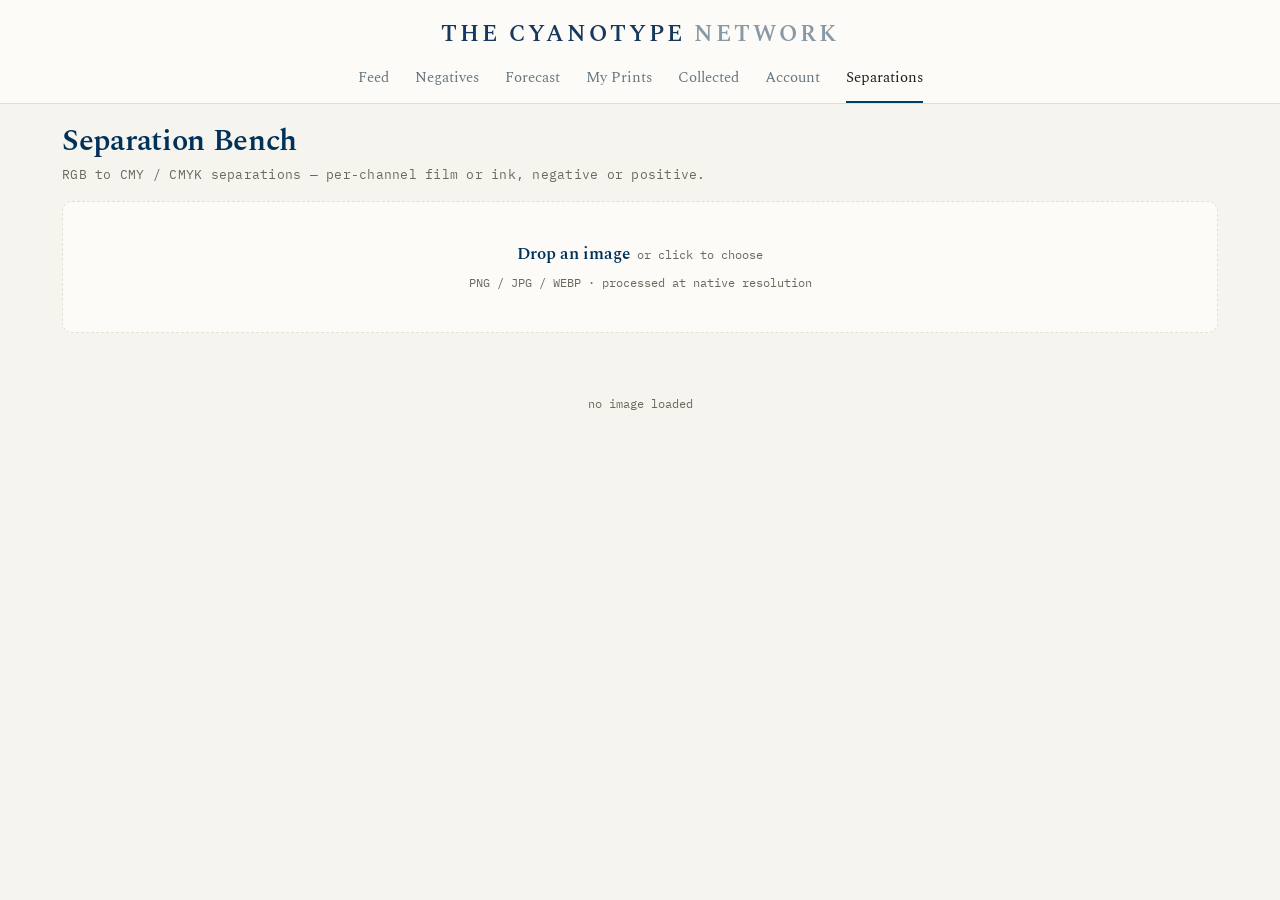
<file: CMYK.html>
<!DOCTYPE html>
<html lang="en">
<head>
<meta charset="UTF-8">
<meta name="viewport" content="width=device-width, initial-scale=1.0">
<title>Separations · The Cyanotype Network</title>
<link rel="preconnect" href="https://fonts.googleapis.com">
<link rel="preconnect" href="https://fonts.gstatic.com" crossorigin>
<link href="https://fonts.googleapis.com/css2?family=Spectral:ital,wght@0,400;0,500;0,600;1,400&family=IBM+Plex+Sans:wght@400;500;600&family=IBM+Plex+Mono:wght@400;500&display=swap" rel="stylesheet">
<style>
  :root{
    --paper:#f6f4ee;
    --card:#fcfbf7;
    --ink:#1c1c1c;
    --ink-soft:#4a4a44;
    --blue:#003e64;
    --blue-bright:#0a5c8f;
    --prussian:#003159;
    --line:#e4dfd1;
    --line-soft:#efeadd;
    --muted:#6b695e;
    --danger:#a34434;
    --help-bg:#deedb6;
    --help-ink:#40561f;
    --field:#8a8a8a;                 /* neutral viewing field for judging plates */
    --serif:"Spectral",Georgia,serif;
    --sans:"IBM Plex Sans",system-ui,sans-serif;
    --mono:"IBM Plex Mono",ui-monospace,monospace;
  }
  *{box-sizing:border-box}
  html,body{margin:0;min-height:100%}
  body{background:var(--paper);color:var(--ink);font-family:var(--sans);font-size:14px;line-height:1.5;-webkit-font-smoothing:antialiased}

  /* masthead (Network chrome) */
  .masthead{padding:18px 22px 0;border-bottom:1px solid var(--line);background:var(--card);text-align:center}
  .wordmark{font-family:var(--serif);font-size:23px;font-weight:600;letter-spacing:.13em;display:inline-block}
  .wordmark .a{color:#16385c}
  .wordmark .b{color:#8899a6}
  .nav{display:flex;gap:26px;justify-content:center;flex-wrap:wrap;margin-top:14px}
  .nav a{font-family:var(--serif);font-size:15px;color:#66757f;text-decoration:none;padding-bottom:12px;border-bottom:2px solid transparent}
  .nav a:hover{color:var(--blue)}
  .nav a[aria-current]{color:var(--ink);border-bottom-color:var(--blue)}

  .container{max-width:1200px;margin:0 auto;padding:22px 22px 60px}
  .page-head{margin-bottom:18px}
  .page-head h1{font-family:var(--serif);font-weight:600;font-size:30px;line-height:1.05;margin:0;color:var(--prussian);letter-spacing:-.01em}
  .page-sub{display:block;margin-top:7px;color:var(--muted);font-size:12.5px;font-family:var(--mono);letter-spacing:.02em}

  /* drop zone */
  #drop{border:1px dashed var(--line);border-radius:10px;background:var(--card);padding:34px;text-align:center;cursor:pointer;transition:border-color .15s,background .15s}
  #drop.hot{border-color:var(--blue-bright);background:#fff}
  #drop p{margin:6px 0;font-family:var(--mono);font-size:12px;color:var(--muted)}
  #drop strong{color:var(--prussian);font-family:var(--serif);font-size:17px;font-weight:600}

  /* controls */
  .controls{display:flex;gap:24px;flex-wrap:wrap;align-items:flex-end;background:var(--card);border:1px solid var(--line);border-radius:10px;padding:16px 18px;margin-top:16px}
  .ctl{display:flex;flex-direction:column;gap:7px}
  .ctl > label{font-family:var(--mono);font-size:10px;letter-spacing:.14em;text-transform:uppercase;color:var(--muted)}
  .seg{display:flex;border:1px solid var(--line);border-radius:6px;overflow:hidden}
  .seg button{background:var(--card);color:var(--muted);border:0;padding:8px 13px;font-family:var(--mono);font-size:12px;cursor:pointer;border-right:1px solid var(--line)}
  .seg button:last-child{border-right:0}
  .seg button[aria-pressed="true"]{background:var(--blue);color:#fff;font-weight:600}
  .seg button:focus-visible{outline:2px solid var(--blue-bright);outline-offset:2px}
  .check{display:flex;align-items:center;gap:8px;font-family:var(--mono);font-size:12px;cursor:pointer;color:var(--ink)}
  .check input{accent-color:var(--blue);width:15px;height:15px}
  .push{background:var(--blue);border:1px solid var(--blue);color:#fff;padding:9px 15px;font-family:var(--mono);font-size:12px;border-radius:6px;cursor:pointer}
  .push:hover{background:var(--blue-bright);border-color:var(--blue-bright)}
  .push:disabled{opacity:.4;cursor:not-allowed}
  .push:focus-visible{outline:2px solid var(--blue-bright);outline-offset:2px}

  /* plates */
  #plates{display:grid;grid-template-columns:repeat(auto-fit,minmax(230px,1fr));gap:16px;margin-top:22px}
  .plate{border:1px solid var(--line);border-radius:10px;background:var(--card);overflow:hidden;display:flex;flex-direction:column}
  .plate .bar{display:flex;justify-content:space-between;align-items:baseline;padding:10px 12px;border-bottom:1px solid var(--line-soft)}
  .plate .name{font-family:var(--mono);font-size:12px;letter-spacing:.08em;color:var(--ink)}
  .plate .cov{font-family:var(--mono);font-size:11px;color:var(--muted)}
  .plate .stage{background:var(--field);padding:14px;display:flex;justify-content:center;align-items:center;min-height:120px}
  .plate canvas{max-width:100%;height:auto;display:block;box-shadow:0 0 0 1px rgba(0,0,0,.25)}
  .plate .foot{padding:9px 12px;border-top:1px solid var(--line-soft)}
  .plate .foot button{width:100%;background:transparent;border:1px solid var(--line);color:var(--ink);padding:7px;font-family:var(--mono);font-size:11px;border-radius:6px;cursor:pointer}
  .plate .foot button:hover{border-color:var(--blue);color:var(--blue)}

  .empty{color:var(--muted);font-family:var(--mono);font-size:12px;padding:40px 0;text-align:center}
  .note{margin-top:26px;padding-top:16px;border-top:1px solid var(--line);font-family:var(--mono);font-size:11px;color:var(--muted);line-height:1.7}
  .note b{color:var(--ink)}
  .dot{display:inline-block;width:9px;height:9px;border-radius:50%;margin-right:6px;vertical-align:baseline}

  @media (prefers-reduced-motion:reduce){*{transition:none!important}}
</style>
</head>
<body>
<div class="masthead">
  <div class="wordmark"><span class="a">THE CYANOTYPE</span> <span class="b">NETWORK</span></div>
  <nav class="nav">
    <a href="index.html#/feed">Feed</a>
    <a href="index.html#/negatives">Negatives</a>
    <a href="index.html#/forecast">Forecast</a>
    <a href="index.html#/mine">My Prints</a>
    <a href="index.html#/collected">Collected</a>
    <a href="index.html#/account">Account</a>
    <a href="#" aria-current="page">Separations</a>
  </nav>
</div>
<script>if(window.self!==window.top){var _m=document.querySelector('.masthead');if(_m)_m.style.display='none';document.body.style.background='transparent';document.documentElement.classList.add('embedded');}</script>

<div class="container">
  <div class="page-head">
    <h1>Separation Bench</h1>
    <span class="page-sub">RGB to CMY / CMYK separations — per-channel film or ink, negative or positive.</span>
  </div>

  <div id="drop" tabindex="0" role="button" aria-label="Load an image">
    <p><strong>Drop an image</strong> or click to choose</p>
    <p>PNG / JPG / WEBP · processed at native resolution</p>
  </div>
  <input type="file" id="file" accept="image/*" hidden>

  <div class="controls" id="controls" style="display:none">
    <div class="ctl">
      <label>Plates</label>
      <div class="seg" id="segK" role="group">
        <button data-v="cmy"  aria-pressed="true">CMY · 3 dye</button>
        <button data-v="cmyk" aria-pressed="false">CMYK · 4</button>
      </div>
    </div>
    <div class="ctl">
      <label>Output</label>
      <div class="seg" id="segPol" role="group">
        <button data-v="neg" aria-pressed="true">Negative</button>
        <button data-v="pos" aria-pressed="false">Positive</button>
      </div>
    </div>
    <div class="ctl">
      <label>Render</label>
      <div class="seg" id="segView" role="group">
        <button data-v="film" aria-pressed="true">Film (gray)</button>
        <button data-v="ink"  aria-pressed="false">Ink color</button>
      </div>
    </div>
    <div class="ctl">
      <label>Alignment</label>
      <label class="check"><input type="checkbox" id="reg"> Registration marks</label>
    </div>
    <div class="ctl">
      <label>&nbsp;</label>
      <button class="push" id="dlAll">Download all plates</button>
    </div>
  </div>

  <div id="plates"><div class="empty">no image loaded</div></div>

  <div class="note" id="note" style="display:none">
    <b>Negative</b> — clear where the ink prints; expose through it on transparency.
    <b>Positive</b> — opaque where the ink prints; for screen photo-emulsion.
  </div>
</div>

<script>
(function(){
  "use strict";
  var drop=document.getElementById('drop'),
      file=document.getElementById('file'),
      controls=document.getElementById('controls'),
      platesEl=document.getElementById('plates'),
      note=document.getElementById('note');

  var state={ img:null, w:0, h:0,
              cov:null,          // {c,m,y,k} Uint8ClampedArray coverage 0..255
              useK:false, pol:'neg', view:'film', reg:false };

  var CH=[
    {key:'c', name:'Cyan',    rgb:[0,174,239]},
    {key:'m', name:'Magenta', rgb:[236,0,140]},
    {key:'y', name:'Yellow',  rgb:[255,222,23]},
    {key:'k', name:'Black',   rgb:[26,26,26]}
  ];

  /* ---- input ---- */
  drop.addEventListener('click',function(){file.click();});
  drop.addEventListener('keydown',function(e){if(e.key==='Enter'||e.key===' '){e.preventDefault();file.click();}});
  drop.addEventListener('dragover',function(e){e.preventDefault();drop.classList.add('hot');});
  drop.addEventListener('dragleave',function(){drop.classList.remove('hot');});
  drop.addEventListener('drop',function(e){e.preventDefault();drop.classList.remove('hot');if(e.dataTransfer.files[0])load(e.dataTransfer.files[0]);});
  file.addEventListener('change',function(){if(file.files[0])load(file.files[0]);});

  function load(f){
    if(!/^image\//.test(f.type)){platesEl.innerHTML='<div class="empty">that file isn\'t an image</div>';return;}
    var url=URL.createObjectURL(f);
    var im=new Image();
    im.onload=function(){URL.revokeObjectURL(url);state.img=im;state.w=im.naturalWidth;state.h=im.naturalHeight;separate();controls.style.display='flex';note.style.display='block';drop.querySelector('strong').textContent=f.name;};
    im.onerror=function(){URL.revokeObjectURL(url);platesEl.innerHTML='<div class="empty">couldn\'t decode that image</div>';};
    im.src=url;
  }

  /* ---- one-pass RGB -> coverage arrays ---- */
  function separate(){
    var w=state.w,h=state.h,n=w*h;
    var c=document.createElement('canvas');c.width=w;c.height=h;
    var cx=c.getContext('2d',{willReadFrequently:true});
    cx.drawImage(state.img,0,0);
    var d=cx.getImageData(0,0,w,h).data;
    var C=new Uint8ClampedArray(n),M=new Uint8ClampedArray(n),Y=new Uint8ClampedArray(n),K=new Uint8ClampedArray(n);
    var useK=state.useK;
    for(var i=0,p=0;i<n;i++,p+=4){
      var r=d[p]/255,g=d[p+1]/255,b=d[p+2]/255;
      var cc,mm,yy,kk;
      if(!useK){ cc=1-r; mm=1-g; yy=1-b; kk=0; }
      else{
        kk=1-Math.max(r,g,b);
        if(kk>=0.99999){cc=0;mm=0;yy=0;}
        else{var inv=1-kk;cc=(1-r-kk)/inv;mm=(1-g-kk)/inv;yy=(1-b-kk)/inv;}
      }
      C[i]=cc*255;M[i]=mm*255;Y[i]=yy*255;K[i]=kk*255;
    }
    state.cov={c:C,m:M,y:Y,k:K};
    render();
  }

  /* ---- render each plate ---- */
  function render(){
    if(!state.cov)return;
    var w=state.w,h=state.h,n=w*h;
    var active=state.useK?CH:CH.slice(0,3);
    platesEl.innerHTML='';
    active.forEach(function(ch){
      var cov=state.cov[ch.key];
      var sum=0;
      var neg=state.pol==='neg', ink=state.view==='ink';
      // margin only when marks are on, so targets sit OUTSIDE the artwork
      var m=state.reg?Math.max(28,Math.round(Math.min(w,h)*0.06)):0;
      var cw=w+2*m, chh=h+2*m;
      var cvs=document.createElement('canvas');cvs.width=cw;cvs.height=chh;
      var g=cvs.getContext('2d');
      // fill the whole plate with the zero-ink base tone for this mode
      g.fillStyle = ink ? '#fff' : (neg ? '#000' : '#fff');
      g.fillRect(0,0,cw,chh);
      var out=g.createImageData(w,h),o=out.data;
      for(var i=0,p=0;i<n;i++,p+=4){
        var v=cov[i];sum+=v;               // v = ink coverage 0..255
        if(ink){
          // ink laid on white paper; more coverage -> more toward ink hue
          var t=v/255;
          o[p]  =255-(255-ch.rgb[0])*t;
          o[p+1]=255-(255-ch.rgb[1])*t;
          o[p+2]=255-(255-ch.rgb[2])*t;
        }else{
          // film: negative -> clear(white) where ink is; positive -> opaque(black) where ink is
          var g8=neg?v:255-v;
          o[p]=o[p+1]=o[p+2]=g8;
        }
        o[p+3]=255;
      }
      g.putImageData(out,m,m);            // center the artwork inside the margin
      if(state.reg)drawReg(g,w,h,m,neg,ink);

      var pct=(sum/255/n*100).toFixed(1);
      var panel=document.createElement('div');panel.className='plate';
      panel.innerHTML=
        '<div class="bar"><span class="name"><span class="dot" style="background:rgb('+ch.rgb.join(',')+')"></span>'+ch.name+'</span>'+
        '<span class="cov">'+pct+'% cov</span></div>'+
        '<div class="stage"></div>'+
        '<div class="foot"><button>Download '+ch.name+' &darr;</button></div>';
      panel.querySelector('.stage').appendChild(cvs);
      panel.querySelector('.foot button').addEventListener('click',function(){save(cvs,ch.name);});
      platesEl.appendChild(panel);
    });
  }

  function drawReg(g,w,h,m,neg,ink){
    // targets centered in the margin bands, outside the artwork,
    // at identical positions on every plate so the layers register
    g.strokeStyle = ink ? '#111' : (neg ? '#fff' : '#000');
    var r=Math.max(6,m*0.4);
    g.lineWidth=Math.max(1,Math.round(Math.min(w,h)*0.003));
    var cx=m+w/2, cy=m+h/2;
    [[cx,m/2],[cx,m+h+m/2],[m/2,cy],[m+w+m/2,cy]].forEach(function(pt){
      g.beginPath();
      g.moveTo(pt[0]-r,pt[1]);g.lineTo(pt[0]+r,pt[1]);
      g.moveTo(pt[0],pt[1]-r);g.lineTo(pt[0],pt[1]+r);
      g.stroke();
      g.beginPath();g.arc(pt[0],pt[1],r*0.55,0,Math.PI*2);g.stroke();
    });
  }

  function save(cvs,label){
    var a=document.createElement('a');
    a.download='sep_'+label.toLowerCase()+'_'+state.pol+'.png';
    a.href=cvs.toDataURL('image/png');
    document.body.appendChild(a);a.click();a.remove();
  }

  /* ---- controls ---- */
  function seg(id,cb){
    var el=document.getElementById(id);
    el.addEventListener('click',function(e){
      var b=e.target.closest('button');if(!b)return;
      [].forEach.call(el.querySelectorAll('button'),function(x){x.setAttribute('aria-pressed',x===b);});
      cb(b.getAttribute('data-v'));
    });
  }
  seg('segK',function(v){state.useK=(v==='cmyk');separate();});      // changing K needs a re-split
  seg('segPol',function(v){state.pol=v;render();});
  seg('segView',function(v){state.view=v;render();});
  document.getElementById('reg').addEventListener('change',function(e){state.reg=e.target.checked;render();});
  document.getElementById('dlAll').addEventListener('click',function(){
    var cvs=platesEl.querySelectorAll('canvas');var names=(state.useK?CH:CH.slice(0,3));
    [].forEach.call(cvs,function(c,i){setTimeout(function(){save(c,names[i].name);},i*350);});
  });
})();
</script>
</body>
</html>
</file>
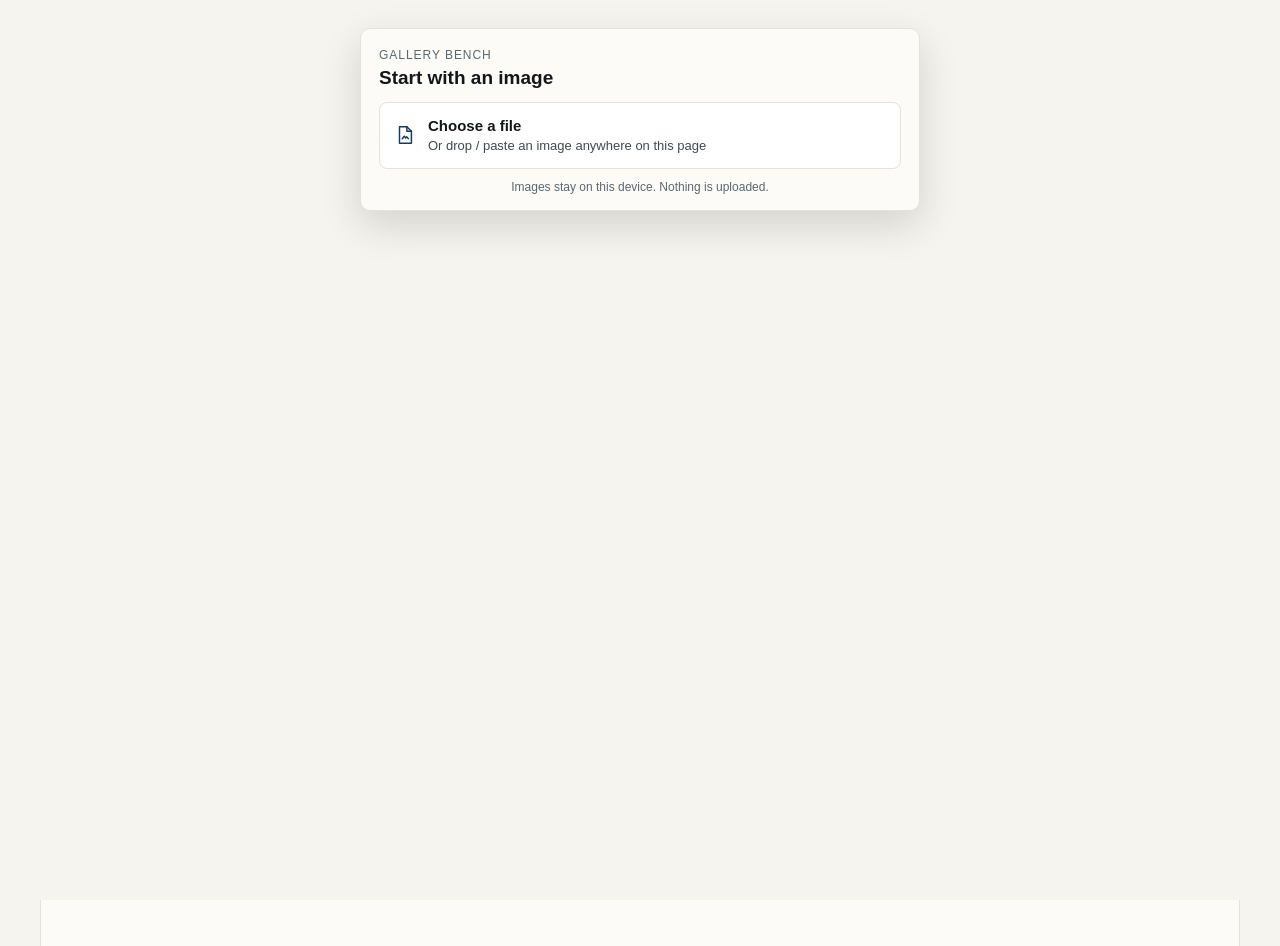
<file: gallerybench.html>
<!DOCTYPE html>
<html lang="en">
<head>
<meta charset="UTF-8">
<meta name="viewport" content="width=device-width, initial-scale=1.0">
<title>Gallery Bench · The Cyanotype Network</title>
<meta name="description" content="Square up and neutralize a photograph of a print. Everything stays on your device.">
<link rel="stylesheet" href="maker.css?v=14">
<script src="js/maker.js?v=15"></script>
<style>
/* ---- tokens: taken from the Network's style.css :root ---- */
:root{
  --ink:#14171a; --gray:#3f4a52; --faint:#5b6770;
  --divider:#e6e2d8; --paper:#fcfbf7; --chip:#f6f4ee;
  --prussian:#16385c; --prussian-deep:#0e2a47; --prussian-wash:#eef3f8;
  --help:#8a5a1e; --help-bg:#faf3e6;
  --live:#1f7a4d; --danger:#8a1e1e;
}
*{margin:0;padding:0;box-sizing:border-box;}
body{
  font-family:-apple-system,BlinkMacSystemFont,"Segoe UI",Roboto,Helvetica,Arial,sans-serif;
  background:var(--chip); color:var(--ink); font-size:16px; line-height:1.45;
}
.masthead{
  font-family:Georgia,'Times New Roman',serif; letter-spacing:.06em; font-size:17px;
  color:var(--prussian); padding:12px 14px 8px; background:var(--paper);
  border-bottom:1px solid var(--divider);
}
.wrap{ max-width:600px; margin:0 auto; background:var(--paper);
  border-left:1px solid var(--divider); border-right:1px solid var(--divider); min-height:100vh; }

.page-head{ padding:14px; border-bottom:1px solid var(--divider); }
.page-head h1{ font-size:18px; }
.page-sub{ font-size:14px; color:var(--gray); margin-top:2px; }

section{ padding:14px; border-bottom:1px solid var(--divider); }
.step{ font-size:13px; color:var(--gray); font-variant:small-caps; letter-spacing:.04em; margin-bottom:10px; }
.step b{ color:var(--prussian); font-weight:700; }

/* ---- load ---- */
.drop{
  border:1px dashed var(--divider); border-radius:6px; background:var(--chip);
  padding:28px 16px; text-align:center; color:var(--gray); font-size:15px; cursor:pointer;
}
.drop:hover,.drop.over{ border-color:var(--prussian); background:var(--prussian-wash); color:var(--ink); }
.drop b{ color:var(--prussian); }
input[type=file]{ display:none; }

/* ---- filmstrip ---- */
.strip{ display:flex; gap:8px; overflow-x:auto; padding-bottom:4px; }
.strip figure{ position:relative; flex:0 0 auto; }
.strip img{
  width:60px; height:60px; object-fit:contain; display:block; border-radius:4px;
  border:2px solid var(--divider); background:var(--prussian-wash); cursor:pointer;
}
.strip figure.active img{ border-color:var(--prussian); }
.strip figure.done::after{
  content:"✓"; position:absolute; right:2px; bottom:2px; font-size:11px; font-weight:700;
  color:#fff; background:var(--live); border-radius:3px; padding:0 3px;
}
.strip button{
  position:absolute; top:-4px; right:-4px; width:20px; height:20px; border-radius:50%;
  border:1px solid var(--divider); background:var(--paper); color:var(--gray);
  font:inherit; font-size:12px; line-height:1; cursor:pointer;
}

/* ---- stage ---- */
.stage{
  position:relative; background:var(--prussian-deep); border-radius:6px; padding:24px;
  touch-action:none; user-select:none;
}
.stage canvas{ display:block; width:100%; height:auto; }
.stage svg{ position:absolute; inset:0; width:100%; height:100%; pointer-events:none; }
.handle{
  position:absolute; width:44px; height:44px; margin:-22px 0 0 -22px; cursor:grab;
  display:flex; align-items:center; justify-content:center;
}
.handle::after{
  content:""; width:14px; height:14px; border-radius:50%;
  border:2px solid #fff; background:rgba(22,56,92,.55); box-shadow:0 0 0 1px rgba(0,0,0,.4);
}
.handle.live::after{ background:#fff; border-color:var(--prussian); }
.loupe{
  position:absolute; width:112px; height:112px; border-radius:50%; overflow:hidden;
  border:2px solid var(--paper); box-shadow:0 2px 10px rgba(0,0,0,.4);
  pointer-events:none; display:none; z-index:5; background:var(--prussian-deep);
}
.loupe.on{ display:block; }
.loupe canvas{ width:112px; height:112px; }
.hint{ font-size:13px; color:var(--gray); margin-top:8px; }

/* ---- result ---- */
.result{ background:var(--chip); border:1px solid var(--divider); border-radius:6px; padding:10px; }
.result canvas{ display:block; max-width:100%; height:auto; margin:0 auto; background:var(--paper); }
.result.picking canvas{ cursor:crosshair; }

/* ---- controls ---- */
label.field{ display:block; font-size:13px; color:var(--gray); margin:10px 0 4px;
  font-variant:small-caps; letter-spacing:.04em; }
select,input[type=number]{
  font:inherit; font-size:15px; width:100%; padding:9px 10px; min-height:44px;
  border:1px solid var(--divider); border-radius:6px; background:var(--paper); color:var(--ink);
}
.two{ display:flex; gap:10px; }
.two>div{ flex:1; }
.btn{
  font:inherit; font-size:15px; font-weight:600; width:100%; min-height:44px; padding:11px;
  border-radius:6px; border:1px solid var(--prussian); background:var(--prussian); color:#fff; cursor:pointer;
}
.btn:disabled{ opacity:.45; cursor:default; }
.btn.ghost{ background:transparent; color:var(--prussian); }
.btn.ghost:disabled{ color:var(--gray); border-color:var(--divider); }
.btnrow{ display:flex; gap:10px; margin-top:10px; }
:focus-visible{ outline:2px solid var(--prussian); outline-offset:2px; }

/* ---- readouts ---- */
.swatch{ display:inline-block; width:22px; height:22px; border-radius:3px;
  border:1px solid var(--divider); vertical-align:-6px; margin-right:8px; }
.measure{ font-size:14px; }
.measure div{ padding:7px 0; border-bottom:1px solid var(--divider); display:flex;
  justify-content:space-between; align-items:center; gap:10px; }
.measure div:last-child{ border-bottom:0; }
.measure span.k{ color:var(--gray); font-variant:small-caps; letter-spacing:.04em; }
.measure span.v{ font-family:ui-monospace,SFMono-Regular,Menlo,Consolas,monospace; font-size:13px; }
.note{ font-size:13px; color:var(--gray); margin-top:8px; }
.check{ display:flex; align-items:center; gap:8px; font-size:14px; color:var(--ink);
  margin-top:10px; cursor:pointer; min-height:44px; }
.check input{ width:20px; height:20px; accent-color:var(--prussian); flex:0 0 auto; }
.pieces{ border:1px solid var(--divider); border-radius:6px; }
.piece .mv{ display:flex; gap:4px; flex:0 0 auto; }
.piece .mv button{ width:34px; height:38px; border:1px solid var(--divider); border-radius:5px;
  background:var(--paper); color:var(--prussian); font:inherit; font-size:15px; line-height:1; cursor:pointer; }
.piece .mv button:disabled{ color:var(--faint); cursor:default; }
.piece{ display:flex; gap:10px; align-items:center; padding:8px 10px; border-bottom:1px solid var(--divider); }
.piece:last-child{ border-bottom:0; }
.piece img{ width:38px; height:38px; object-fit:contain; background:var(--prussian-wash);
  border-radius:3px; flex:0 0 auto; }
.piece .nm{ flex:1 1 auto; min-width:0; font-size:13px; color:var(--gray);
  overflow:hidden; text-overflow:ellipsis; white-space:nowrap; }
.piece select{ flex:0 0 auto; width:auto; max-width:46%; font-size:13px; min-height:38px; padding:6px 8px; }
.warn{ font-size:13px; color:var(--help); background:var(--help-bg);
  border:1px solid #eadfc8; border-radius:4px; padding:9px 10px; margin-top:10px; }
.bar{ height:4px; background:var(--divider); border-radius:2px; overflow:hidden; margin-top:10px; display:none; }
.bar.on{ display:block; }
.bar i{ display:block; height:100%; width:0; background:var(--prussian); transition:width .12s linear; }
.hide{ display:none !important; }
@media (prefers-reduced-motion:reduce){ *{ transition:none !important; } }
/* ---- desktop: widen the column to match the rest of the Network ---- */
@media (min-width: 900px){
  .wrap{ max-width:1200px; }
}

/* ---- shared maker space ---- */
#chipHost{ position:static; margin-bottom:10px; }
html.mk-on #strip{ flex:0 0 auto; margin:0; padding:2px 0; overflow:visible; }
html.mk-on #strip img{ width:36px; height:36px; border-width:2px; }
html.mk-on #strip button{ display:none; }
html.mk-on #stage, html.mk-on #result, html.mk-on #wallRes{ display:none; align-items:center; justify-content:center; padding:12px !important; }
html.mk-on[data-gb-view="square"] #stage,
html.mk-on[data-gb-view="result"] #result,
html.mk-on[data-gb-view="wall"] #wallRes{ display:flex; }
html.mk-on #stage canvas, html.mk-on #result canvas, html.mk-on #wallRes canvas{
  width:auto; height:auto; max-width:100%; max-height:calc(var(--mk-stage-h,400px) - 24px); margin:0; }
html.mk-on #stage{ background:#2b2f33 !important; }
.mk-panel .pieces{ border:1px solid var(--mk-divider) !important; border-radius:8px; }
</style>
</head>
<body>

<div class="masthead">GALLERY BENCH</div>
<script>
/* Hide the masthead when embedded in the app shell, matching negatives.html. */
if (window.self !== window.top) {
  var _m = document.querySelector('.masthead');
  if (_m) _m.style.display = 'none';
  document.body.style.background = 'transparent';
}
</script>

<div class="wrap">

  <div class="page-head">
    <h1>Gallery Bench</h1>
    <div class="page-sub">Square up a photo of a print and neutralize its paper. Nothing leaves your device.</div>
  </div>

  <!-- 1 · PHOTOS -->
  <section id="secLoad">
    <div class="step"><b>1</b> · Photos</div>
    <div class="mk-chip-host" id="chipHost"></div>
    <div class="strip hide" id="strip"></div>
  </section>

  <!-- 2 · SQUARE -->
  <section id="secSquare" class="hide">
    <div class="step"><b>2</b> · Square</div>
    <div class="stage" id="stage">
      <canvas id="cv"></canvas>
      <svg id="ov" preserveAspectRatio="none"><polygon id="poly"
        fill="rgba(238,243,248,.14)" stroke="#fff" stroke-width="1.5" vector-effect="non-scaling-stroke"></polygon></svg>
      <div class="loupe" id="loupe"><canvas id="lcv" width="112" height="112"></canvas></div>
    </div>
    <div class="hint">Drag each marker onto a corner of the paper. The loupe shows what sits under your finger.</div>
    <label class="check"><input type="checkbox" id="snap90"> Constrain to a rectangle — keeps all four corners at 90°</label>
    <div class="btnrow">
      <button class="btn ghost" id="btnReset">Reset to full frame</button>
    </div>

    <label class="field" for="aspect">Paper size</label>
    <select id="aspect">
      <option value="auto">Estimate from the corners</option>
      <option value="8x8">8 × 8 in</option>
      <option value="8x10">8 × 10 in</option>
      <option value="9x12">9 × 12 in</option>
      <option value="11x14">11 × 14 in</option>
      <option value="8.27x11.69">A4</option>
      <option value="11.69x16.54">A3</option>
      <option value="10x8">10 × 8 in (landscape)</option>
      <option value="14x11">14 × 11 in (landscape)</option>
      <option value="11.69x8.27">A4 (landscape)</option>
    </select>
    <div class="note">Estimating from the corners bakes the camera's foreshortening into the result. Naming the sheet also lets the wall hang these at their true relative sizes.</div>
  </section>

  <!-- 3 · NEUTRALIZE -->
  <section id="secColor" class="hide">
    <div class="step"><b>3</b> · Neutralize</div>
    <div class="result" id="result"><canvas id="rcv"></canvas></div>
    <div class="btnrow">
      <button class="btn ghost" id="btnPick">Pick paper white</button>
      <button class="btn ghost" id="btnClearWB" disabled>Clear</button>
    </div>
    <div class="note" id="wbNote">Tap an unexposed margin — bare paper, no image. Everything is measured from that patch.</div>
    <div class="warn">
      Nothing here adjusts contrast, saturation, or sharpness. On a cyanotype the blue is the
      subject, and automatic correction reads it as a cast to remove.
    </div>
  </section>

  <!-- 4 · MEASURE -->
  <section id="secMeasure" class="hide">
    <div class="step"><b>4</b> · Measured</div>
    <div class="measure" id="measure"></div>
    <div class="btnrow"><button class="btn ghost" id="btnCopy">Copy for a field report</button></div>
  </section>

  <!-- 5 · EXPORT -->
  <section id="secExport" class="hide">
    <div class="step"><b>5</b> · Export</div>
    <div class="two">
      <div>
        <label class="field" for="longEdge">Long edge</label>
        <input type="number" id="longEdge" value="4000" min="600" max="8000" step="100">
      </div>
      <div>
        <label class="field" for="quality">JPEG quality</label>
        <input type="number" id="quality" value="95" min="60" max="100" step="1">
      </div>
    </div>
    <div class="btnrow"><button class="btn" id="btnExport">Export corrected files</button></div>
    <div class="bar" id="bar"><i id="barFill"></i></div>
    <div class="note" id="exportNote"></div>
    <div class="btnrow hide" id="manifestRow">
      <button class="btn ghost" id="btnManifest">Download manifest</button>
    </div>
  </section>

  <!-- 6 · HANG -->
  <section id="secHang" class="hide">
    <div class="step"><b>6</b> · Hang</div>
    <div class="result" id="wallRes"><canvas id="wcv"></canvas></div>

    <div class="two">
      <div>
        <label class="field" for="wallShape">Wall shape</label>
        <select id="wallShape">
          <option value="1.5">3 : 2</option>
          <option value="1.3333" selected>4 : 3</option>
          <option value="1">Square</option>
          <option value="1.7778">16 : 9</option>
        </select>
      </div>
      <div>
        <label class="field" for="arrange">Arrangement</label>
        <select id="arrange">
          <option value="balanced" selected>Balanced rows</option>
          <option value="ordered">Rows, in my order</option>
          <option value="circular">Circular</option>
          <option value="salon">Salon — shuffled</option>
        </select>
      </div>
    </div>

    <div class="two">
      <div>
        <label class="field" for="rows">Rows</label>
        <select id="rows">
          <option value="0" selected>Auto</option>
          <option value="1">One line</option>
          <option value="2">Two</option>
          <option value="3">Three</option>
          <option value="4">Four</option>
          <option value="5">Five</option>
        </select>
      </div>
      <div>
        <label class="field" for="scaleMode">Scale</label>
        <select id="scaleMode">
          <option value="true" selected>True relative size</option>
          <option value="even">Even visual weight</option>
        </select>
      </div>
    </div>

    <div class="two">
      <div>
        <label class="field" for="wallColor">Wall colour</label>
        <select id="wallColor">
          <option value="gallery" selected>Gallery warm</option>
          <option value="white">Gallery white</option>
          <option value="bone">Bone</option>
          <option value="grey">Pale grey</option>
          <option value="sage">Sage</option>
          <option value="clay">Clay</option>
          <option value="charcoal">Charcoal</option>
          <option value="prussian">Prussian</option>
        </select>
      </div>
      <div>
        <label class="field" for="wallTexture">Wall surface</label>
        <select id="wallTexture">
          <option value="none">Smooth</option>
          <option value="plaster" selected>Plaster</option>
          <option value="concrete">Concrete</option>
          <option value="linen">Linen</option>
          <option value="canvas">Canvas weave</option>
        </select>
      </div>
    </div>

    <div class="two">
      <div>
        <label class="field" for="matWidth">Mat</label>
        <select id="matWidth">
          <option value="none">No mat</option>
          <option value="s">Narrow — 1.5 in</option>
          <option value="m" selected>Standard — 2 in</option>
          <option value="l">Wide — 3 in</option>
        </select>
      </div>
    </div>

    <div class="two">
      <div>
        <label class="field" for="matColor">Mat board</label>
        <select id="matColor">
          <option value="white" selected>Bright white</option>
          <option value="cream">Off-white</option>
          <option value="grey">Warm grey</option>
        </select>
      </div>
      <div>
        <label class="field" for="frameColor">Frame finish</label>
        <select id="frameColor">
          <option value="black" selected>Black</option>
          <option value="ebony">Ebony</option>
          <option value="walnut">Walnut</option>
          <option value="oak">Natural oak</option>
          <option value="maple">Maple</option>
          <option value="driftwood">Driftwood</option>
          <option value="white">White</option>
          <option value="gold">Gilt</option>
          <option value="silver">Brushed silver</option>
        </select>
      </div>
    </div>

    <div class="two">
      <div>
        <label class="field" for="frameWidth">Frame</label>
        <select id="frameWidth">
          <option value="none">No frame</option>
          <option value="thin">Thin — 0.25 in</option>
          <option value="std" selected>Standard — 0.5 in</option>
          <option value="wide">Wide — 0.9 in</option>
        </select>
      </div>
      <div>
        <label class="field" for="frameTexture">Frame surface</label>
        <select id="frameTexture">
          <option value="flat">Flat</option>
          <option value="wood" selected>Wood grain</option>
          <option value="brushed">Brushed metal</option>
          <option value="gilded">Gilded</option>
        </select>
      </div>
    </div>

    <label class="field" for="spacing">Space between works — <span id="spacingVal">4</span> in</label>
    <input type="range" id="spacing" min="1" max="12" step="0.5" value="4" style="width:100%">

    <div class="btnrow hide" id="shuffleRow">
      <button class="btn ghost" id="btnShuffle">Reshuffle the salon</button>
    </div>

    <label class="field">Individual pieces</label>
    <div class="pieces" id="pieces"></div>

    <div class="note" id="hangNote"></div>
    <div class="btnrow">
      <button class="btn" id="btnWall">Export gallery wall</button>
    </div>
    <div class="bar" id="wbar"><i id="wbarFill"></i></div>
  </section>

</div>

<!-- ============ export worker ============ -->
<script id="workerSrc" type="text/js-worker">
function solve8(A, b){
  var n = 8, i, j, k;
  for (i = 0; i < n; i++){
    var piv = i;
    for (j = i + 1; j < n; j++) if (Math.abs(A[j][i]) > Math.abs(A[piv][i])) piv = j;
    var t = A[i]; A[i] = A[piv]; A[piv] = t;
    var tb = b[i]; b[i] = b[piv]; b[piv] = tb;
    var d = A[i][i];
    if (Math.abs(d) < 1e-12) throw new Error("Those corners do not form a usable quadrilateral.");
    for (j = i; j < n; j++) A[i][j] /= d;
    b[i] /= d;
    for (k = 0; k < n; k++){
      if (k === i) continue;
      var f = A[k][i];
      if (!f) continue;
      for (j = i; j < n; j++) A[k][j] -= f * A[i][j];
      b[k] -= f * b[i];
    }
  }
  return b;
}

/* Homography mapping DESTINATION pixels back to SOURCE pixels, so no inversion is needed.
   dst corners are the output rectangle; src corners are the four picked points.
   Order throughout is top-left, top-right, bottom-right, bottom-left. */
function destToSrc(src, W, H){
  var dst = [[0,0],[W,0],[W,H],[0,H]];
  var A = [], b = [];
  for (var i = 0; i < 4; i++){
    var u = dst[i][0], v = dst[i][1], x = src[i][0], y = src[i][1];
    A.push([u, v, 1, 0, 0, 0, -u * x, -v * x]); b.push(x);
    A.push([0, 0, 0, u, v, 1, -u * y, -v * y]); b.push(y);
  }
  return solve8(A, b);
}

self.onmessage = async function(e){
  var job = e.data;
  try {
    var bmp = await createImageBitmap(job.file, { imageOrientation: "from-image" });

    // Bound the decode. A 48MP phone photo is ~190MB as RGBA and will kill a mobile tab.
    var scale = Math.min(1, job.maxDecode / Math.max(bmp.width, bmp.height));
    if (scale < 1){
      var small = await createImageBitmap(bmp, {
        resizeWidth: Math.round(bmp.width * scale),
        resizeHeight: Math.round(bmp.height * scale),
        resizeQuality: "high"
      });
      bmp.close();
      bmp = small;
    }

    var sw = bmp.width, sh = bmp.height;
    var sc = new OffscreenCanvas(sw, sh);
    var sctx = sc.getContext("2d", { willReadFrequently: true });
    sctx.drawImage(bmp, 0, 0);
    bmp.close();
    var src = sctx.getImageData(0, 0, sw, sh).data;

    var W = job.W, H = job.H;
    var pts = job.quad.map(function(p){ return [p[0] * sw, p[1] * sh]; });
    var h = destToSrc(pts, W, H);
    var a = h[0], bb = h[1], c = h[2], d = h[3], ee = h[4], f = h[5], g = h[6], hh = h[7];

    // Channel lookup tables for the paper-white correction.
    var lut = null;
    if (job.wb){
      lut = [new Uint8Array(256), new Uint8Array(256), new Uint8Array(256)];
      for (var ch = 0; ch < 3; ch++)
        for (var v = 0; v < 256; v++)
          lut[ch][v] = Math.max(0, Math.min(255, Math.round(v * job.wb[ch])));
    }

    var out = new OffscreenCanvas(W, H);
    var octx = out.getContext("2d");
    var BAND = 128;

    for (var y0 = 0; y0 < H; y0 += BAND){
      var bh = Math.min(BAND, H - y0);
      var band = octx.createImageData(W, bh);
      var o = band.data;

      for (var yy = 0; yy < bh; yy++){
        var vy = y0 + yy + 0.5;
        for (var xx = 0; xx < W; xx++){
          var ux = xx + 0.5;
          var den = g * ux + hh * vy + 1;
          var fx = (a * ux + bb * vy + c) / den;
          var fy = (d * ux + ee * vy + f) / den;
          var di = (yy * W + xx) * 4;

          if (fx < 0 || fy < 0 || fx > sw - 1 || fy > sh - 1){
            o[di] = 255; o[di+1] = 255; o[di+2] = 255; o[di+3] = 255;
            continue;
          }

          var x0 = fx | 0, y1 = fy | 0;
          var tx = fx - x0, ty = fy - y1;
          var x1 = x0 + 1 < sw ? x0 + 1 : x0;
          var y2 = y1 + 1 < sh ? y1 + 1 : y1;
          var i00 = (y1 * sw + x0) * 4, i10 = (y1 * sw + x1) * 4;
          var i01 = (y2 * sw + x0) * 4, i11 = (y2 * sw + x1) * 4;
          var w00 = (1-tx)*(1-ty), w10 = tx*(1-ty), w01 = (1-tx)*ty, w11 = tx*ty;

          for (var k = 0; k < 3; k++){
            var val = src[i00+k]*w00 + src[i10+k]*w10 + src[i01+k]*w01 + src[i11+k]*w11;
            var iv = val < 0 ? 0 : val > 255 ? 255 : val | 0;
            o[di+k] = lut ? lut[k][iv] : iv;
          }
          o[di+3] = 255;
        }
      }

      octx.putImageData(band, 0, y0);
      self.postMessage({ progress: (y0 + bh) / H });
      await new Promise(function(r){ setTimeout(r, 0); });
    }

    var blob = await out.convertToBlob({ type: "image/jpeg", quality: job.quality });
    self.postMessage({ done: true, blob: blob, outW: W, outH: H, decodedW: sw, decodedH: sh });
  } catch (err) {
    self.postMessage({ error: String(err && err.message ? err.message : err) });
  }
};
</script>

<script>
"use strict";

var PREVIEW_MAX = 1400;   // interactive working size
var MAX_DECODE  = 4600;   // ceiling for the full-res pass in the worker
var LOUPE_ZOOM  = 4;

var items = [], active = -1, worker = null, manifest = null;
var picking = false, dragging = null;

var $ = function(id){ return document.getElementById(id); };
var cv = $("cv"), ctx = cv.getContext("2d");
var rcv = $("rcv"), rctx = rcv.getContext("2d", { willReadFrequently: true });
var lcv = $("lcv"), lctx = lcv.getContext("2d");

/* ---------------- loading ---------------- */

// Photos come in through the shared start sheet (your prints, camera, file, recent).
// ids: the tray id each file is kept under on this device, so the session can come back.
async function add(fileList, ids){
  var files = Array.prototype.slice.call(fileList);
  for (var i = 0; i < files.length; i++){
    var f = files[i];
    if (!/^image\//.test(f.type) && !/\.(heic|heif)$/i.test(f.name || "")) continue;
    try {
      var full = await createImageBitmap(f, { imageOrientation: "from-image" });
      var s = Math.min(1, PREVIEW_MAX / Math.max(full.width, full.height));
      var prev = s < 1
        ? await createImageBitmap(full, {
            resizeWidth: Math.round(full.width * s),
            resizeHeight: Math.round(full.height * s),
            resizeQuality: "high" })
        : full;
      if (prev !== full) full.close();

      items.push({
        file: f,
        name: f.name,
        bmp: prev,
        srcW: prev.width, srcH: prev.height,
        quad: [[0,0],[1,0],[1,1],[0,1]],   // full frame, normalized 0–1
        paper: "auto", mount: "default", wb: null, paperRGB: null, exported: false,
        trayId: ids && ids[i] || null
      });
    } catch (err) {
      note("Could not read " + f.name + ". Try exporting it as JPEG first.");
    }
  }
  if (items.length && active < 0) active = 0;
  drawStrip();
  showStages();
  select(active);
  drawPieces();
  chip();
  saveSession();
  if (window.Maker) Maker.refit();
}
function asFile(blob, name){
  try { return new File([blob], name || "photo.jpg", { type: blob.type || "image/jpeg" }); }
  catch (e) { blob.name = name; return blob; }
}
function chip(){
  if (!window.Maker) return;
  var n = items.length, it = items[active];
  Maker.setChip(n === 1 ? (it ? it.name : "1 photo") : n + " photos", it && it.thumb, "Add");
}

/* ---------------- keeping the session on this device ---------------- */
var HANG = ["wallShape","arrange","rows","scaleMode","wallColor","wallTexture","matWidth","matColor","frameWidth","frameColor","frameTexture","spacing","longEdge","quality"];
var saveT = 0, restoring = false;
function saveSession(){
  if (!window.Maker || restoring) return;
  clearTimeout(saveT);
  saveT = setTimeout(function(){
    var hang = {}; HANG.forEach(function(id){ hang[id] = $(id).value; });
    hang.snap90 = $("snap90").checked;
    Maker.Tray.meta("gb:session", {
      active: active,
      items: items.filter(function(it){ return it.trayId; }).map(function(it){
        return { id: it.trayId, name: it.name, quad: it.quad, paper: it.paper, mount: it.mount, wb: it.wb, paperRGB: it.paperRGB };
      }),
      hang: hang
    });
  }, 500);
}
async function restoreSession(){
  var ses = await Maker.Tray.meta("gb:session");
  if (!ses || !ses.items || !ses.items.length) return false;
  restoring = true;
  var files = [], ids = [], saved = [];
  for (var i = 0; i < ses.items.length; i++){
    var rec = await Maker.Tray.get(ses.items[i].id);
    if (!rec) continue;
    files.push(asFile(rec.blob, ses.items[i].name || rec.name)); ids.push(rec.id); saved.push(ses.items[i]);
  }
  if (ses.hang){
    HANG.forEach(function(id){ if (ses.hang[id] != null) $(id).value = ses.hang[id]; });
    $("snap90").checked = !!ses.hang.snap90;
    $("spacingVal").textContent = $("spacing").value;
  }
  await add(files, ids);
  items.forEach(function(it, k){
    var s = saved[k]; if (!s) return;
    it.quad = s.quad || it.quad; it.paper = s.paper || "auto"; it.mount = s.mount || "default";
    it.wb = s.wb || null; it.paperRGB = s.paperRGB || null;
  });
  restoring = false;
  if (items.length){ select(Math.min(ses.active || 0, items.length - 1)); drawPieces(); chip(); }
  return items.length > 0;
}

function drawStrip(){
  var strip = $("strip");
  strip.classList.toggle("hide", !items.length);
  strip.innerHTML = "";
  items.forEach(function(it, i){
    var fig = document.createElement("figure");
    fig.className = (i === active ? "active " : "") + (it.exported ? "done" : "");
    var c = document.createElement("canvas");
    c.width = c.height = 120;
    var g = c.getContext("2d");
    g.fillStyle = "#eef3f8"; g.fillRect(0, 0, 120, 120);
    var sc = Math.min(120 / it.srcW, 120 / it.srcH);
    var w = it.srcW * sc, h = it.srcH * sc;
    g.drawImage(it.bmp, (120 - w) / 2, (120 - h) / 2, w, h);
    it.thumb = c.toDataURL("image/jpeg", 0.7);
    var img = document.createElement("img");
    img.src = it.thumb;
    img.alt = it.name;
    img.onclick = function(){ select(i); };
    var rm = document.createElement("button");
    rm.textContent = "×";
    rm.title = "Remove " + it.name;
    rm.onclick = function(ev){ ev.stopPropagation(); remove(i); };
    fig.appendChild(img); fig.appendChild(rm);
    strip.appendChild(fig);
  });
}

function remove(i){
  items[i].bmp.close();
  items.splice(i, 1);
  if (active >= items.length) active = items.length - 1;
  drawStrip(); showStages();
  if (active >= 0) select(active); else clearStage();
  drawPieces();
  chip(); saveSession();
  if (!items.length && window.Maker) Maker.openStart(false);
}

function showStages(){
  var on = items.length > 0;
  ["secSquare","secColor","secMeasure","secExport","secHang"].forEach(function(id){
    $(id).classList.toggle("hide", !on);
  });
}

function clearStage(){
  ctx.clearRect(0, 0, cv.width, cv.height);
  rctx.clearRect(0, 0, rcv.width, rcv.height);
  $("measure").innerHTML = "";
}

function select(i){
  if (i < 0 || i >= items.length) return;
  active = i;
  drawStrip();
  var it = items[i];
  cv.width = it.srcW; cv.height = it.srcH;
  ctx.drawImage(it.bmp, 0, 0);
  $("ov").setAttribute("viewBox", "0 0 " + it.srcW + " " + it.srcH);
  buildHandles();
  syncWBButtons();
  $("aspect").value = it.paper;
  rectify();
  chip();
}

/* ---------------- corner handles ---------------- */

function buildHandles(){
  Array.prototype.slice.call(document.querySelectorAll(".handle")).forEach(function(h){ h.remove(); });
  var it = items[active];
  it.quad.forEach(function(_, idx){
    var h = document.createElement("div");
    h.className = "handle";
    h.dataset.i = idx;
    h.setAttribute("role", "slider");
    h.setAttribute("aria-label", ["Top left","Top right","Bottom right","Bottom left"][idx] + " corner");
    h.tabIndex = 0;
    h.addEventListener("pointerdown", onDown);
    h.addEventListener("keydown", onKey);
    $("stage").appendChild(h);
  });
  placeHandles();
}

function placeHandles(){
  var it = items[active];
  var r = cv.getBoundingClientRect(), sr = $("stage").getBoundingClientRect();
  var ox = r.left - sr.left, oy = r.top - sr.top;
  document.querySelectorAll(".handle").forEach(function(h){
    var p = it.quad[+h.dataset.i];
    h.style.left = (ox + p[0] * r.width) + "px";
    h.style.top  = (oy + p[1] * r.height) + "px";
  });
  // keep the outline exactly over the photo, whatever the stage padding
  var ov = $("ov");
  ov.style.left = ox + "px"; ov.style.top = oy + "px"; ov.style.width = r.width + "px"; ov.style.height = r.height + "px";
  ov.style.right = "auto"; ov.style.bottom = "auto";
  $("poly").setAttribute("points", it.quad.map(function(p){
    return (p[0] * it.srcW) + "," + (p[1] * it.srcH);
  }).join(" "));
}

function onDown(e){
  dragging = this;
  this.classList.add("live");
  this.setPointerCapture(e.pointerId);
  this.addEventListener("pointermove", onMove);
  this.addEventListener("pointerup", onUp);
  this.addEventListener("pointercancel", onUp);
  onMove(e);
}

function onMove(e){
  if (!dragging) return;
  e.preventDefault();
  var it = items[active];
  var r = cv.getBoundingClientRect();
  var nx = Math.max(0, Math.min(1, (e.clientX - r.left) / r.width));
  var ny = Math.max(0, Math.min(1, (e.clientY - r.top)  / r.height));
  setCorner(it, +dragging.dataset.i, nx, ny);
  placeHandles();
  showLoupe(nx, ny, e.clientY - r.top < r.height * 0.35);
  scheduleRectify();
}

function onUp(e){
  if (!dragging) return;
  dragging.classList.remove("live");
  dragging.removeEventListener("pointermove", onMove);
  dragging.removeEventListener("pointerup", onUp);
  dragging.removeEventListener("pointercancel", onUp);
  dragging = null;
  $("loupe").classList.remove("on");
  rectify();
  drawWall();
}

/* Corners are TL 0, TR 1, BR 2, BL 3. With the constraint on, moving one corner
   drags its two neighbours so the quad stays an axis-aligned rectangle. */
var SHARE_Y = [1, 0, 3, 2], SHARE_X = [3, 2, 1, 0];

function setCorner(it, idx, nx, ny){
  it.quad[idx] = [nx, ny];
  if (!$("snap90").checked) return;
  var q = it.quad, hy = SHARE_Y[idx], vx = SHARE_X[idx];
  q[hy] = [q[hy][0], ny];
  q[vx] = [nx, q[vx][1]];
}

$("snap90").onchange = function(){
  if (!this.checked || active < 0) return;
  // Square up whatever is already there, using its bounding box.
  var q = items[active].quad;
  var xs = q.map(function(p){ return p[0]; }), ys = q.map(function(p){ return p[1]; });
  var x0 = Math.min.apply(null, xs), x1 = Math.max.apply(null, xs);
  var y0 = Math.min.apply(null, ys), y1 = Math.max.apply(null, ys);
  items[active].quad = [[x0,y0],[x1,y0],[x1,y1],[x0,y1]];
  placeHandles(); rectify(); drawWall();
};

function onKey(e){
  var step = e.shiftKey ? 0.01 : 0.002;
  var d = { ArrowLeft:[-step,0], ArrowRight:[step,0], ArrowUp:[0,-step], ArrowDown:[0,step] }[e.key];
  if (!d) return;
  e.preventDefault();
  var it = items[active], p = it.quad[+this.dataset.i];
  setCorner(it, +this.dataset.i,
    Math.max(0, Math.min(1, p[0] + d[0])),
    Math.max(0, Math.min(1, p[1] + d[1])));
  placeHandles();
  rectify();
}

function showLoupe(nx, ny, below){
  var it = items[active];
  var sx = nx * it.srcW, sy = ny * it.srcH, half = 112 / (2 * LOUPE_ZOOM);
  lctx.imageSmoothingEnabled = false;
  lctx.clearRect(0, 0, 112, 112);
  lctx.drawImage(it.bmp, sx - half, sy - half, half * 2, half * 2, 0, 0, 112, 112);
  lctx.strokeStyle = "rgba(255,255,255,.9)";
  lctx.lineWidth = 1;
  lctx.beginPath();
  lctx.moveTo(56, 44); lctx.lineTo(56, 68);
  lctx.moveTo(44, 56); lctx.lineTo(68, 56);
  lctx.stroke();

  var r = cv.getBoundingClientRect(), sr = $("stage").getBoundingClientRect();
  var ox = r.left - sr.left, oy = r.top - sr.top;
  var lp = $("loupe");
  lp.style.left = Math.max(4, Math.min(sr.width - 116, ox + nx * r.width - 56)) + "px";
  lp.style.top  = (below ? oy + ny * r.height + 40 : oy + ny * r.height - 168) + "px";
  lp.classList.add("on");
}

$("btnReset").onclick = function(){
  items[active].quad = [[0,0],[1,0],[1,1],[0,1]];
  placeHandles(); rectify();
};
$("aspect").onchange = function(){
  if (active >= 0) items[active].paper = this.value;
  rectify();
  drawWall();
};
window.addEventListener("resize", function(){ if (active >= 0) placeHandles(); });

/* ---------------- rectified preview ---------------- */

var pending = false;
function scheduleRectify(){
  if (pending) return;
  pending = true;
  requestAnimationFrame(function(){ pending = false; rectify(); });
}

function solve8(A, b){
  var n = 8, i, j, k;
  for (i = 0; i < n; i++){
    var piv = i;
    for (j = i + 1; j < n; j++) if (Math.abs(A[j][i]) > Math.abs(A[piv][i])) piv = j;
    var t = A[i]; A[i] = A[piv]; A[piv] = t;
    var tb = b[i]; b[i] = b[piv]; b[piv] = tb;
    var d = A[i][i];
    if (Math.abs(d) < 1e-12) return null;
    for (j = i; j < n; j++) A[i][j] /= d;
    b[i] /= d;
    for (k = 0; k < n; k++){
      if (k === i) continue;
      var f = A[k][i];
      if (!f) continue;
      for (j = i; j < n; j++) A[k][j] -= f * A[i][j];
      b[k] -= f * b[i];
    }
  }
  return b;
}

function destToSrc(src, W, H){
  var dst = [[0,0],[W,0],[W,H],[0,H]], A = [], b = [];
  for (var i = 0; i < 4; i++){
    var u = dst[i][0], v = dst[i][1], x = src[i][0], y = src[i][1];
    A.push([u, v, 1, 0, 0, 0, -u * x, -v * x]); b.push(x);
    A.push([0, 0, 0, u, v, 1, -u * y, -v * y]); b.push(y);
  }
  return solve8(A, b);
}

/* Real sheet dimensions in inches, or null when estimating from the corners. */
function paperSize(it){
  if (!it.paper || it.paper === "auto") return null;
  var m = it.paper.split("x");
  return { w: parseFloat(m[0]), h: parseFloat(m[1]) };
}

function outputAspect(it){
  var p = paperSize(it);
  if (p) return p.w / p.h;
  var p = it.quad.map(function(q){ return [q[0] * it.srcW, q[1] * it.srcH]; });
  var dist = function(a, b){ return Math.hypot(a[0]-b[0], a[1]-b[1]); };
  var w = (dist(p[0],p[1]) + dist(p[3],p[2])) / 2;
  var h = (dist(p[0],p[3]) + dist(p[1],p[2])) / 2;
  return h > 0 ? w / h : 1;
}

function outputSize(it, longEdge){
  var ar = outputAspect(it);
  return ar >= 1
    ? { W: longEdge, H: Math.max(1, Math.round(longEdge / ar)) }
    : { W: Math.max(1, Math.round(longEdge * ar)), H: longEdge };
}

/* Rectify one work into a fresh canvas at W x H. Shared by the preview,
   the wall preview, and nothing else — the export path runs in the worker. */
function renderRect(it, W, H){
  var sc = document.createElement("canvas");
  sc.width = it.srcW; sc.height = it.srcH;
  sc.getContext("2d").drawImage(it.bmp, 0, 0);
  var src = sc.getContext("2d").getImageData(0, 0, it.srcW, it.srcH).data;

  var pts = it.quad.map(function(p){ return [p[0] * it.srcW, p[1] * it.srcH]; });
  var h = destToSrc(pts, W, H);
  if (!h) return null;

  var lut = null;
  if (it.wb){
    lut = [new Uint8Array(256), new Uint8Array(256), new Uint8Array(256)];
    for (var ch = 0; ch < 3; ch++)
      for (var v = 0; v < 256; v++)
        lut[ch][v] = Math.max(0, Math.min(255, Math.round(v * it.wb[ch])));
  }

  var img = new ImageData(W, H), o = img.data;
  var sw = it.srcW, sh = it.srcH;
  var a=h[0], b2=h[1], c=h[2], d=h[3], e=h[4], f=h[5], g=h[6], hh=h[7];

  for (var y = 0; y < H; y++){
    var vy = y + 0.5;
    for (var x = 0; x < W; x++){
      var ux = x + 0.5;
      var den = g*ux + hh*vy + 1;
      var fx = (a*ux + b2*vy + c) / den, fy = (d*ux + e*vy + f) / den;
      var di = (y*W + x) * 4;
      if (fx < 0 || fy < 0 || fx > sw-1 || fy > sh-1){
        o[di]=255; o[di+1]=255; o[di+2]=255; o[di+3]=255; continue;
      }
      var x0 = fx|0, y0 = fy|0, tx = fx-x0, ty = fy-y0;
      var x1 = x0+1 < sw ? x0+1 : x0, y1 = y0+1 < sh ? y0+1 : y0;
      var i00=(y0*sw+x0)*4, i10=(y0*sw+x1)*4, i01=(y1*sw+x0)*4, i11=(y1*sw+x1)*4;
      var w00=(1-tx)*(1-ty), w10=tx*(1-ty), w01=(1-tx)*ty, w11=tx*ty;
      for (var k = 0; k < 3; k++){
        var val = src[i00+k]*w00 + src[i10+k]*w10 + src[i01+k]*w01 + src[i11+k]*w11;
        var iv = val < 0 ? 0 : val > 255 ? 255 : val|0;
        o[di+k] = lut ? lut[k][iv] : iv;
      }
      o[di+3] = 255;
    }
  }
  var out = document.createElement("canvas");
  out.width = W; out.height = H;
  out.getContext("2d").putImageData(img, 0, 0);
  return { canvas: out, imageData: img };
}

function rectify(){
  if (active < 0) return;
  var it = items[active];
  var dim = outputSize(it, 520);
  rcv.width = dim.W; rcv.height = dim.H;
  var r = renderRect(it, dim.W, dim.H);
  if (!r) return;
  rctx.drawImage(r.canvas, 0, 0);
  measure(r.imageData);
  if (!dragging) drawWall();
  saveSession();
}

/* ---------------- paper white ---------------- */

$("btnPick").onclick = function(){
  picking = !picking;
  $("result").classList.toggle("picking", picking);
  this.textContent = picking ? "Cancel" : "Pick paper white";
  $("wbNote").textContent = picking
    ? "Tap the bare paper margin in the preview above."
    : "Tap an unexposed margin — bare paper, no image. Everything is measured from that patch.";
};

rcv.addEventListener("click", function(e){
  if (!picking) return;
  var r = rcv.getBoundingClientRect();
  var x = Math.round((e.clientX - r.left) / r.width * rcv.width);
  var y = Math.round((e.clientY - r.top) / r.height * rcv.height);
  var half = 4, sum = [0,0,0], n = 0;
  var d = rctx.getImageData(
    Math.max(0, x-half), Math.max(0, y-half),
    Math.min(9, rcv.width - Math.max(0, x-half)),
    Math.min(9, rcv.height - Math.max(0, y-half))).data;
  for (var i = 0; i < d.length; i += 4){ sum[0]+=d[i]; sum[1]+=d[i+1]; sum[2]+=d[i+2]; n++; }
  var mean = [sum[0]/n, sum[1]/n, sum[2]/n];
  var target = (mean[0] + mean[1] + mean[2]) / 3;

  var it = items[active];
  var base = it.wb || [1,1,1];
  it.wb = mean.map(function(m, i){
    var mult = m > 0 ? base[i] * (target / m) : base[i];
    return Math.max(0.85, Math.min(1.15, mult));   // same cap as the CLI
  });
  it.paperRGB = mean.map(Math.round);

  picking = false;
  $("result").classList.remove("picking");
  $("btnPick").textContent = "Pick paper white";
  syncWBButtons();
  rectify();
  $("wbNote").textContent = "Corrected from a patch reading " +
    it.paperRGB.join(", ") + ". Pick again to refine, or clear to undo.";
});

$("btnClearWB").onclick = function(){
  var it = items[active];
  it.wb = null; it.paperRGB = null;
  syncWBButtons(); rectify();
  $("wbNote").textContent = "Tap an unexposed margin — bare paper, no image. Everything is measured from that patch.";
};

function syncWBButtons(){
  var it = items[active];
  $("btnClearWB").disabled = !(it && it.wb);
}

/* ---------------- measurement ---------------- */

var lastMeasure = null;

function measure(img){
  var d = img.data, n = d.length / 4;
  var lum = new Float32Array(n), i, p;
  for (i = 0; i < n; i++){
    p = i * 4;
    lum[i] = 0.2126*d[p] + 0.7152*d[p+1] + 0.0722*d[p+2];
  }
  var idx = Array.from(lum.keys());
  idx.sort(function(a, b){ return lum[a] - lum[b]; });

  var take = Math.max(1, Math.round(n * 0.005));
  var dk = [0,0,0], lt = [0,0,0];
  for (i = 0; i < take; i++){
    p = idx[i] * 4;              dk[0]+=d[p]; dk[1]+=d[p+1]; dk[2]+=d[p+2];
    p = idx[n-1-i] * 4;          lt[0]+=d[p]; lt[1]+=d[p+1]; lt[2]+=d[p+2];
  }
  dk = dk.map(function(v){ return Math.round(v / take); });
  lt = lt.map(function(v){ return Math.round(v / take); });

  var hue = Math.round(rgbHue(dk[0], dk[1], dk[2]));
  var it = items[active];
  lastMeasure = {
    file: it.name,
    paper_white: it.paperRGB || lt,
    max_density: dk,
    hue_deg: hue,
    output: outputSize(it, parseInt($("longEdge").value, 10) || 4000)
  };

  $("measure").innerHTML =
    row("paper white", swatch(lt) + lt.join(", ")) +
    row("max density", swatch(dk) + dk.join(", ")) +
    row("hue angle", hue + "°") +
    row("output", lastMeasure.output.W + " × " + lastMeasure.output.H + " px");
}

function row(k, v){ return '<div><span class="k">' + k + '</span><span class="v">' + v + "</span></div>"; }
function swatch(c){ return '<span class="swatch" style="background:rgb(' + c.join(",") + ')"></span>'; }

function rgbHue(r, g, b){
  r/=255; g/=255; b/=255;
  var mx = Math.max(r,g,b), mn = Math.min(r,g,b), c = mx - mn;
  if (!c) return 0;
  var h = mx === r ? ((g-b)/c) % 6 : mx === g ? (b-r)/c + 2 : (r-g)/c + 4;
  h *= 60;
  return h < 0 ? h + 360 : h;
}

$("btnCopy").onclick = async function(){
  if (!lastMeasure) return;
  var t = "Paper white " + lastMeasure.paper_white.join(",") +
          " · Max density " + lastMeasure.max_density.join(",") +
          " · Hue " + lastMeasure.hue_deg + "°";
  try { await navigator.clipboard.writeText(t); this.textContent = "Copied"; }
  catch (e) { this.textContent = "Copy failed — select it manually"; }
  var b = this;
  setTimeout(function(){ b.textContent = "Copy for a field report"; }, 1800);
};

/* ---------------- export ---------------- */

$("btnExport").onclick = async function(){
  var btn = this;
  btn.disabled = true;
  $("bar").classList.add("on");
  manifest = { tool: "gallerybench", command: "correct",
    preservation_note: "Only explicit deterministic operations were applied; original files were not modified.",
    items: [] };

  var longEdge = Math.max(600, Math.min(8000, parseInt($("longEdge").value, 10) || 4000));
  var q = Math.max(60, Math.min(100, parseInt($("quality").value, 10) || 95)) / 100;

  for (var i = 0; i < items.length; i++){
    var it = items[i];
    note("Working on " + it.name + " — " + (i + 1) + " of " + items.length + ".");
    var dim = outputSize(it, longEdge);
    try {
      var res = await runWorker({
        file: it.file, quad: it.quad, W: dim.W, H: dim.H,
        wb: it.wb, quality: q, maxDecode: MAX_DECODE
      });
      var blob = await withDPI(res.blob, 300);
      download(blob, baseName(it.name) + "_corrected.jpg");
      it.exported = true;
      manifest.items.push({
        source_file: it.name,
        source_size: [res.decodedW, res.decodedH],
        output_file: baseName(it.name) + "_corrected.jpg",
        output_format: "JPEG",
        output_size: [res.outW, res.outH],
        operations: buildOps(it),
        source_preserved: true
      });
    } catch (err) {
      note("Stopped on " + it.name + ": " + err.message);
      break;
    }
  }

  $("bar").classList.remove("on");
  $("barFill").style.width = "0%";
  btn.disabled = false;
  drawStrip();
  if (manifest.items.length){
    $("manifestRow").classList.remove("hide");
    note("Exported " + manifest.items.length + " of " + items.length + ".");
    Maker.track("Gallery Bench", "Export corrected files", "JPG",
      manifest.items.length + (manifest.items.length === 1 ? " file" : " files") + " · " + longEdge + " px long edge");
  }
};

function buildOps(it){
  var ops = [{ operation: "normalize_exif_orientation" },
             { operation: "perspective_rectify",
               quad_order: "top-left, top-right, bottom-right, bottom-left",
               quad_normalized: it.quad }];
  if (it.wb) ops.push({ operation: "paper_white_balance",
    multipliers: it.wb.map(function(v){ return Math.round(v * 1e5) / 1e5; }),
    sampled_rgb: it.paperRGB });
  return ops;
}

function runWorker(job){
  return new Promise(function(resolve, reject){
    if (worker) worker.terminate();
    var src = document.getElementById("workerSrc").textContent;
    worker = new Worker(URL.createObjectURL(new Blob([src], { type: "text/javascript" })));
    worker.onmessage = function(e){
      if (e.data.progress != null) $("barFill").style.width = Math.round(e.data.progress * 100) + "%";
      else if (e.data.error) reject(new Error(e.data.error));
      else if (e.data.done) resolve(e.data);
    };
    worker.onerror = function(){ reject(new Error("The export worker failed. Try a smaller long edge.")); };
    worker.postMessage(job);
  });
}

/* Canvas encoders write no DPI. Patch the JFIF APP0 density fields so the file
   reports 300 dpi to anything that reads it. */
function withDPI(blob, dpi){
  return blob.arrayBuffer().then(function(buf){
    var v = new DataView(buf);
    if (v.getUint16(0) !== 0xFFD8) return blob;
    if (v.getUint16(2) === 0xFFE0){
      v.setUint8(13, 1);        // units = dots per inch
      v.setUint16(14, dpi);     // X density
      v.setUint16(16, dpi);     // Y density
      return new Blob([buf], { type: "image/jpeg" });
    }
    return blob;
  }).catch(function(){ return blob; });
}

function baseName(n){ return n.replace(/\.[^.]+$/, ""); }

function download(blob, name){
  if (!(blob instanceof Blob)) throw new Error("Nothing to save for " + name + ".");
  var a = document.createElement("a");
  a.href = URL.createObjectURL(blob);
  a.download = name;
  document.body.appendChild(a);
  a.click();
  setTimeout(function(){ URL.revokeObjectURL(a.href); a.remove(); }, 4000);
}

$("btnManifest").onclick = function(){
  if (!manifest) return;
  download(new Blob([JSON.stringify(manifest, null, 2)], { type: "application/json" }),
           "correction_manifest.json");
  Maker.track("Gallery Bench", "Download manifest", "JSON", manifest.items.length + (manifest.items.length === 1 ? " item" : " items"));
};


/* ============================================================
   HANG · layout and wall rendering
   Works are hung on a common centre line at their true relative
   size, with even edge-to-edge gaps — not packed into equal cells.
   ============================================================ */

var MARGIN_FRAC = 0.075, FALLBACK_LONG_IN = 10;

var MAT_W     = { none: 0, s: 1.5, m: 2, l: 3 };
var FRAME_W   = { none: 0, thin: 0.25, std: 0.5, wide: 0.9 };
var MAT_COL   = { white: "#fbfaf6", cream: "#f4f1e8", grey: "#e6e2d8" };

var FRAME_COL = {
  black: "#2b2b28", ebony: "#17171a", walnut: "#4a3526", oak: "#b08d5c",
  maple: "#d9bf92", driftwood: "#918b81", white: "#f7f6f2",
  gold: "#b18f3f", silver: "#a9a9a5"
};

var WALL_COL = {
  gallery: "#f1eee6", white: "#f8f7f4", bone: "#e9e3d5", grey: "#dedbd5",
  sage: "#dde2d6", clay: "#e6d8ce", charcoal: "#3a3a37", prussian: "#16385c"
};

var salonSeed = 1;

/* deterministic PRNG so a given seed always yields the same salon */
function rng(seed){
  var a = seed >>> 0;
  return function(){
    a |= 0; a = a + 0x6D2B79F5 | 0;
    var t = Math.imul(a ^ a >>> 15, 1 | a);
    t = t + Math.imul(t ^ t >>> 7, 61 | t) ^ t;
    return ((t ^ t >>> 14) >>> 0) / 4294967296;
  };
}

function hexLum(hex){
  var n = parseInt(hex.slice(1), 16);
  return (0.2126 * (n >> 16 & 255) + 0.7152 * (n >> 8 & 255) + 0.0722 * (n & 255)) / 255;
}

/* ---------------- mounts ---------------- */

function wallMount(){
  return {
    mat:      MAT_W[$("matWidth").value],
    frame:    FRAME_W[$("frameWidth").value],
    matCol:   MAT_COL[$("matColor").value],
    frameCol: FRAME_COL[$("frameColor").value],
    frameTex: $("frameTexture").value
  };
}

function mountFor(it, base){
  switch (it.mount){
    case "none":  return { mat: 0, frame: 0, matCol: base.matCol, frameCol: base.frameCol, frameTex: base.frameTex };
    case "mat":   return { mat: base.mat || 2, frame: 0, matCol: base.matCol, frameCol: base.frameCol, frameTex: base.frameTex };
    case "frame": return { mat: base.mat, frame: base.frame || 0.5, matCol: base.matCol, frameCol: base.frameCol, frameTex: base.frameTex };
    default:      return base;
  }
}

function mountsFor(base){ return items.map(function(it){ return mountFor(it, base); }); }

/* ---------------- sizing ---------------- */

function workSize(it){
  var p = paperSize(it);
  if (p) return { w: p.w, h: p.h, known: true };
  var ar = outputAspect(it);
  return ar >= 1
    ? { w: FALLBACK_LONG_IN, h: FALLBACK_LONG_IN / ar, known: false }
    : { w: FALLBACK_LONG_IN * ar, h: FALLBACK_LONG_IN, known: false };
}

function footprints(sizes, mounts){
  return sizes.map(function(s, i){
    var pad = 2 * (mounts[i].mat + mounts[i].frame);
    return { w: s.w + pad, h: s.h + pad };
  });
}

function finalizeRows(groups, fp, gap){
  return groups.map(function(g){
    return {
      items: g,
      width: g.reduce(function(t, i){ return t + fp[i].w; }, 0) + gap * (g.length - 1),
      height: Math.max.apply(null, g.map(function(i){ return fp[i].h; }))
    };
  });
}

/* Balanced: widest work to the emptiest row, heaviest pulled to each row's centre. */
function packBalanced(fp, r, gap){
  if (r > fp.length) return null;
  var buckets = [];
  for (var i = 0; i < r; i++) buckets.push({ items: [], w: 0 });
  fp.map(function(_, i){ return i; })
    .sort(function(a, b){ return fp[b].w - fp[a].w; })
    .forEach(function(i){
      var t = buckets[0];
      for (var k = 1; k < buckets.length; k++) if (buckets[k].w < t.w) t = buckets[k];
      t.items.push(i); t.w += fp[i].w;
    });
  for (var j = 0; j < buckets.length; j++) if (!buckets[j].items.length) return null;

  var groups = buckets.map(function(b){
    b.items.sort(function(a, c){ return fp[c].w * fp[c].h - fp[a].w * fp[a].h; });
    var out = [], left = true;
    b.items.forEach(function(i){ if (left) out.push(i); else out.unshift(i); left = !left; });
    return out;
  });
  return finalizeRows(groups, fp, gap);
}

/* Ordered: keep the given sequence, split into r rows of near-equal width. */
function packOrdered(fp, r, gap, order){
  var n = order.length;
  if (r > n) return null;
  var total = order.reduce(function(t, i){ return t + fp[i].w; }, 0);
  var target = total / r;
  var groups = [], cur = [], w = 0;
  order.forEach(function(idx, k){
    var rowsLeft = r - groups.length;
    var itemsLeft = n - k;
    var mustClose = itemsLeft === rowsLeft - 1 + cur.length && false;
    var canClose = cur.length > 0 && itemsLeft > rowsLeft - 1;
    if (rowsLeft > 1 && canClose && w + fp[idx].w / 2 > target){
      groups.push(cur); cur = []; w = 0;
    }
    cur.push(idx); w += fp[idx].w;
    // force a break if the remaining works exactly fill the remaining rows
    if (groups.length < r - 1 && (n - k - 1) === (r - groups.length - 1)){
      groups.push(cur); cur = []; w = 0;
    }
  });
  if (cur.length) groups.push(cur);
  if (groups.length !== r || groups.some(function(g){ return !g.length; })) return null;
  return finalizeRows(groups, fp, gap);
}

function planRows(fp, wallW, wallH, gap, wantRows, mode, order){
  var candidates = wantRows ? [wantRows] : [1, 2, 3, 4, 5];
  var best = null;
  candidates.forEach(function(r){
    if (r > fp.length) return;
    var rows = mode === "balanced" ? packBalanced(fp, r, gap) : packOrdered(fp, r, gap, order);
    if (!rows) return;
    var blockW = Math.max.apply(null, rows.map(function(x){ return x.width; }));
    var blockH = rows.reduce(function(t, x){ return t + x.height; }, 0) + gap * (rows.length - 1);
    var scale = Math.min(
      (wallW * (1 - 2 * MARGIN_FRAC)) / blockW,
      (wallH * (1 - 2 * MARGIN_FRAC)) / blockH);
    if (!best || scale > best.scale) best = { rows: rows, scale: scale, blockW: blockW, blockH: blockH };
  });
  return best;
}

function place(i, sizes, mounts, cx, cy, fpw, fph, s, out){
  var pad = (mounts[i].mat + mounts[i].frame) * s;
  out.push({
    i: i,
    mountX: cx - fpw / 2, mountY: cy - fph / 2, mountW: fpw, mountH: fph,
    artX: cx - fpw / 2 + pad, artY: cy - fph / 2 + pad,
    artW: Math.max(1, Math.round(sizes[i].w * s)),
    artH: Math.max(1, Math.round(sizes[i].h * s))
  });
}

function rowPlacements(sizes, mounts, wallW, wallH, gapIn, wantRows, mode, order){
  var fp = footprints(sizes, mounts);
  var plan = planRows(fp, wallW, wallH, gapIn, wantRows, mode, order);
  if (!plan) return null;
  var s = plan.scale, y = (wallH - plan.blockH * s) / 2, out = [];

  plan.rows.forEach(function(row){
    var rowH = row.height * s;
    var cy = y + rowH / 2;                      // the common centre line for this row
    var x = (wallW - row.width * s) / 2;
    row.items.forEach(function(i){
      var fw = fp[i].w * s, fh = fp[i].h * s;
      place(i, sizes, mounts, x + fw / 2, cy, fw, fh, s, out);
      x += fw + gapIn * s;
    });
    y += rowH + gapIn * s;
  });
  return { list: out, rows: plan.rows.length, scale: s };
}

/* Circular: centres on a ring, works kept upright.

   The radius is solved rather than estimated. Sizing it from width alone
   collides portrait works vertically, so this binary-searches the smallest
   radius at which no two axis-aligned footprints overlap, gap included. */
function circularRadius(fp, order, gapIn){
  var n = order.length;
  var ang = order.map(function(_, k){ return -Math.PI / 2 + k * 2 * Math.PI / n; });

  function clear(R){
    for (var a = 0; a < n; a++){
      for (var b = a + 1; b < n; b++){
        var ia = order[a], ib = order[b];
        var dx = Math.abs(R * Math.cos(ang[a]) - R * Math.cos(ang[b]));
        var dy = Math.abs(R * Math.sin(ang[a]) - R * Math.sin(ang[b]));
        var needX = (fp[ia].w + fp[ib].w) / 2 + gapIn;
        var needY = (fp[ia].h + fp[ib].h) / 2 + gapIn;
        if (dx < needX && dy < needY) return false;   // boxes intersect
      }
    }
    return true;
  }

  var hi = 1;
  while (!clear(hi) && hi < 1e6) hi *= 2;
  var lo = hi / 2;
  for (var k = 0; k < 48; k++){
    var mid = (lo + hi) / 2;
    if (clear(mid)) hi = mid; else lo = mid;
  }
  return hi;
}

function circularPlacements(sizes, mounts, wallW, wallH, gapIn, order){
  var fp = footprints(sizes, mounts), n = order.length;

  if (n === 1){
    var i0 = order[0];
    var s1 = Math.min(wallW * (1 - 2 * MARGIN_FRAC) / fp[i0].w,
                      wallH * (1 - 2 * MARGIN_FRAC) / fp[i0].h);
    var o1 = [];
    place(i0, sizes, mounts, wallW / 2, wallH / 2, fp[i0].w * s1, fp[i0].h * s1, s1, o1);
    return { list: o1, rows: 1, scale: s1 };
  }

  var R = circularRadius(fp, order, gapIn);
  var ang = order.map(function(_, k){ return -Math.PI / 2 + k * 2 * Math.PI / n; });

  // exact bounds of the ring, in inches
  var minX = Infinity, maxX = -Infinity, minY = Infinity, maxY = -Infinity;
  order.forEach(function(i, k){
    var cx = R * Math.cos(ang[k]), cy = R * Math.sin(ang[k]);
    minX = Math.min(minX, cx - fp[i].w / 2); maxX = Math.max(maxX, cx + fp[i].w / 2);
    minY = Math.min(minY, cy - fp[i].h / 2); maxY = Math.max(maxY, cy + fp[i].h / 2);
  });
  var blockW = maxX - minX, blockH = maxY - minY;
  var s = Math.min(wallW * (1 - 2 * MARGIN_FRAC) / blockW,
                   wallH * (1 - 2 * MARGIN_FRAC) / blockH);

  // centre the ring's true bounding box on the wall
  var ox = wallW / 2 - ((minX + maxX) / 2) * s;
  var oy = wallH / 2 - ((minY + maxY) / 2) * s;

  var out = [];
  order.forEach(function(i, k){
    place(i, sizes, mounts,
          ox + R * Math.cos(ang[k]) * s,
          oy + R * Math.sin(ang[k]) * s,
          fp[i].w * s, fp[i].h * s, s, out);
  });
  return { list: out, rows: 1, scale: s };
}

function placements(sizes, wallW, wallH, gapIn, wantRows, mounts, mode, order){
  if (mode === "circular") return circularPlacements(sizes, mounts, wallW, wallH, gapIn, order);
  return rowPlacements(sizes, mounts, wallW, wallH, gapIn, wantRows,
                       mode === "balanced" ? "balanced" : "ordered", order);
}

/* ---------------- wall surface ---------------- */

function paintSurface(ctx, W, H, colKey, tex, seed){
  var base = WALL_COL[colKey] || WALL_COL.gallery;
  var dark = hexLum(base) < 0.45;
  ctx.fillStyle = base;
  ctx.fillRect(0, 0, W, H);

  if (tex === "plaster" || tex === "concrete"){
    var div = tex === "concrete" ? 5 : 9;
    var nw = Math.max(2, Math.round(W / div)), nh = Math.max(2, Math.round(H / div));
    var oc = document.createElement("canvas");
    oc.width = nw; oc.height = nh;
    var octx = oc.getContext("2d");
    var img = octx.createImageData(nw, nh), d = img.data, r = rng(seed);
    var spread = tex === "concrete" ? 46 : 22;
    for (var i = 0; i < nw * nh; i++){
      var v = 128 + (r() - 0.5) * spread;
      d[i*4] = d[i*4+1] = d[i*4+2] = v; d[i*4+3] = 255;
    }
    octx.putImageData(img, 0, 0);
    ctx.save();
    ctx.globalAlpha = tex === "concrete" ? 0.22 : 0.13;
    ctx.globalCompositeOperation = "overlay";
    ctx.imageSmoothingEnabled = true;
    ctx.drawImage(oc, 0, 0, W, H);
    ctx.restore();
  }

  if (tex === "linen" || tex === "canvas"){
    var step = Math.max(2, Math.round(W / (tex === "canvas" ? 420 : 700)));
    ctx.save();
    ctx.globalAlpha = tex === "canvas" ? 0.10 : 0.07;
    ctx.strokeStyle = dark ? "#ffffff" : "#000000";
    ctx.lineWidth = 1;
    ctx.beginPath();
    for (var x = 0; x < W; x += step){ ctx.moveTo(x + 0.5, 0); ctx.lineTo(x + 0.5, H); }
    for (var y = 0; y < H; y += step){ ctx.moveTo(0, y + 0.5); ctx.lineTo(W, y + 0.5); }
    ctx.stroke();
    ctx.restore();
  }

  // room light: top-lit, falling off downward
  var g = ctx.createLinearGradient(0, 0, 0, H);
  g.addColorStop(0,    dark ? "rgba(255,255,255,0.10)" : "rgba(255,255,255,0.055)");
  g.addColorStop(0.55, "rgba(255,255,255,0)");
  g.addColorStop(1,    dark ? "rgba(0,0,0,0.10)" : "rgba(0,0,0,0.055)");
  ctx.fillStyle = g;
  ctx.fillRect(0, 0, W, H);
  return dark;
}

/* ---------------- frame surface ---------------- */

function paintFrameTex(ctx, p, fw, m, seed){
  if (m.frameTex === "flat" || !fw) return;
  var r = rng(seed);
  var members = [
    { x: p.mountX, y: p.mountY, w: p.mountW, h: fw, dir: "h" },                       // top
    { x: p.mountX, y: p.mountY + p.mountH - fw, w: p.mountW, h: fw, dir: "h" },       // bottom
    { x: p.mountX, y: p.mountY, w: fw, h: p.mountH, dir: "v" },                       // left
    { x: p.mountX + p.mountW - fw, y: p.mountY, w: fw, h: p.mountH, dir: "v" }        // right
  ];

  members.forEach(function(mm){
    ctx.save();
    ctx.beginPath();
    ctx.rect(mm.x, mm.y, mm.w, mm.h);
    ctx.clip();

    if (m.frameTex === "gilded"){
      var gg = mm.dir === "h"
        ? ctx.createLinearGradient(mm.x, mm.y, mm.x, mm.y + mm.h)
        : ctx.createLinearGradient(mm.x, mm.y, mm.x + mm.w, mm.y);
      gg.addColorStop(0,   "rgba(255,240,200,0.55)");
      gg.addColorStop(0.4, "rgba(255,255,255,0.10)");
      gg.addColorStop(0.7, "rgba(90,60,10,0.30)");
      gg.addColorStop(1,   "rgba(255,235,190,0.35)");
      ctx.fillStyle = gg;
      ctx.fillRect(mm.x, mm.y, mm.w, mm.h);
    } else {
      var lines = Math.max(3, Math.round((mm.dir === "h" ? mm.h : mm.w) / (m.frameTex === "brushed" ? 1.6 : 3)));
      ctx.lineWidth = 1;
      for (var k = 0; k < lines; k++){
        var t = (k + 0.5) / lines;
        var a = m.frameTex === "brushed" ? 0.05 + r() * 0.07 : 0.05 + r() * 0.13;
        ctx.strokeStyle = (r() > 0.5 ? "rgba(255,255,255," : "rgba(0,0,0,") + a.toFixed(3) + ")";
        ctx.beginPath();
        if (mm.dir === "h"){
          var yy = mm.y + t * mm.h;
          ctx.moveTo(mm.x, yy); ctx.lineTo(mm.x + mm.w, yy);
        } else {
          var xx = mm.x + t * mm.w;
          ctx.moveTo(xx, mm.y); ctx.lineTo(xx, mm.y + mm.h);
        }
        ctx.stroke();
      }
      if (m.frameTex === "brushed"){
        var sg = ctx.createLinearGradient(mm.x, mm.y, mm.x + mm.w, mm.y + mm.h);
        sg.addColorStop(0, "rgba(255,255,255,0.16)");
        sg.addColorStop(0.5, "rgba(255,255,255,0)");
        sg.addColorStop(1, "rgba(0,0,0,0.14)");
        ctx.fillStyle = sg;
        ctx.fillRect(mm.x, mm.y, mm.w, mm.h);
      }
    }
    ctx.restore();
  });
}

/* ---------------- the wall ---------------- */

function paintWall(ctx, W, H, pl, mounts, opts, getArt){
  ctx.clearRect(0, 0, W, H);
  var dark = paintSurface(ctx, W, H, opts.wallCol, opts.wallTex, opts.seed);

  pl.list.forEach(function(p){
    var cx = p.mountX + p.mountW / 2, cy = p.mountY;
    var rad = Math.max(p.mountW, p.mountH) * 1.15;
    var rg = ctx.createRadialGradient(cx, cy, 0, cx, cy, rad);
    rg.addColorStop(0, "rgba(255,255,255," + (dark ? 0.16 : 0.11) + ")");
    rg.addColorStop(1, "rgba(255,255,255,0)");
    ctx.fillStyle = rg;
    ctx.fillRect(cx - rad, cy - rad, rad * 2, rad * 2);
  });

  pl.list.forEach(function(p, n){
    var m = mounts[p.i], fw = m.frame * pl.scale;

    ctx.save();
    ctx.shadowColor = dark ? "rgba(0,0,0,0.5)" : "rgba(28,26,20,0.22)";
    var lift = m.frame ? 1 : m.mat ? 0.7 : 0.45;   // a bare sheet hangs closer to the wall
    ctx.shadowBlur = Math.max(4, p.mountW * 0.035 * lift);
    ctx.shadowOffsetY = Math.max(2, p.mountW * 0.012 * lift);

    if (m.frame){
      ctx.fillStyle = m.frameCol;
      ctx.fillRect(p.mountX, p.mountY, p.mountW, p.mountH);
      ctx.shadowColor = "transparent";
      paintFrameTex(ctx, p, fw, m, opts.seed + n * 977);
      ctx.fillStyle = m.matCol;
      ctx.fillRect(p.mountX + fw, p.mountY + fw, p.mountW - 2 * fw, p.mountH - 2 * fw);
    } else if (m.mat){
      ctx.fillStyle = m.matCol;
      ctx.fillRect(p.mountX, p.mountY, p.mountW, p.mountH);
    } else {
      ctx.fillStyle = "#fbfaf6";
      ctx.fillRect(p.artX, p.artY, p.artW, p.artH);
    }
    ctx.restore();

    var art = getArt(p.i, p.artW, p.artH);
    if (art) ctx.drawImage(art, p.artX, p.artY, p.artW, p.artH);
  });
}

/* ---------------- inputs ---------------- */

function orderFor(mode){
  var order = items.map(function(_, i){ return i; });
  if (mode !== "salon") return order;
  var r = rng(salonSeed);
  for (var i = order.length - 1; i > 0; i--){          // Fisher–Yates, seeded
    var j = Math.floor(r() * (i + 1));
    var t = order[i]; order[i] = order[j]; order[j] = t;
  }
  return order;
}

function wallInputs(){
  var base = wallMount();
  var mode = $("arrange").value;
  return {
    ar: parseFloat($("wallShape").value),
    rows: parseInt($("rows").value, 10) || 0,
    gap: parseFloat($("spacing").value),
    base: base,
    mounts: mountsFor(base),
    trueScale: $("scaleMode").value === "true",
    mode: mode,
    order: orderFor(mode),
    wallCol: $("wallColor").value,
    wallTex: $("wallTexture").value,
    seed: salonSeed
  };
}

function sizesFor(opts){
  var sizes = items.map(workSize);
  if (!opts.trueScale){
    sizes = sizes.map(function(s){
      var k = Math.sqrt(100 / (s.w * s.h));
      return { w: s.w * k, h: s.h * k, known: s.known };
    });
  }
  return sizes;
}

/* ---------------- per-piece list ---------------- */

function moveItem(i, d){
  var j = i + d;
  if (j < 0 || j >= items.length) return;
  var t = items[i]; items[i] = items[j]; items[j] = t;
  if (active === i) active = j; else if (active === j) active = i;
  // Reordering is a statement about sequence; balanced packing would discard it.
  if ($("arrange").value === "balanced") $("arrange").value = "ordered";
  drawStrip(); drawPieces(); drawWall();
}

function drawPieces(){
  var box = $("pieces");
  box.innerHTML = "";
  items.forEach(function(it, i){
    var row = document.createElement("div");
    row.className = "piece";

    var img = document.createElement("img");
    img.src = it.thumb || ""; img.alt = "";
    row.appendChild(img);

    var nm = document.createElement("span");
    nm.className = "nm";
    nm.textContent = it.name; nm.title = it.name;
    row.appendChild(nm);

    var mv = document.createElement("div");
    mv.className = "mv";
    [["\u2191", -1, "earlier"], ["\u2193", 1, "later"]].forEach(function(b){
      var btn = document.createElement("button");
      btn.textContent = b[0];
      btn.setAttribute("aria-label", "Move " + it.name + " " + b[2]);
      btn.disabled = (b[1] < 0 && i === 0) || (b[1] > 0 && i === items.length - 1);
      btn.onclick = function(){ moveItem(i, b[1]); };
      mv.appendChild(btn);
    });
    row.appendChild(mv);

    var sel = document.createElement("select");
    [["default","Match wall"],["frame","Mat + frame"],["mat","Mat only"],["none","Unframed"]]
      .forEach(function(o){
        var op = document.createElement("option");
        op.value = o[0]; op.textContent = o[1];
        if (it.mount === o[0]) op.selected = true;
        sel.appendChild(op);
      });
    sel.setAttribute("aria-label", "Mount for " + it.name);
    sel.onchange = function(){ it.mount = this.value; drawWall(); };
    row.appendChild(sel);

    box.appendChild(row);
  });
}

/* ---------------- render ---------------- */

function drawWall(){
  if (!items.length) return;
  var o = wallInputs();
  $("shuffleRow").classList.toggle("hide", o.mode !== "salon");
  var W = 560, H = Math.round(W / o.ar);
  var wcv = $("wcv");
  wcv.width = W; wcv.height = H;
  var sizes = sizesFor(o);
  var pl = placements(sizes, W, H, o.gap, o.rows, o.mounts, o.mode, o.order);
  if (!pl){ $("hangNote").textContent = "That many rows needs more works."; return; }

  paintWall(wcv.getContext("2d"), W, H, pl, o.mounts, o, function(i, w, h){
    var r = renderRect(items[i], Math.max(2, w), Math.max(2, h));
    return r ? r.canvas : null;
  });

  var unknown = sizes.filter(function(s){ return !s.known; }).length;
  var bare = o.mounts.filter(function(m){ return !m.mat && !m.frame; }).length;
  var shape = o.mode === "circular"
    ? "arranged in a circle"
    : pl.rows + (pl.rows === 1 ? " row" : " rows") + " on a common centre line";
  var bits = [items.length + (items.length === 1 ? " work" : " works"), shape];
  if (bare && bare < items.length) bits.push(bare + " unframed");
  var t = bits.join(" · ") + ".";
  if (o.mode === "balanced") t += " Balanced packing ignores the arrows — switch to “Rows, in my order” to place works yourself.";
  if (o.trueScale && unknown)
    t += " " + unknown + " sheet" + (unknown === 1 ? " has" : "s have") +
         " no size set, placed at " + FALLBACK_LONG_IN + " in on the long edge.";
  $("hangNote").textContent = t;
  saveSession();
}

["wallShape","arrange","rows","scaleMode","wallColor","wallTexture",
 "matWidth","matColor","frameWidth","frameColor","frameTexture"].forEach(function(id){
  $(id).onchange = drawWall;
});
$("spacing").oninput = function(){
  $("spacingVal").textContent = this.value;
  drawWall();
};
$("btnShuffle").onclick = function(){ salonSeed = (salonSeed * 1103515245 + 12345) >>> 0 || 1; drawWall(); };

/* ---------------- export ---------------- */

$("btnWall").onclick = async function(){
  var btn = this;
  btn.disabled = true;
  $("wbar").classList.add("on");

  var o = wallInputs();
  var W = 4000, H = Math.round(W / o.ar);
  var sizes = sizesFor(o);
  var pl = placements(sizes, W, H, o.gap, o.rows, o.mounts, o.mode, o.order);
  if (!pl){ btn.disabled = false; $("wbar").classList.remove("on"); return; }

  var q = Math.max(60, Math.min(100, parseInt($("quality").value, 10) || 95)) / 100;
  var art = {};

  try {
    for (var n = 0; n < pl.list.length; n++){
      var p = pl.list[n];
      $("hangNote").textContent = "Rendering " + items[p.i].name + " — " + (n + 1) + " of " + pl.list.length + ".";
      var res = await runWorker({
        file: items[p.i].file, quad: items[p.i].quad,
        W: p.artW, H: p.artH, wb: items[p.i].wb,
        quality: 0.95, maxDecode: MAX_DECODE
      });
      art[p.i] = await createImageBitmap(res.blob);
      $("wbarFill").style.width = Math.round((n + 1) / pl.list.length * 100) + "%";
    }

    var wall = document.createElement("canvas");
    wall.width = W; wall.height = H;
    paintWall(wall.getContext("2d"), W, H, pl, o.mounts, o, function(i){ return art[i] || null; });

    var blob = await new Promise(function(r){ wall.toBlob(r, "image/jpeg", q); });
    download(await withDPI(blob, 300), "gallery_wall.jpg");
    $("hangNote").textContent = "Exported gallery_wall.jpg at " + W + " × " + H + " px.";
    Maker.track("Gallery Bench", "Export gallery wall", "JPG", W + " × " + H + " · " + pl.list.length + (pl.list.length === 1 ? " work" : " works"));
  } catch (err) {
    $("hangNote").textContent = "Stopped: " + err.message;
  } finally {
    Object.keys(art).forEach(function(k){ art[k].close && art[k].close(); });
    $("wbar").classList.remove("on");
    $("wbarFill").style.width = "0%";
    btn.disabled = false;
  }
};

function note(t){ $("exportNote").textContent = t; }

/* ---------------- shared maker space ---------------- */
["longEdge","quality"].forEach(function(id){ $(id).addEventListener("change", saveSession); });
var GBVIEW = ["square","result","result","result","wall"];
document.documentElement.setAttribute("data-gb-view", "square");
Maker.editor({
  stage: [$("stage"), $("result"), $("wallRes")],
  toolbar: [$("strip")], chip: $("chipHost"),
  panels: [
    { title: "Square",     nodes: [$("secSquare")] },
    { title: "Neutralize", nodes: [$("secColor")] },
    { title: "Measured",   nodes: [$("secMeasure")] },
    { title: "Export",     nodes: [$("secExport")] },
    { title: "Hang",       nodes: [$("secHang")] }
  ],
  actions: [$("btnExport")],
  hide: [document.querySelector(".page-head"), $("secLoad")],
  onTab: function(i){
    document.documentElement.setAttribute("data-gb-view", GBVIEW[i] || "square");
    requestAnimationFrame(function(){ if (active >= 0) placeHandles(); });
  },
  onLayout: function(){ requestAnimationFrame(function(){ if (active >= 0) placeHandles(); }); }
});
Maker.init({
  tool: "gallerybench", label: "Gallery Bench", multiple: true, chipHost: $("chipHost"),
  hasImage: function(){ return items.length > 0; },
  onImage: function(blob, info){
    if (items.some(function(it){ return it.trayId === info.id; })) return;
    return add([asFile(blob, info.name)], [info.id]);
  },
  onFiles: async function(fs){
    var ids = [];
    for (var i = 0; i < fs.length; i++){
      try { var rec = await Maker.keep(fs[i], fs[i].name); ids.push(rec.id); } catch (e) { ids.push(null); }
    }
    await add(fs, ids);
  },
  restore: restoreSession
});
</script>
</body>
</html>
</file>
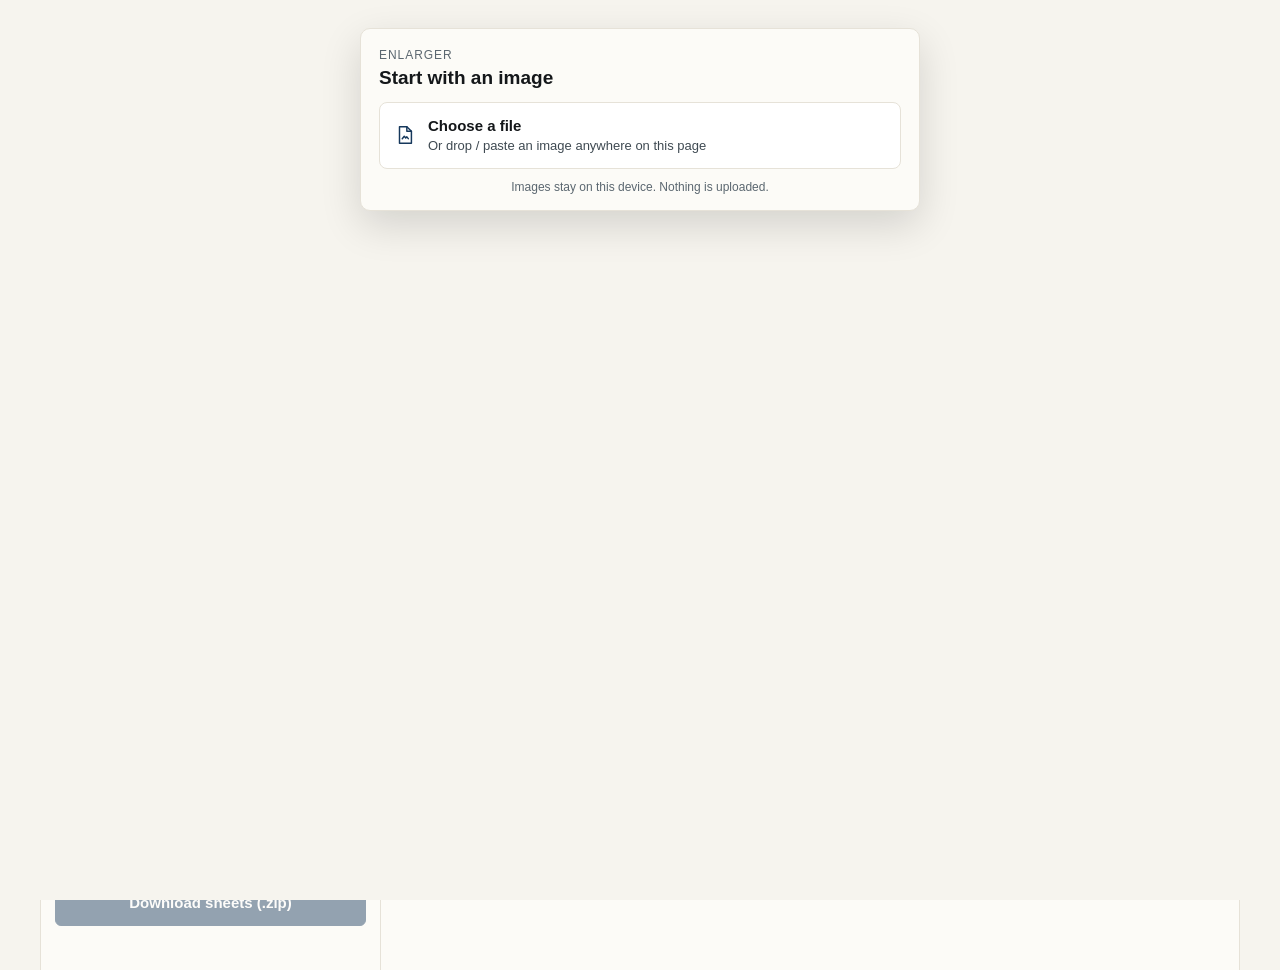
<file: negative-enlarger.html>
<!DOCTYPE html>
<html lang="en">
<head>
<meta charset="utf-8">
<meta name="viewport" content="width=device-width, initial-scale=1, viewport-fit=cover">
<title>Negative Enlarger · The Cyanotype Network</title>
<link rel="stylesheet" href="maker.css?v=14">
<script src="js/maker.js?v=15"></script>
<style>
/* ---- tokens: taken from the Network's style.css :root ---- */
:root{
  --ink:#14171a; --gray:#3f4a52; --faint:#5b6770;
  --divider:#e6e2d8; --paper:#fcfbf7; --chip:#f6f4ee;
  --prussian:#16385c; --prussian-deep:#0e2a47; --prussian-wash:#eef3f8;
  --help:#8a5a1e; --help-bg:#faf3e6;
  --live:#1f7a4d; --danger:#8a1e1e;
  --nonprint:#d6d6d2;
}
*{margin:0;padding:0;box-sizing:border-box;}
html{padding-top:env(safe-area-inset-top,0px);padding-bottom:env(safe-area-inset-bottom,0px);}
body{
  font-family:-apple-system,BlinkMacSystemFont,"Segoe UI",Roboto,Helvetica,Arial,sans-serif;
  background:var(--chip); color:var(--ink); font-size:16px; line-height:1.45;
  font-variant-numeric:tabular-nums;
}
.masthead{
  font-family:Georgia,'Times New Roman',serif; letter-spacing:.06em; font-size:17px;
  color:var(--prussian); padding:12px 14px 8px; background:var(--paper);
  border-bottom:1px solid var(--divider);
}
.app{ display:grid; grid-template-columns:340px 1fr; max-width:1200px; margin:0 auto;
  background:var(--paper); border-left:1px solid var(--divider); border-right:1px solid var(--divider); min-height:100vh; }
@media (max-width:820px){ .app{ grid-template-columns:1fr; } }
aside{ border-right:1px solid var(--divider); }
@media (max-width:820px){ aside{ border-right:0; border-bottom:1px solid var(--divider); } }
.page-head{ padding:14px; border-bottom:1px solid var(--divider); }
h1{ font-size:18px; }
.sub{ font-size:14px; color:var(--gray); margin-top:2px; }
fieldset{ border:0; border-bottom:1px solid var(--divider); padding:14px; }
legend{ float:left; width:100%; font-size:13px; color:var(--gray); font-variant:small-caps;
  letter-spacing:.04em; margin-bottom:10px; }
legend + *{ clear:both; }
label{ display:block; font-size:13px; color:var(--gray); margin:10px 0 4px;
  font-variant:small-caps; letter-spacing:.04em; }
select,input[type=number]{
  font:inherit; font-size:15px; width:100%; padding:9px 10px; min-height:44px;
  border:1px solid var(--divider); border-radius:6px; background:var(--paper); color:var(--ink);
}
input[type=range]{ width:100%; accent-color:var(--prussian); min-height:32px; }
.row{ display:flex; gap:10px; }
.row>div{ flex:1; }
.check{ display:flex; align-items:center; gap:8px; font-size:14px; color:var(--ink);
  margin-top:6px; cursor:pointer; min-height:44px; font-variant:normal; letter-spacing:0; }
.check input{ width:20px; height:20px; accent-color:var(--prussian); flex:0 0 auto; }
button{ font:inherit; cursor:pointer; }
.ghost{ font-size:15px; font-weight:600; min-height:44px; padding:9px 14px; border-radius:6px;
  border:1px solid var(--prussian); background:transparent; color:var(--prussian); }
.ghost:disabled{ color:var(--gray); border-color:var(--divider); cursor:default; }
.primary{ display:block; width:calc(100% - 28px); margin:14px; font-size:15px; font-weight:600;
  min-height:44px; padding:11px; border-radius:6px; border:1px solid var(--prussian);
  background:var(--prussian); color:#fff; }
.primary:disabled{ opacity:.45; cursor:default; }
:focus-visible{ outline:2px solid var(--prussian); outline-offset:2px; }
.readout{ font-size:14px; color:var(--gray); margin-top:8px; }
.readout b{ color:var(--ink); font-weight:600; }
.hint{ display:none; font-size:13px; color:var(--help); background:var(--help-bg);
  border:1px solid #eadfc8; border-radius:4px; padding:9px 10px; margin-top:10px; }
.hint.on{ display:block; }
.hint button{ margin-top:8px; }
details{ border-bottom:1px solid var(--divider); padding:0 14px 14px; }
details summary{ cursor:pointer; font-size:13px; color:var(--gray); font-variant:small-caps;
  letter-spacing:.04em; padding:14px 0 4px; min-height:44px; }
details p{ font-size:13px; color:var(--gray); margin-top:8px; }
.status{ font-size:13px; color:var(--gray); margin:0 14px 14px; min-height:1.2em; }
main{ padding:14px; min-width:0; }
.table{ min-height:320px; }
.drop{ border:1px dashed var(--divider); border-radius:6px; background:var(--chip);
  padding:28px 16px; min-height:280px; display:flex; flex-direction:column; align-items:center;
  justify-content:center; gap:6px; text-align:center; color:var(--gray); font-size:15px; cursor:pointer; }
.drop:hover,.drop.over{ border-color:var(--prussian); background:var(--prussian-wash); color:var(--ink); }
.drop strong{ color:var(--prussian); }
.stage h2{ font-size:13px; font-weight:400; color:var(--gray); font-variant:small-caps;
  letter-spacing:.04em; margin-bottom:6px; }
.stage .meta{ font-size:14px; color:var(--ink); margin-bottom:10px; }
#assembly{ display:block; max-width:100%; margin:0 auto 22px; background:#fff; }
.sheets{ display:grid; gap:12px; align-items:start; }
.sheet figure{ margin:0; }
.sheet canvas{ width:100%; height:auto; display:block; border:1px solid var(--divider); border-radius:3px; }
.sheet figcaption{ font-size:13px; color:var(--gray); margin-top:4px; }
.legend{ display:flex; flex-wrap:wrap; gap:14px; font-size:13px; color:var(--gray); margin-bottom:12px; }
.sw{ display:inline-block; width:14px; height:10px; vertical-align:-1px; margin-right:5px;
  border:1px solid var(--divider); border-radius:2px; }
.hidden{ display:none !important; }
@media (prefers-reduced-motion:reduce){ *{ transition:none !important; } }

/* ---- shared maker space ---- */
.table{ position:relative; }
#chipHost{ position:static; margin-bottom:12px; }
#viewSeg{ display:none; }
.vseg{ display:inline-flex; border:1px solid var(--divider); border-radius:6px; overflow:hidden; background:var(--paper); }
.vseg button{ border:0; background:none; padding:8px 14px; font-size:14px; color:var(--gray); }
.vseg button.on{ background:var(--prussian); color:#fff; font-weight:600; }
html.mk-on #viewSeg{ display:block; }
html.mk-on .table{ display:flex; flex-direction:column; min-height:0; }
html.mk-on #stage{ flex:1; min-height:0; overflow:auto; padding:12px; }
html.mk-on #stage h2, html.mk-on #asmMeta, html.mk-on #sheetsView .legend{ display:none; }
html.mk-on #assembly{ margin:0 auto; }
html.mk-on .table[data-view="asm"] #sheetsView{ display:none; }
html.mk-on .table[data-view="sheets"] #asmView{ display:none; }
html.mk-on #asmView{ height:100%; display:flex; align-items:center; justify-content:center; }
.mk-panel #pick{ display:none; }
</style>
</head>
<body>

<div class="masthead">NEGATIVE ENLARGER</div>
<script>
/* Hide the masthead when embedded in the app shell, matching the other tools. */
if (window.self !== window.top) {
  var _m = document.querySelector('.masthead');
  if (_m) _m.style.display = 'none';
  document.body.style.background = 'transparent';
}
</script>

<div class="app">
<aside>
  <div class="page-head">
    <h1>Negative Enlarger</h1>
    <p class="sub">Print a large negative on a home printer, one sheet at a time, then cut and join.</p>
  </div>

  <fieldset>
    <legend>Negative</legend>
        <button class="ghost" id="pick" type="button">Change image</button>
    <div class="readout" id="imgInfo">No image yet</div>
    <label class="check"><input type="checkbox" id="invert"> Invert tones</label>
    <label class="check"><input type="checkbox" id="mirror"> Mirror (flip left to right)</label>
    <label class="check"><input type="checkbox" id="surround" checked> Black surround (blocks light around the image)</label>
  </fieldset>

  <fieldset>
    <legend>Pages</legend>
    <label for="pages">Number of sheets</label>
    <select id="pages"></select>
    <div class="readout" id="layoutInfo"></div>
    <div class="hint" id="hint"></div>
  </fieldset>

  <fieldset>
    <legend>Image size</legend>
    <input type="range" id="size" min="1" max="10" step="0.05" aria-label="Image width">
    <div class="row">
      <div><label for="wIn">Width (in)</label><input id="wIn" type="number" step="0.25" min="1"></div>
      <div><label for="hIn">Height (in)</label><input id="hIn" type="number" step="0.25" min="1"></div>
    </div>
    <button class="ghost" id="fit" type="button" style="margin-top:10px">Fill the sheets</button>
  </fieldset>

  <details>
    <summary>Printer settings</summary>
    <label for="paper">Paper</label>
    <select id="paper">
      <option value="letter">Letter, 8.5 × 11 in</option>
      <option value="legal">Legal, 8.5 × 14 in</option>
      <option value="a4">A4, 8.27 × 11.69 in</option>
    </select>
    <div class="row">
      <div><label for="margin">Unprintable edge (in)</label><input id="margin" type="number" step="0.05" min="0" value="0.25"></div>
      <div><label for="overlap">Overlap (in)</label><input id="overlap" type="number" step="0.05" min="0" value="0.5"></div>
    </div>
    <label for="border">Black taping border around the image (in, ½ minimum)</label>
    <input id="border" type="number" step="0.25" min="0.5" value="0.5">
    <p>Use the widest edge your printer leaves blank on any side. Overlap is the strip printed on both neighbouring sheets; you cut through its centre.</p>
    <label for="dpi">Resolution</label>
    <select id="dpi">
      <option value="300">300 dpi</option>
      <option value="360">360 dpi (Epson native)</option>
      <option value="600">600 dpi (desktop browsers only)</option>
    </select>
    <label class="check"><input type="checkbox" id="linesOver" checked> Draw cut lines across the image</label>
    <p>Turn this off to keep dotted lines only on film outside the image, so no line fragments end up on the negative.</p>
  </details>

  <button class="primary" id="go" type="button" disabled>Download sheets (.zip)</button>
  <div class="status" id="status" role="status"></div>
</aside>

<main>
  <div class="table" id="table" data-view="asm">
    <div class="mk-chip-host" id="chipHost"></div>
    <div id="viewSeg"><div class="vseg" role="group" aria-label="Preview">
      <button type="button" data-v="asm" class="on">Assembled</button><button type="button" data-v="sheets">Sheets</button>
    </div></div>
    <div class="stage hidden" id="stage">
      <div id="asmView">
        <h2>Assembled piece</h2>
        <p class="meta" id="asmMeta"></p>
        <canvas id="assembly"></canvas>
      </div>
      <div id="sheetsView">
        <h2>Sheets as printed</h2>
        <div class="legend">
          <span><i class="sw" style="background:var(--nonprint)"></i>Printer's blank edge (not printed)</span>
          <span>Dotted lines: cut here</span>
        </div>
        <div class="sheets" id="sheets"></div>
      </div>
    </div>
  </div>
</main>
</div>

<script>
(() => {
const PAPER = { letter:[8.5,11], legal:[8.5,14], a4:[8.27,11.69] };
const $ = id => document.getElementById(id);
const S = { img:null, proc:null, aspect:1, pages:4, w:0, lay:null };

/* ---------- layout math ---------- */
function params(){
  const [pw0,ph0] = PAPER[$('paper').value];
  const m = Math.max(0, +$('margin').value || 0);
  const s = Math.max(0, (+$('overlap').value || 0) / 2);
  const b = Math.max(0.5, +$('border').value || 0.5);
  if (+$('border').value < 0.5) $('border').value = 0.5;
  return { pw0, ph0, m, s, b };
}
function kept(n, p, s){ return n === 1 ? [p] : [p - s, ...Array(n - 2).fill(p - 2*s), p - s]; }
function cum(a){ const o=[0]; a.forEach(v=>o.push(o[o.length-1]+v)); return o; }

function layoutFor(c, r, orient, P){
  const SW = orient==='P' ? P.pw0 : P.ph0, SH = orient==='P' ? P.ph0 : P.pw0;
  const pw = SW - 2*P.m, ph = SH - 2*P.m;
  if (pw <= 2*P.s || ph <= 2*P.s) return null;
  const kw = kept(c, pw, P.s), kh = kept(r, ph, P.s);
  const W = kw.reduce((a,b)=>a+b,0), H = kh.reduce((a,b)=>a+b,0);
  if (W <= 2*P.b || H <= 2*P.b) return null;
  const maxW = Math.min(W - 2*P.b, (H - 2*P.b) * S.aspect), maxH = maxW / S.aspect;
  return { c, r, orient, SW, SH, pw, ph, m:P.m, s:P.s, b:P.b, kw, kh, W, H, xs:cum(kw), ys:cum(kh), maxW, maxH, n:c*r };
}
function bestLayout(N, P){
  let best = null;
  for (let c = 1; c <= N; c++){
    if (N % c) continue;
    for (const o of ['P','L']){
      const L = layoutFor(c, N/c, o, P); if (!L) continue;
      const area = L.maxW * L.maxH;
      if (!best || area > best.maxW*best.maxH + 1e-6 ||
         (Math.abs(area - best.maxW*best.maxH) < 1e-6 && L.W*L.H < best.W*best.H)) best = L;
    }
  }
  return best;
}
// Only offer page counts that make the image bigger than every smaller count.
function pageOptions(){
  const P = params(), out = []; let prev = 0;
  for (let N = 1; N <= 24; N++){
    const L = bestLayout(N, P); if (!L) continue;
    if (L.maxW > prev + 0.01){ out.push(L); prev = L.maxW; }
  }
  return out;
}
const fmt = v => (Math.round(v*100)/100).toString();
const sheetWord = o => o==='P' ? 'portrait' : 'landscape';

/* ---------- UI wiring ---------- */
function rebuildPages(keepN){
  const opts = pageOptions(); const sel = $('pages'); sel.innerHTML = '';
  opts.forEach(L => {
    const o = document.createElement('option'); o.value = L.n;
    o.textContent = `${L.n} ${L.n===1?'sheet':'sheets'}, up to ${fmt(L.maxW)} × ${fmt(L.maxH)} in`;
    sel.appendChild(o);
  });
  const want = keepN ?? S.pages;
  const pick = opts.reduce((a,L)=> L.n <= want ? L : a, opts[0]);
  sel.value = pick.n; S.pages = pick.n; S.opts = opts;
}
function applyLayout(resetSize){
  S.lay = bestLayout(S.pages, params());
  const L = S.lay;
  $('layoutInfo').innerHTML = `<b>${L.c} × ${L.r}</b> ${sheetWord(L.orient)} sheets, finished film <b>${fmt(L.W)} × ${fmt(L.H)} in</b>`;
  const r = $('size'); r.min = Math.min(1, L.maxW); r.max = L.maxW;
  if (resetSize || !S.w || S.w > L.maxW) S.w = L.maxW;
  syncSize(); render();
}
function syncSize(){
  const L = S.lay; S.w = Math.max(+$('size').min, Math.min(S.w, L.maxW));
  $('size').value = S.w; $('wIn').value = fmt(S.w); $('hIn').value = fmt(S.w / S.aspect);
  $('wIn').max = fmt(L.maxW); $('hIn').max = fmt(L.maxH);
  // Suggest fewer sheets when the current size already fits.
  const smaller = (S.opts||[]).find(o => o.n < L.n && o.maxW >= S.w - 0.005);
  const h = $('hint');
  if (smaller){
    h.innerHTML = `At ${fmt(S.w)} × ${fmt(S.w/S.aspect)} in, this fits on ${smaller.n} ${smaller.n===1?'sheet':'sheets'}.<br><button class="ghost" type="button" id="useFewer">Use ${smaller.n} ${smaller.n===1?'sheet':'sheets'}</button>`;
    h.classList.add('on');
    $('useFewer').onclick = () => { S.pages = smaller.n; $('pages').value = smaller.n; applyLayout(false); };
  } else h.classList.remove('on');
}

$('pick').onclick = () => Maker.openStart(!!S.img);
$('viewSeg').addEventListener('click', e => {
  const b = e.target.closest('button'); if (!b) return;
  $('table').dataset.view = b.dataset.v;
  $('viewSeg').querySelectorAll('button').forEach(x => x.classList.toggle('on', x === b));
  render();
});

$('pages').onchange = () => { S.pages = +$('pages').value; applyLayout(true); };
$('size').oninput = () => { S.w = +$('size').value; syncSize(); render(); };
$('wIn').onchange = () => { S.w = +$('wIn').value || S.w; syncSize(); render(); };
$('hIn').onchange = () => { S.w = (+$('hIn').value || S.w/S.aspect) * S.aspect; syncSize(); render(); };
$('fit').onclick = () => { S.w = S.lay.maxW; syncSize(); render(); };
['paper','margin','overlap','border'].forEach(id => $(id).onchange = () => { rebuildPages(); applyLayout(true); });
['invert','mirror'].forEach(id => $(id).onchange = () => { if (S.img){ prepSource(); render(); } });
['surround','linesOver'].forEach(id => $(id).onchange = render);
$('dpi').onchange = () => Maker.saveState();
$('go').onclick = exportZip;

// Opened by the shared start sheet (your prints, camera, file, recent).
function loadBlob(blob, info){
  return new Promise((res, rej) => {
    const url = URL.createObjectURL(blob); const im = new Image();
    im.onload = () => {
      URL.revokeObjectURL(url);
      const name = (info && info.name) || 'image', st = info && info.state;
      S.img = im; S.name = name.replace(/\.[^.]+$/,'');
      S.aspect = im.naturalWidth / im.naturalHeight;
      $('imgInfo').innerHTML = `<b>${esc(name)}</b><br>${im.naturalWidth} × ${im.naturalHeight} px`;
      if (st) applyState(st);
      prepSource(); $('stage').classList.remove('hidden');
      $('go').disabled = false;
      if (st && st.pages){ rebuildPages(st.pages); S.w = st.w || 0; applyLayout(!st.w); }
      else { rebuildPages(); applyLayout(true); }
      res();
    };
    im.onerror = () => { URL.revokeObjectURL(url); rej(new Error('decode')); };
    im.src = url;
  });
}
function esc(t){ return String(t).replace(/[&<>"]/g, c => ({'&':'&amp;','<':'&lt;','>':'&gt;','"':'&quot;'}[c])); }
const FIELDS = ['paper','margin','overlap','border','dpi'], CHECKS = ['invert','mirror','surround','linesOver'];
function getState(){
  const o = { pages:S.pages, w:S.w, view:$('table').dataset.view };
  FIELDS.forEach(id => o[id] = $(id).value); CHECKS.forEach(id => o[id] = $(id).checked);
  return o;
}
function applyState(st){
  FIELDS.forEach(id => { if (st[id] != null) $(id).value = st[id]; });
  CHECKS.forEach(id => { if (st[id] != null) $(id).checked = !!st[id]; });
  if (st.view){ $('table').dataset.view = st.view; $('viewSeg').querySelectorAll('button').forEach(x => x.classList.toggle('on', x.dataset.v === st.view)); }
}
function prepSource(){
  const im = S.img, cap = 8000, k = Math.min(1, cap / Math.max(im.naturalWidth, im.naturalHeight));
  const c = document.createElement('canvas');
  c.width = Math.round(im.naturalWidth*k); c.height = Math.round(im.naturalHeight*k);
  const x = c.getContext('2d');
  if ($('mirror').checked){ x.translate(c.width,0); x.scale(-1,1); }
  x.drawImage(im, 0, 0, c.width, c.height);
  if ($('invert').checked){
    const d = x.getImageData(0,0,c.width,c.height), p = d.data;
    for (let i=0;i<p.length;i+=4){ p[i]=255-p[i]; p[i+1]=255-p[i+1]; p[i+2]=255-p[i+2]; }
    x.putImageData(d,0,0);
  }
  S.proc = c;
}

/* ---------- drawing ---------- */
function imgRect(L){ const w=S.w, h=S.w/S.aspect; return { x:(L.W-w)/2, y:(L.H-h)/2, w, h }; }

// Draw one sheet at D px/in. preview=true shades the unprintable edge.
function drawSheet(ctx, L, ri, ci, D, preview){
  const W = L.SW*D, H = L.SH*D, m = L.m*D;
  const Lf = ci>0, Rt = ci<L.c-1, Tp = ri>0, Bt = ri<L.r-1;
  const x0 = L.xs[ci] - (Lf?L.s:0), y0 = L.ys[ri] - (Tp?L.s:0);
  const pw = L.pw*D, ph = L.ph*D;
  ctx.fillStyle = preview ? '#d6d6d2' : '#ffffff'; ctx.fillRect(0,0,W,H);
  ctx.fillStyle = '#ffffff'; ctx.fillRect(m,m,pw,ph);
  ctx.save(); ctx.beginPath(); ctx.rect(m,m,pw,ph); ctx.clip();
  if ($('surround').checked){ ctx.fillStyle='#000'; ctx.fillRect(m,m,pw,ph); }
  const R = imgRect(L);
  const ix = m + (R.x - x0)*D, iy = m + (R.y - y0)*D, iw = R.w*D, ih = R.h*D;
  ctx.imageSmoothingEnabled = true; ctx.imageSmoothingQuality = 'high';
  if (S.proc) ctx.drawImage(S.proc, ix, iy, iw, ih);

  // Cut lines
  const lw = Math.max(1, D/150), half = lw/2;
  const cl = m + (Lf ? L.s*D : half), cr = m + pw - (Rt ? L.s*D : half);
  const ct = m + (Tp ? L.s*D : half), cb = m + ph - (Bt ? L.s*D : half);
  ctx.save();
  if (!$('linesOver').checked){
    const p = new Path2D(); p.rect(m,m,pw,ph); p.rect(ix,iy,iw,ih); ctx.clip(p,'evenodd');
  }
  ctx.globalCompositeOperation = 'difference'; ctx.strokeStyle = '#fff'; ctx.lineWidth = lw;
  ctx.setLineDash([Math.max(2,D*0.05), Math.max(2,D*0.05)]);
  ctx.beginPath();
  ctx.moveTo(cl,m); ctx.lineTo(cl,m+ph); ctx.moveTo(cr,m); ctx.lineTo(cr,m+ph);
  ctx.moveTo(m,ct); ctx.lineTo(m+pw,ct); ctx.moveTo(m,cb); ctx.lineTo(m+pw,cb);
  ctx.stroke(); ctx.restore();

  // Sheet label, placed in a strip that gets cut away
  const n = ri*L.c + ci + 1, txt = `Sheet ${n}  (row ${ri+1}, column ${ci+1})`;
  const fs = Math.max(6, Math.min(L.s*D*0.55, D*0.12));
  if (L.s > 0 && (Bt||Tp||Rt||Lf)){
    ctx.save(); ctx.globalCompositeOperation='difference'; ctx.fillStyle='#fff';
    ctx.font = `${fs}px system-ui, sans-serif`; ctx.textBaseline='middle';
    if (Bt){ ctx.fillText(txt, m + fs, m + ph - L.s*D/2); }
    else if (Tp){ ctx.fillText(txt, m + fs, m + L.s*D/2); }
    else { const x = Rt ? m + pw - L.s*D/2 : m + L.s*D/2;
      ctx.translate(x, m + fs); ctx.rotate(Math.PI/2); ctx.fillText(txt, 0, 0); }
    ctx.restore();
  }
  ctx.restore();
}

function render(){
  if (!S.img || !S.lay) return;
  const L = S.lay, R = imgRect(L);
  // Assembled preview
  const phone = document.documentElement.classList.contains('mk-on');
  const cv = $('assembly'), box = $('table').clientWidth - (phone ? 20 : 36);
  const tall = phone ? Math.max(120, $('table').clientHeight - 24) : 520;
  const D = Math.min(box / L.W, tall / L.H), dpr = window.devicePixelRatio || 1;
  cv.width = Math.round(L.W*D*dpr); cv.height = Math.round(L.H*D*dpr);
  cv.style.width = (L.W*D)+'px'; cv.style.height = (L.H*D)+'px';
  const x = cv.getContext('2d'); x.scale(dpr,dpr);
  x.fillStyle = $('surround').checked ? '#000' : '#fff'; x.fillRect(0,0,L.W*D,L.H*D);
  x.imageSmoothingQuality='high'; x.drawImage(S.proc, R.x*D, R.y*D, R.w*D, R.h*D);
  x.save(); x.globalCompositeOperation='difference'; x.strokeStyle='#fff'; x.lineWidth=1; x.setLineDash([4,4]);
  x.beginPath();
  L.xs.slice(1,-1).forEach(v=>{x.moveTo(v*D,0);x.lineTo(v*D,L.H*D);});
  L.ys.slice(1,-1).forEach(v=>{x.moveTo(0,v*D);x.lineTo(L.W*D,v*D);});
  x.stroke();
  x.fillStyle='#fff'; x.font='600 12px system-ui,sans-serif'; x.textBaseline='top';
  for (let ri=0;ri<L.r;ri++) for (let ci=0;ci<L.c;ci++) x.fillText(String(ri*L.c+ci+1), L.xs[ci]*D+6, L.ys[ri]*D+6);
  x.restore();
  x.strokeStyle='#999'; x.lineWidth=1; x.setLineDash([]); x.strokeRect(.5,.5,L.W*D-1,L.H*D-1);
  $('asmMeta').textContent = `Film ${fmt(L.W)} × ${fmt(L.H)} in after cutting. Image ${fmt(R.w)} × ${fmt(R.h)} in.`;

  // Sheet thumbnails
  const wrap = $('sheets'); wrap.innerHTML = '';
  wrap.style.gridTemplateColumns = `repeat(${L.c}, minmax(0,1fr))`;
  const TD = Math.max(20, Math.min(60, (box / L.c) / L.SW)) * dpr;
  for (let ri=0;ri<L.r;ri++) for (let ci=0;ci<L.c;ci++){
    const c = document.createElement('canvas'); c.width = Math.round(L.SW*TD); c.height = Math.round(L.SH*TD);
    drawSheet(c.getContext('2d'), L, ri, ci, TD, true);
    const f = document.createElement('figure'), cap = document.createElement('figcaption');
    const n = ri*L.c+ci+1;
    cap.textContent = `Sheet ${n}: keeps ${fmt(L.kw[ci])} × ${fmt(L.kh[ri])} in`;
    f.append(c, cap); const d = document.createElement('div'); d.className='sheet'; d.append(f); wrap.append(d);
  }
  if (window.Maker) Maker.saveState();
}
let rt; window.addEventListener('resize', () => { clearTimeout(rt); rt = setTimeout(render, 150); });

/* ---------- PDF + ZIP (no libraries) ---------- */
const enc = new TextEncoder();
async function deflate(bytes){
  if (!('CompressionStream' in window)) return null;
  const s = new Blob([bytes]).stream().pipeThrough(new CompressionStream('deflate'));
  return new Uint8Array(await new Response(s).arrayBuffer());
}
async function canvasToPDF(canvas, wIn, hIn){
  const w = canvas.width, h = canvas.height;
  const px = canvas.getContext('2d').getImageData(0,0,w,h).data;
  let gray = true;
  for (let i=0;i<px.length;i+=4){ if (px[i]!==px[i+1] || px[i]!==px[i+2]){ gray=false; break; } }
  const raw = new Uint8Array(w*h*(gray?1:3));
  for (let i=0,j=0;i<px.length;i+=4){ if (gray) raw[j++]=px[i]; else { raw[j++]=px[i]; raw[j++]=px[i+1]; raw[j++]=px[i+2]; } }
  const z = await deflate(raw), data = z || raw;
  const W = (wIn*72).toFixed(2), H = (hIn*72).toFixed(2);
  const content = enc.encode(`q ${W} 0 0 ${H} 0 0 cm /Im0 Do Q`);
  const parts = [], offs = []; let len = 0;
  const push = b => { const u = typeof b==='string' ? enc.encode(b) : b; parts.push(u); len += u.length; };
  push('%PDF-1.4\n%\xE2\xE3\xCF\xD3\n');
  const obj = (n, body) => { offs[n] = len; push(`${n} 0 obj\n`); body(); push('\nendobj\n'); };
  obj(1, ()=>push('<< /Type /Catalog /Pages 2 0 R >>'));
  obj(2, ()=>push('<< /Type /Pages /Kids [3 0 R] /Count 1 >>'));
  obj(3, ()=>push(`<< /Type /Page /Parent 2 0 R /MediaBox [0 0 ${W} ${H}] /Resources << /XObject << /Im0 5 0 R >> >> /Contents 4 0 R >>`));
  obj(4, ()=>{ push(`<< /Length ${content.length} >>\nstream\n`); push(content); push('\nendstream'); });
  obj(5, ()=>{ push(`<< /Type /XObject /Subtype /Image /Width ${w} /Height ${h} /ColorSpace /${gray?'DeviceGray':'DeviceRGB'} /BitsPerComponent 8${z?' /Filter /FlateDecode':''} /Length ${data.length} >>\nstream\n`); push(data); push('\nendstream'); });
  const xref = len;
  let x = 'xref\n0 6\n0000000000 65535 f \n';
  for (let n=1;n<=5;n++) x += String(offs[n]).padStart(10,'0') + ' 00000 n \n';
  push(x + `trailer\n<< /Size 6 /Root 1 0 R >>\nstartxref\n${xref}\n%%EOF`);
  const out = new Uint8Array(len); let o = 0; parts.forEach(p => { out.set(p,o); o += p.length; });
  return out;
}
const CRC = (() => { const t = new Uint32Array(256); for (let n=0;n<256;n++){ let c=n; for (let k=0;k<8;k++) c = c&1 ? 0xEDB88320^(c>>>1) : c>>>1; t[n]=c>>>0; } return t; })();
function crc32(b){ let c = 0xFFFFFFFF; for (let i=0;i<b.length;i++) c = CRC[(c^b[i])&255]^(c>>>8); return (c^0xFFFFFFFF)>>>0; }
function zip(files){
  const chunks = [], central = []; let off = 0;
  const d = new Date(), time = (d.getHours()<<11)|(d.getMinutes()<<5)|(d.getSeconds()>>1),
        date = ((d.getFullYear()-1980)<<9)|((d.getMonth()+1)<<5)|d.getDate();
  for (const f of files){
    const name = enc.encode(f.name), crc = crc32(f.data), sz = f.data.length;
    const h = new DataView(new ArrayBuffer(30));
    h.setUint32(0,0x04034b50,true); h.setUint16(4,20,true); h.setUint16(6,0x0800,true); h.setUint16(8,0,true);
    h.setUint16(10,time,true); h.setUint16(12,date,true); h.setUint32(14,crc,true);
    h.setUint32(18,sz,true); h.setUint32(22,sz,true); h.setUint16(26,name.length,true); h.setUint16(28,0,true);
    chunks.push(new Uint8Array(h.buffer), name, f.data);
    const c = new DataView(new ArrayBuffer(46));
    c.setUint32(0,0x02014b50,true); c.setUint16(4,20,true); c.setUint16(6,20,true); c.setUint16(8,0x0800,true);
    c.setUint16(10,0,true); c.setUint16(12,time,true); c.setUint16(14,date,true); c.setUint32(16,crc,true);
    c.setUint32(20,sz,true); c.setUint32(24,sz,true); c.setUint16(28,name.length,true);
    c.setUint32(42,off,true);
    central.push(new Uint8Array(c.buffer), name);
    off += 30 + name.length + sz;
  }
  const cdSize = central.reduce((a,b)=>a+b.length,0);
  const e = new DataView(new ArrayBuffer(22));
  e.setUint32(0,0x06054b50,true); e.setUint16(8,files.length,true); e.setUint16(10,files.length,true);
  e.setUint32(12,cdSize,true); e.setUint32(16,off,true);
  return new Blob([...chunks, ...central, new Uint8Array(e.buffer)], { type:'application/zip' });
}

function guideCanvas(L){
  const D = 150, c = document.createElement('canvas'); c.width = 8.5*D; c.height = 11*D;
  const x = c.getContext('2d'); x.fillStyle='#fff'; x.fillRect(0,0,c.width,c.height);
  x.fillStyle='#111'; x.font='bold 42px system-ui,sans-serif'; x.fillText('Assembly guide', 75, 110);
  x.font='26px system-ui,sans-serif';
  const R = imgRect(L);
  const lines = [
    `${L.n} ${sheetWord(L.orient)} sheets in ${L.c} columns and ${L.r} rows.`,
    `Finished film: ${fmt(L.W)} × ${fmt(L.H)} in. Image: ${fmt(R.w)} × ${fmt(R.h)} in.`,
    'Print every sheet at 100% (Actual size). Turn off Fit to page and scaling.',
    'Cut each sheet along its dotted lines, then butt the edges together',
    'using the numbers below. Tape seams in the black border, off the image.'
  ];
  lines.forEach((t,i)=>x.fillText(t, 75, 170 + i*38));
  const top = 400, maxW = c.width - 150, maxH = c.height - top - 90;
  const k = Math.min(maxW / L.W, maxH / L.H), ox = (c.width - L.W*k)/2;
  x.globalAlpha = .18; x.drawImage(S.proc, ox + R.x*k, top + R.y*k, R.w*k, R.h*k); x.globalAlpha = 1;
  x.strokeStyle='#111'; x.lineWidth=2;
  for (let ri=0;ri<L.r;ri++) for (let ci=0;ci<L.c;ci++){
    const X = ox + L.xs[ci]*k, Y = top + L.ys[ri]*k, w = L.kw[ci]*k, h = L.kh[ri]*k;
    x.setLineDash([10,8]); x.strokeRect(X,Y,w,h); x.setLineDash([]);
    x.font = `bold ${Math.min(60, w/3)}px system-ui,sans-serif`; x.textAlign='center'; x.textBaseline='middle';
    x.fillText(String(ri*L.c+ci+1), X+w/2, Y+h/2 - 14);
    x.font = `${Math.min(22, w/9)}px system-ui,sans-serif`;
    x.fillText(`${fmt(L.kw[ci])} × ${fmt(L.kh[ri])} in`, X+w/2, Y+h/2 + 30);
    x.textAlign='left'; x.textBaseline='alphabetic';
  }
  return c;
}

async function exportZip(){
  const L = S.lay, D = +$('dpi').value, btn = $('go'), st = $('status');
  btn.disabled = true; const files = [];
  try{
    for (let ri=0;ri<L.r;ri++) for (let ci=0;ci<L.c;ci++){
      const n = ri*L.c+ci+1;
      btn.textContent = `Preparing sheet ${n} of ${L.n}`;
      await new Promise(r=>setTimeout(r,20));
      const c = document.createElement('canvas'); c.width = Math.round(L.SW*D); c.height = Math.round(L.SH*D);
      const ctx = c.getContext('2d'); if (!ctx) throw new Error('canvas');
      drawSheet(ctx, L, ri, ci, D, false);
      files.push({ name:`sheet-${String(n).padStart(2,'0')}_row${ri+1}-col${ci+1}.pdf`, data: await canvasToPDF(c, L.SW, L.SH) });
      c.width = c.height = 1;
    }
    btn.textContent = 'Preparing assembly guide';
    files.unshift({ name:'00_assembly-guide.pdf', data: await canvasToPDF(guideCanvas(L), 8.5, 11) });
    const R = imgRect(L);
    files.push({ name:'README.txt', data: enc.encode(
`Negative Enlarger, The Cyanotype Network
Source: ${S.name}
Sheets: ${L.n} (${L.c} x ${L.r}, ${sheetWord(L.orient)}), ${D} dpi
Finished film: ${fmt(L.W)} x ${fmt(L.H)} in
Image: ${fmt(R.w)} x ${fmt(R.h)} in
Unprintable edge: ${fmt(L.m)} in   Overlap: ${fmt(L.s*2)} in   Taping border: at least ${fmt(L.b)} in

1. Print each sheet PDF at 100% / Actual size. No scaling, no Fit to page.
2. Cut along the dotted lines on every sheet.
3. Join the sheets edge to edge in the order shown in 00_assembly-guide.pdf.
4. Tape across each seam inside the black border, where the seam meets the outer edge, so no tape sits over the image.
`) });
    const blob = zip(files), a = document.createElement('a');
    a.href = URL.createObjectURL(blob);
    a.download = `${S.name}_${fmt(L.W)}x${fmt(L.H)}in_${L.n}-sheets.zip`;
    document.body.append(a); a.click(); a.remove();
    setTimeout(()=>URL.revokeObjectURL(a.href), 30000);
    st.textContent = `Downloaded ${L.n} sheets and an assembly guide.`;
    Maker.track('Enlarger', 'Download sheets', 'ZIP', `${L.n} sheets · ${fmt(L.W)} × ${fmt(L.H)} in`);
  } catch(err){
    st.textContent = D > 360 ? 'This browser ran out of canvas memory at 600 dpi. Try 300 or 360 dpi.' : 'Export failed: ' + err.message;
  } finally { btn.disabled = false; btn.textContent = 'Download sheets (.zip)'; }
}

rebuildPages(4); S.lay = bestLayout(S.pages, params());
$('layoutInfo').textContent = 'Choose an image to see its layout.';

/* ---------- shared maker space ---------- */
const sets = document.querySelectorAll('aside fieldset');
Maker.editor({
  stage: $('table'),
  panels: [
    { title:'Negative', nodes:[sets[0]] },
    { title:'Pages',    nodes:[sets[1]] },
    { title:'Size',     nodes:[sets[2]] },
    { title:'Printer',  nodes:[document.querySelector('aside details')] }
  ],
  toolbar: [$('viewSeg')], chip: $('chipHost'),
  actions: [$('status'), $('go')],
  hide: [document.querySelector('aside .page-head')],
  onLayout: (on) => { const d = document.querySelector('details'); if (on && d) d.open = true; render(); }
});
Maker.init({ tool:'enlarger', label:'Enlarger', prints:false, chipHost:$('chipHost'), onImage:loadBlob, getState });
})();
</script>
</body>
</html>
</file>
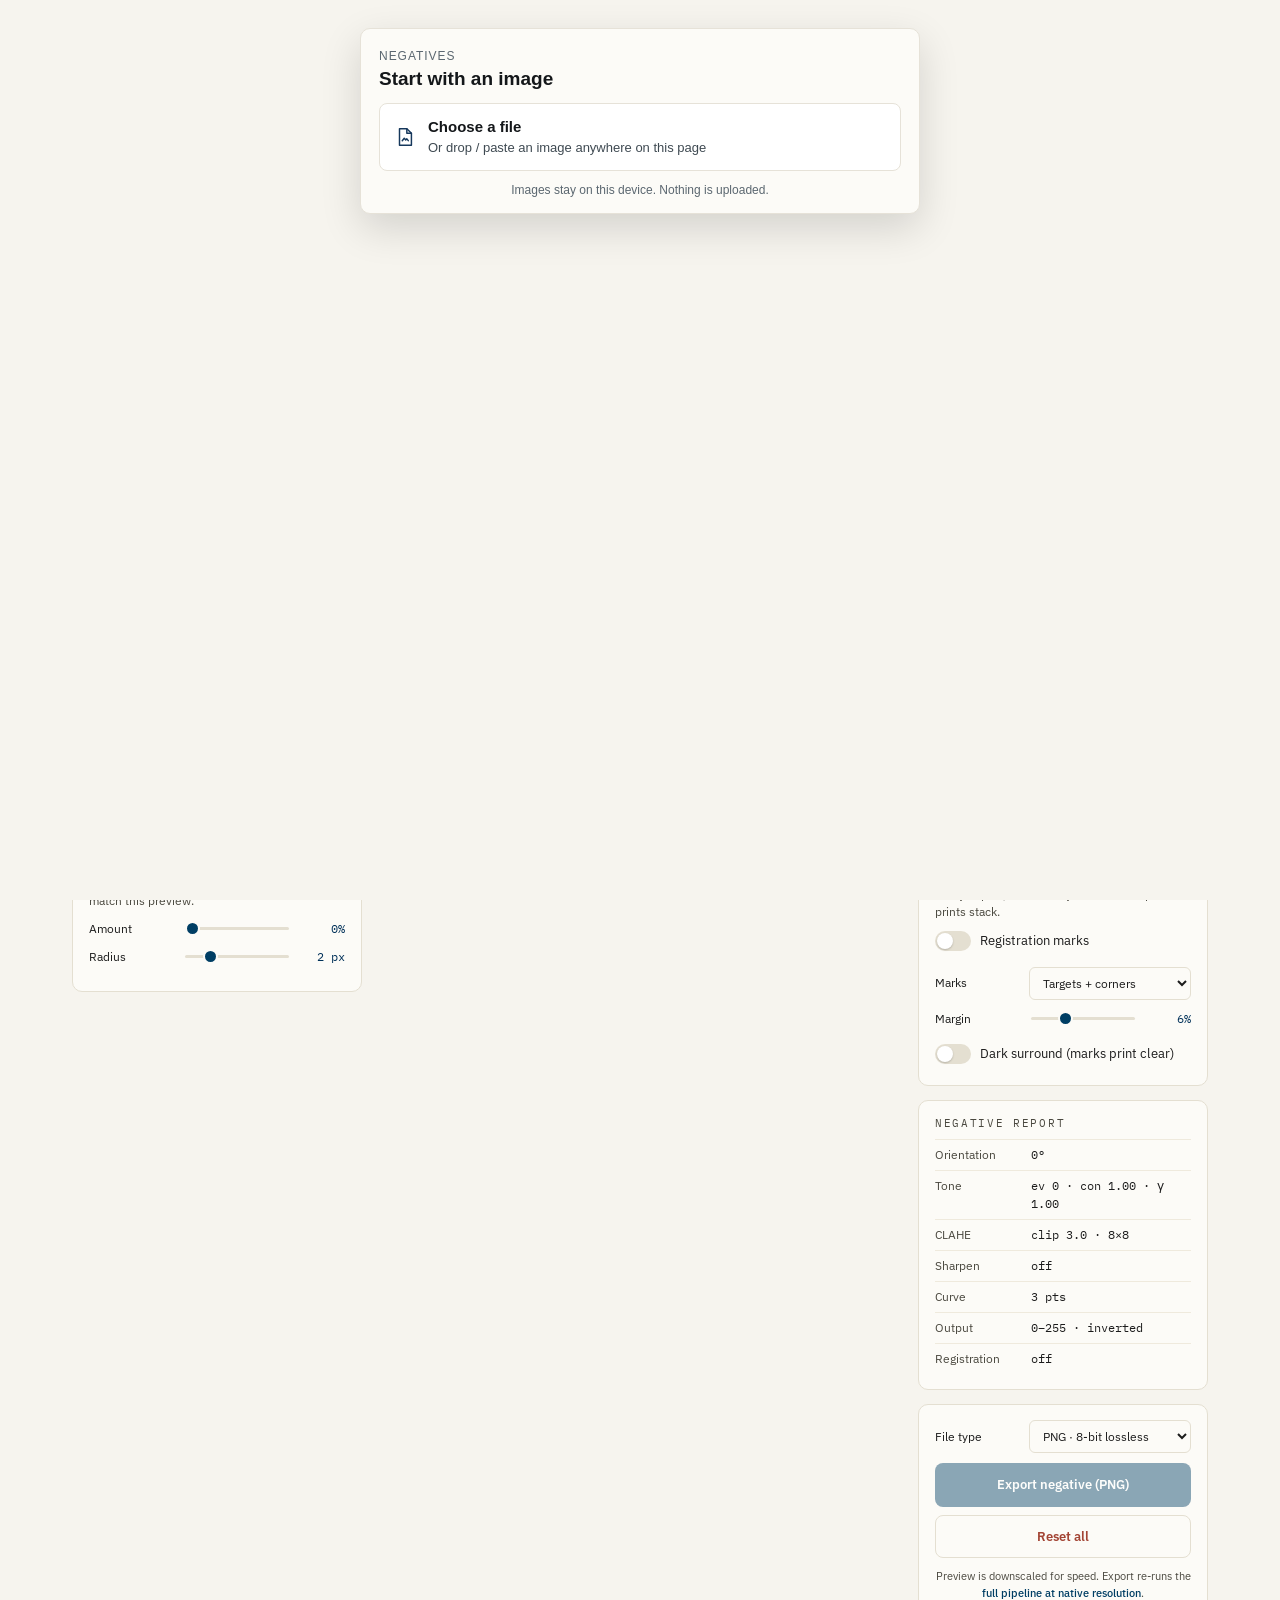
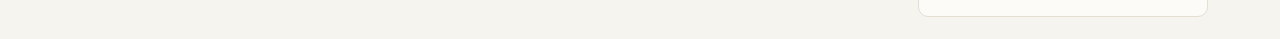
<file: negatives.html>
<!DOCTYPE html>
<html lang="en">
<head>
<meta charset="UTF-8">
<meta name="viewport" content="width=device-width, initial-scale=1.0">
<title>SoLaT Digital Negatives · The Cyanotype Network</title>
<link rel="preconnect" href="https://fonts.googleapis.com">
<link rel="preconnect" href="https://fonts.gstatic.com" crossorigin>
<link href="https://fonts.googleapis.com/css2?family=Spectral:ital,wght@0,400;0,500;0,600;1,400&family=IBM+Plex+Sans:wght@400;500;600&family=IBM+Plex+Mono:wght@400;500&display=swap" rel="stylesheet">
<link rel="stylesheet" href="maker.css?v=14">
<style>
  /* ---- tokens (swap this block to match the Network's :root exactly) ---- */
  :root{
    --paper:#f6f4ee;
    --card:#fcfbf7;
    --ink:#1c1c1c;
    --ink-soft:#4a4a44;
    --blue:#003e64;
    --blue-bright:#0a5c8f;
    --prussian:#003159;
    --line:#e4dfd1;
    --line-soft:#efeadd;
    --muted:#4a483f;
    --danger:#a34434;
    --ok:#40561f;
    --chip:#f1ece0;
    --help-bg:#deedb6;
    --help-ink:#40561f;
    --stage:#d8d3c6;
    --serif:"Spectral",Georgia,serif;
    --sans:"IBM Plex Sans",system-ui,sans-serif;
    --mono:"IBM Plex Mono",ui-monospace,monospace;
  }
  *{box-sizing:border-box}
  html,body{margin:0;min-height:100%}
  body{background:var(--paper);color:var(--ink);font-family:var(--sans);font-size:14px;line-height:1.5;-webkit-font-smoothing:antialiased}

  /* ---- masthead (Network chrome) ---- */
  .masthead{padding:18px 22px 0;border-bottom:1px solid var(--line);background:var(--card);text-align:center}
  .wordmark{font-family:var(--serif);font-size:23px;font-weight:600;letter-spacing:.13em;display:inline-block}
  .wordmark .a{color:#16385c}
  .wordmark .b{color:#5b6770}
  .nav{display:flex;gap:26px;justify-content:center;flex-wrap:wrap;margin-top:14px}
  .nav a{font-family:var(--serif);font-size:15px;color:#3f4a52;text-decoration:none;padding-bottom:12px;border-bottom:2px solid transparent}
  .nav a:hover{color:var(--blue)}
  .nav a[aria-current]{color:var(--ink);border-bottom-color:var(--blue)}

  .container{max-width:1180px;margin:0 auto;padding:22px}

  .page-head{margin-bottom:18px}
  .page-head h1{font-family:var(--serif);font-weight:600;font-size:30px;line-height:1.05;margin:0;color:var(--prussian);letter-spacing:-.01em}
  .page-sub{display:block;margin-top:7px;color:var(--muted);font-size:12.5px;font-family:var(--mono);letter-spacing:.02em}

  /* ---- editor layout ---- */
  .editor{display:grid;gap:18px;align-items:start;
    grid-template-columns:290px minmax(0,1fr) 290px;
    grid-template-areas:"left stage right"}
  .col-left{grid-area:left}
  .col-right{grid-area:right}
  .stage-card{grid-area:stage;position:sticky;top:14px;align-self:start}
  @media (max-width:1080px){.editor{grid-template-columns:1fr 1fr;grid-template-areas:"stage stage" "left right"}.stage-card{position:static;top:auto}}
  @media (max-width:680px){.editor{grid-template-columns:1fr;grid-template-areas:"stage" "left" "right"}}

  .stage-card{background:var(--card);border:1px solid var(--line);border-radius:10px;overflow:hidden}
  .stage-head{display:flex;align-items:center;gap:10px;padding:10px 14px;border-bottom:1px solid var(--line-soft)}
  .seg{display:inline-flex;border:1px solid var(--line);border-radius:7px;overflow:hidden}
  .seg button{background:transparent;color:var(--muted);border:0;padding:6px 12px;font:inherit;font-size:12px;cursor:pointer}
  .seg button.on{background:var(--blue);color:#fff}
  .stage-head .dim{margin-left:auto;font-family:var(--mono);font-size:11.5px;color:var(--muted)}

  .canvas-area{min-height:320px;display:flex;align-items:center;justify-content:center;padding:20px;
    background:linear-gradient(45deg,#cbc5b6 25%,transparent 25%,transparent 75%,#cbc5b6 75%),
               linear-gradient(45deg,#cbc5b6 25%,var(--stage) 25%,var(--stage) 75%,#cbc5b6 75%);
    background-size:22px 22px;background-position:0 0,11px 11px}
  .viewer{position:relative;max-width:100%;line-height:0;box-shadow:0 6px 26px rgba(20,50,76,.22)}
  .viewer canvas{display:block;max-width:100%;max-height:54vh;height:auto;width:auto}
  #procCanvas{position:absolute;inset:0}
  .split-handle{position:absolute;top:0;bottom:0;left:50%;width:2px;background:var(--blue-bright);transform:translateX(-1px);cursor:ew-resize;touch-action:none}
  .split-handle::after{content:"";position:absolute;top:50%;left:50%;width:24px;height:24px;transform:translate(-50%,-50%);border-radius:50%;background:var(--blue-bright);box-shadow:0 0 0 4px rgba(58,131,192,.25)}
  .split-label{position:absolute;top:8px;padding:2px 7px;font-family:var(--mono);font-size:10px;letter-spacing:.1em;text-transform:uppercase;color:#fff;background:rgba(20,50,76,.72);border-radius:3px}
  .split-label.l{left:8px}.split-label.r{right:8px}

  .empty{padding:46px 30px;text-align:center;color:var(--muted);border:1px dashed var(--line);border-radius:10px;cursor:pointer;max-width:440px;transition:border-color .15s,color .15s}
  .empty.hot{border-color:var(--blue-bright);color:var(--ink)}
  .empty strong{display:block;color:var(--prussian);font-family:var(--serif);font-size:17px;margin-bottom:6px}
  .empty .k{font-family:var(--mono);font-size:11px;letter-spacing:.08em}

  .histo{border-top:1px solid var(--line-soft);padding:9px 14px 12px}
  .histo .cap{display:flex;justify-content:space-between;font-family:var(--mono);font-size:10.5px;letter-spacing:.12em;text-transform:uppercase;color:var(--muted);margin-bottom:4px}
  #histCanvas{width:100%;height:50px;display:block}

  /* ---- control column ---- */
  .col{display:flex;flex-direction:column;gap:14px}
  .row{background:var(--card);border:1px solid var(--line);border-radius:10px;padding:15px 16px}
  .row-head{display:flex;align-items:center;gap:8px;margin-bottom:4px}
  .row-head b{font-family:var(--serif);font-weight:600;font-size:15px;color:var(--prussian)}
  .row-head .no{font-family:var(--mono);font-size:11px;color:var(--muted)}
  .row .title{display:block;color:var(--muted);font-size:11.5px;margin-bottom:10px}

  .field{display:flex;align-items:center;gap:10px;margin:10px 0}
  .field label{flex:0 0 84px;font-size:12px;color:var(--ink)}
  .field .val{flex:0 0 auto;margin-left:auto;font-family:var(--mono);font-size:12px;color:var(--prussian);min-width:44px;text-align:right}
  .field label{min-width:0}
  input[type=range]{flex:1;min-width:0;-webkit-appearance:none;appearance:none;height:3px;background:var(--line);border-radius:3px;outline:none}
  input[type=range]::-webkit-slider-thumb{-webkit-appearance:none;width:15px;height:15px;border-radius:50%;background:var(--blue);cursor:pointer;border:2px solid var(--card)}
  input[type=range]::-moz-range-thumb{width:13px;height:13px;border-radius:50%;background:var(--blue);cursor:pointer;border:2px solid var(--card)}
  input[type=range]:focus-visible::-webkit-slider-thumb{box-shadow:0 0 0 3px rgba(58,131,192,.4)}

  .toggle{display:inline-flex;align-items:center;gap:9px;cursor:pointer;user-select:none}
  .toggle input{position:absolute;opacity:0;pointer-events:none}
  .switch{width:36px;height:20px;border-radius:10px;background:var(--line);position:relative;transition:background .15s;flex:0 0 auto}
  .switch::after{content:"";position:absolute;top:2px;left:2px;width:16px;height:16px;border-radius:50%;background:#fff;box-shadow:0 1px 2px rgba(0,0,0,.2);transition:transform .15s}
  .toggle input:checked + .switch{background:var(--blue)}
  .toggle input:checked + .switch::after{transform:translateX(16px)}
  .toggle input:focus-visible + .switch{box-shadow:0 0 0 3px rgba(58,131,192,.4)}
  .toggle .tl{font-size:12.5px}

  .orient{display:flex;gap:6px;flex-wrap:wrap}
  .act{background:var(--card);color:var(--ink);border:1px solid var(--line);border-radius:6px;padding:6px 10px;font:inherit;font-size:12px;cursor:pointer}
  .act:hover{border-color:var(--blue);color:var(--blue)}
  .act:focus-visible{outline:2px solid var(--blue-bright);outline-offset:1px}

  .sel{font:inherit;font-size:12px;padding:7px 9px;border:1px solid var(--line);border-radius:6px;background:var(--card);color:var(--ink);cursor:pointer}
  .sel:focus-visible{outline:2px solid var(--blue-bright);outline-offset:1px}
  .field .sel{flex:1;min-width:0}

  #curveCanvas{width:100%;height:186px;display:block;border:1px solid var(--line);border-radius:7px;background:#faf8f2;cursor:crosshair;touch-action:none}
  .curve-note{color:var(--muted);font-size:10.5px;margin-top:6px;font-family:var(--mono)}
  .curve-btns{display:flex;gap:6px;margin-top:8px;flex-wrap:wrap}

  .btn{display:block;width:100%;text-align:center;padding:11px;border-radius:8px;border:1px solid transparent;background:var(--blue);color:#fff;font:inherit;font-weight:600;font-size:13px;cursor:pointer}
  .btn:hover{background:var(--blue-bright)}
  .btn.ghost{background:transparent;color:var(--ink-soft);border-color:var(--line)}
  .btn.ghost:hover{color:var(--ink);border-color:var(--blue);background:transparent}
  .btn.danger{background:transparent;color:var(--danger);border-color:var(--line)}
  .btn.danger:hover{border-color:var(--danger)}
  .btn:disabled{opacity:.45;cursor:not-allowed}
  .stack>*+*{margin-top:8px}
  .foot-note{color:var(--muted);font-size:11px;margin:10px 0 0;text-align:center}
  .foot-note b{color:var(--blue);font-weight:500}

  /* ---- report table (Network 'FIELD REPORT' motif) ---- */
  table.report{width:100%;border-collapse:collapse;font-size:12px}
  table.report caption{font-family:var(--mono);font-size:10.5px;letter-spacing:.16em;text-transform:uppercase;color:var(--muted);text-align:left;padding-bottom:8px}
  table.report td{border-top:1px solid var(--line-soft);padding:6px 0;vertical-align:top}
  table.report td:first-child{color:var(--muted);width:96px}
  table.report td:last-child{color:var(--ink);font-family:var(--mono)}
  .tag-help{display:inline-block;background:var(--help-bg);color:var(--help-ink);font-size:10.5px;font-family:var(--mono);letter-spacing:.06em;padding:2px 7px;border-radius:20px;vertical-align:middle}

  @media (prefers-reduced-motion:reduce){*{transition:none!important}}

  /* ---- shared maker space ---- */
  .canvas-area{position:relative}
  /* phone: one screen, preview on top, panels swipe underneath */
  html.mk-on .mk-view .stage-card{display:flex;flex-direction:column;position:static;overflow:visible}
  html.mk-on .stage-head{display:none}
  html.mk-on .canvas-area{flex:1;min-height:0;padding:12px;background:transparent}
  html.mk-on .viewer canvas{max-height:calc(var(--mk-stage-h,400px) - 24px)}
  .mk-panel #curveCanvas{height:150px;border-radius:8px;background:#fff}
  .mk-panel .curve-note{margin:6px 0 8px !important}
  .mk-panel .curve-btns{flex-wrap:nowrap !important;overflow-x:auto;scrollbar-width:none}
  .mk-panel .curve-btns::-webkit-scrollbar{display:none}
  .mk-panel .curve-btns .act{flex:0 0 auto;min-height:38px !important;padding:0 12px !important;font-size:13px !important}
  .mk-panel .histo .cap{font-size:12px;color:var(--mk-gray)}
  .mk-panel #histCanvas{height:44px}
  .mk-panel table.report td{font-size:13px;padding:7px 0}
  .mk-panel #loadBtn{flex:1 0 100%}
</style>
</head>
<body>
<div class="masthead">
  <div class="wordmark"><span class="a">THE CYANOTYPE</span> <span class="b">NETWORK</span></div>
  <nav class="nav">
    <a href="index.html#/feed">Feed</a>
    <a href="index.html#/forecast">Forecast</a>
    <a href="index.html#/mine">My Prints</a>
    <a href="index.html#/collected">Collected</a>
    <a href="index.html#/account">Account</a>
    <a href="#" aria-current="page">Negatives</a>
  </nav>
</div>
<script>if(window.self!==window.top){var _m=document.querySelector('.masthead');if(_m)_m.style.display='none';document.body.style.background='transparent';}</script>

<div class="container">
  <div class="page-head">
    <h1>SoLaT Digital Negatives</h1>
    <span class="page-sub">Digital Image To Digital Negative Conversion Pipeline - Concept Inspired by SoLaT97 / Developed by Studio Wetware.</span>
  </div>

  <div class="editor">
    <!-- LEFT CONTROLS -->
    <aside class="col col-left">
      <div class="row">
        <div class="row-head"><b>Source</b></div>
        <span class="title">Rotate or flip before you tune.</span>
        <div class="stack">
          <button class="btn ghost" id="loadBtn">Change image…</button>
          <div class="orient" id="orientRow">
            <button class="act" data-o="rotL">Rotate ↺</button>
            <button class="act" data-o="rotR">Rotate ↻</button>
            <button class="act" data-o="flipH">Flip ⇋</button>
            <button class="act" data-o="flipV">Flip ⇅</button>
          </div>
        </div>
              </div>

      <div class="row">
        <div class="row-head"><b>Tone</b></div>
        <span class="title">Set the working image before adaptive contrast.</span>
        <div class="field"><label>Exposure</label><input type="range" id="bri" min="-100" max="100" step="1" value="0"><span class="val" id="briV">0</span></div>
        <div class="field"><label>Contrast</label><input type="range" id="con" min="0.4" max="2.4" step="0.01" value="1"><span class="val" id="conV">1.00</span></div>
        <div class="field"><label>Gamma</label><input type="range" id="gam" min="0.3" max="2.8" step="0.01" value="1"><span class="val" id="gamV">1.00</span></div>
      </div>

      <div class="row">
        <div class="row-head"><b>CLAHE</b></div>
        <span class="title">Contrast-limited adaptive equalization — adjust local detail without crushing the image.</span>
        <label class="toggle" style="margin-bottom:4px"><input type="checkbox" id="claheOn" checked><span class="switch"></span><span class="tl">Apply CLAHE</span></label>
        <div class="field"><label>Clip limit</label><input type="range" id="claheClip" min="1" max="10" step="0.1" value="3"><span class="val" id="claheClipV">3.0</span></div>
        <div class="field"><label>Tile grid</label><input type="range" id="claheTiles" min="1" max="16" step="1" value="8"><span class="val" id="claheTilesV">8×8</span></div>
      </div>

      <div class="row">
        <div class="row-head"><b>Sharpen</b></div>
        <span class="title">Unsharp mask. Radius scales on export to match this preview.</span>
        <div class="field"><label>Amount</label><input type="range" id="sharpAmt" min="0" max="200" step="1" value="0"><span class="val" id="sharpAmtV">0%</span></div>
        <div class="field"><label>Radius</label><input type="range" id="sharpRad" min="1" max="6" step="1" value="2"><span class="val" id="sharpRadV">2 px</span></div>
      </div>
    </aside>

    <!-- STAGE (centered, stays in view) -->
    <section class="stage-card">
      <div class="stage-head">
        <div class="seg" id="viewMode">
          <button data-v="split" class="on">Wipe</button>
          <button data-v="orig">Original</button>
          <button data-v="proc">Negative</button>
          <button data-v="pos">Positive</button>
        </div>
        <span class="dim" id="dimReadout">no image</span>
      </div>
      <div class="canvas-area" id="canvasArea">
        <div class="mk-chip-host" id="chipHost"></div>
        <div class="viewer" id="viewer" hidden>
          <canvas id="origCanvas"></canvas>
          <canvas id="procCanvas"></canvas>
          <div class="split-label l">Positive</div>
          <div class="split-label r">Negative</div>
          <div class="split-handle" id="splitHandle"></div>
        </div>
      </div>
      <div class="histo">
        <div class="cap"><span>Output histogram</span><span id="histStat">—</span></div>
        <canvas id="histCanvas" width="600" height="50"></canvas>
      </div>
    </section>

    <!-- RIGHT CONTROLS -->
    <aside class="col col-right">
      <div class="row">
        <div class="row-head"><b>Tone curve</b><span class="tag-help">LUT</span></div>
        <span class="title">Drag to shape. Click empty space to add a point, double-click one to remove.</span>
        <canvas id="curveCanvas" width="300" height="186"></canvas>
        <div class="curve-note" id="curveReadout">in — · out —</div>
        <div class="curve-btns">
          <button class="act" data-preset="linear">Linear</button>
          <button class="act" data-preset="highlights">Highlight rolloff</button>
          <button class="act" data-preset="shadows">Lift shadows</button>
          <button class="act" data-preset="scurve">S-curve</button>
        </div>
      </div>

      <div class="row">
        <div class="row-head"><b>Output &amp; invert</b></div>
        <span class="title">Cyanotype dmax is limited — pull the caps in so the negative isn't full-range.</span>
        <div class="field"><label>Out black</label><input type="range" id="outBlack" min="0" max="255" step="1" value="0"><span class="val" id="outBlackV">0</span></div>
        <div class="field"><label>Out white</label><input type="range" id="outWhite" min="0" max="255" step="1" value="255"><span class="val" id="outWhiteV">255</span></div>
        <label class="toggle" style="margin-top:6px"><input type="checkbox" id="invertOn" checked><span class="switch"></span><span class="tl">Invert to negative</span></label>
      </div>

      <div class="row">
        <div class="row-head"><b>Registration</b><span class="tag-help">ALIGN</span></div>
        <span class="title">Adds a margin outside the frame carrying alignment targets. Geometry is identical on every export, so multi-layer or multi-exposure prints stack.</span>
        <label class="toggle" style="margin-bottom:4px"><input type="checkbox" id="regOn"><span class="switch"></span><span class="tl">Registration marks</span></label>
        <div class="field"><label>Marks</label><select class="sel" id="regStyle">
          <option value="target">Targets</option>
          <option value="corner">Corner crops</option>
          <option value="both" selected>Targets + corners</option>
        </select></div>
        <div class="field"><label>Margin</label><input type="range" id="regMargin" min="2" max="15" step="0.5" value="6"><span class="val" id="regMarginV">6%</span></div>
        <label class="toggle" style="margin-top:6px"><input type="checkbox" id="regDark"><span class="switch"></span><span class="tl">Dark surround (marks print clear)</span></label>
      </div>

      <div class="row">
        <table class="report" id="report">
          <caption>Negative report</caption>
          <tbody id="reportBody"></tbody>
        </table>
      </div>

      <div class="row">
        <div class="field" style="margin-top:0"><label>File type</label><select class="sel" id="fmtSel">
          <option value="png" selected>PNG · 8-bit lossless</option>
          <option value="tiff">TIFF · 8-bit uncompressed</option>
          <option value="jpeg">JPEG · quality 95</option>
          <option value="webp">WebP · quality 95</option>
        </select></div>
        <div class="stack">
          <button class="btn" id="exportBtn" disabled>Export negative (PNG)</button>
          <button class="btn danger" id="resetBtn">Reset all</button>
        </div>
        <p class="foot-note">Preview is downscaled for speed. Export re-runs the <b>full pipeline at native resolution</b>.</p>
      </div>
    </aside>
  </div>
</div>

<script src="js/maker.js?v=15"></script>
<script>
"use strict";
(function(){
  var orig0=null;                    // decoded image, natural orientation
  var srcImage=null, srcLumFull=null;
  var work={w:0,h:0,lum:null};
  var nativeDim={w:0,h:0};
  var MAXWORK=1100;
  var orient={rot:0,flipH:false,flipV:false};

  var params={
    bri:0, con:1, gam:1,
    claheOn:true, clip:3.0, tiles:8,
    sharpAmt:0, sharpRad:2,
    points:[{x:0,y:0},{x:0.75,y:0.78},{x:1,y:0.9}],
    outBlack:0, outWhite:255,
    invert:true,
    regOn:false, regStyle:"both", regMargin:6, regDark:false
  };

  var $=function(id){return document.getElementById(id);};
  var els={};
  ["viewer","origCanvas","procCanvas","canvasArea","loadBtn","chipHost",
   "bri","briV","con","conV","gam","gamV",
   "claheOn","claheClip","claheClipV","claheTiles","claheTilesV",
   "sharpAmt","sharpAmtV","sharpRad","sharpRadV",
   "outBlack","outBlackV","outWhite","outWhiteV","invertOn",
   "curveCanvas","curveReadout","exportBtn","resetBtn",
   "regOn","regStyle","regMargin","regMarginV","regDark","fmtSel",
   "histCanvas","histStat","dimReadout","splitHandle","viewMode","orientRow","reportBody"]
   .forEach(function(id){els[id]=$(id);});

  var octx=els.origCanvas.getContext("2d");
  var pctx=els.procCanvas.getContext("2d");
  var hctx=els.histCanvas.getContext("2d");
  var cctx=els.curveCanvas.getContext("2d");

  function clampI(v,a,b){return v<a?a:(v>b?b:v);}

  // ---------- luminance ----------
  function toLuminance(img){
    var d=img.data,n=img.width*img.height,out=new Uint8ClampedArray(n);
    for(var i=0,p=0;i<n;i++,p+=4){out[i]=(0.2126*d[p]+0.7152*d[p+1]+0.0722*d[p+2])+0.5|0;}
    return out;
  }

  // ---------- orientation ----------
  function applyOrientation(){
    if(!orig0)return;
    var ow=orig0.width, oh=orig0.height;
    var rot=((orient.rot%360)+360)%360;
    var swap=(rot===90||rot===270);
    var cw=swap?oh:ow, ch=swap?ow:oh;
    var c=document.createElement("canvas");c.width=cw;c.height=ch;
    var x=c.getContext("2d");
    x.translate(cw/2,ch/2);
    x.scale(orient.flipH?-1:1, orient.flipV?-1:1);
    x.rotate(rot*Math.PI/180);
    x.drawImage(orig0,-ow/2,-oh/2);
    srcImage=x.getImageData(0,0,cw,ch);
    nativeDim={w:cw,h:ch};
    srcLumFull=toLuminance(srcImage);
    buildWorking();
    els.dimReadout.textContent=cw+" × "+ch+" px";
  }

  function buildWorking(){
    var w=nativeDim.w,h=nativeDim.h,scale=Math.min(1,MAXWORK/Math.max(w,h));
    var ww=Math.max(1,Math.round(w*scale)), wh=Math.max(1,Math.round(h*scale));
    var full=document.createElement("canvas");full.width=w;full.height=h;
    full.getContext("2d").putImageData(srcImage,0,0);
    var tmp=document.createElement("canvas");tmp.width=ww;tmp.height=wh;
    var t=tmp.getContext("2d");t.imageSmoothingEnabled=true;t.imageSmoothingQuality="high";
    t.drawImage(full,0,0,ww,wh);
    work.w=ww;work.h=wh;work.lum=toLuminance(t.getImageData(0,0,ww,wh));
  }

  // ---------- tonal LUT ----------
  function tonalLUT(bri,con,gam){
    var lut=new Uint8Array(256);
    for(var i=0;i<256;i++){
      var v=255*Math.pow(i/255,1/gam);
      v=(v-128)*con+128+bri;
      lut[i]=v<0?0:(v>255?255:v+0.5|0);
    }
    return lut;
  }

  // ---------- CLAHE ----------
  function clahe(L,w,h,tilesX,tilesY,clipLimit){
    if(tilesX<1)tilesX=1;if(tilesY<1)tilesY=1;
    var tw=w/tilesX, th=h/tilesY, tilePixels=tw*th;
    var clipCount=Math.max(1,Math.round(clipLimit*tilePixels/256));
    var maps=new Array(tilesY),tx,ty,i,j,b;
    for(ty=0;ty<tilesY;ty++){
      maps[ty]=new Array(tilesX);
      for(tx=0;tx<tilesX;tx++){
        var x0=Math.floor(tx*tw),x1=(tx===tilesX-1)?w:Math.floor((tx+1)*tw);
        var y0=Math.floor(ty*th),y1=(ty===tilesY-1)?h:Math.floor((ty+1)*th);
        var hist=new Float32Array(256),count=0;
        for(j=y0;j<y1;j++){var row=j*w;for(i=x0;i<x1;i++){hist[L[row+i]]++;count++;}}
        var excess=0;
        for(b=0;b<256;b++){if(hist[b]>clipCount){excess+=hist[b]-clipCount;hist[b]=clipCount;}}
        var incr=excess/256;for(b=0;b<256;b++)hist[b]+=incr;
        var map=new Uint8Array(256),cdf=0,total=count>0?count:1,scale=255/total;
        for(b=0;b<256;b++){cdf+=hist[b];var vv=cdf*scale;map[b]=vv>255?255:(vv+0.5|0);}
        maps[ty][tx]=map;
      }
    }
    var out=new Uint8ClampedArray(w*h);
    for(j=0;j<h;j++){
      var gy=(j+0.5)/th-0.5,iy=Math.floor(gy),fy=gy-iy;
      var iy0=clampI(iy,0,tilesY-1),iy1=clampI(iy+1,0,tilesY-1),rowOff=j*w;
      for(i=0;i<w;i++){
        var gx=(i+0.5)/tw-0.5,ix=Math.floor(gx),fx=gx-ix;
        var ix0=clampI(ix,0,tilesX-1),ix1=clampI(ix+1,0,tilesX-1),v=L[rowOff+i];
        var m00=maps[iy0][ix0][v],m10=maps[iy0][ix1][v],m01=maps[iy1][ix0][v],m11=maps[iy1][ix1][v];
        var top=m00+(m10-m00)*fx,bot=m01+(m11-m01)*fx;
        out[rowOff+i]=top+(bot-top)*fy+0.5|0;
      }
    }
    return out;
  }

  // ---------- unsharp mask ----------
  function boxBlur1(src,w,h,r){
    var tmp=new Float32Array(w*h),out=new Float32Array(w*h),i,j,k,win=2*r+1,sum;
    for(j=0;j<h;j++){var off=j*w;sum=0;
      for(k=-r;k<=r;k++)sum+=src[off+clampI(k,0,w-1)];
      for(i=0;i<w;i++){tmp[off+i]=sum/win;sum+=src[off+clampI(i+r+1,0,w-1)]-src[off+clampI(i-r,0,w-1)];}
    }
    for(i=0;i<w;i++){sum=0;
      for(k=-r;k<=r;k++)sum+=tmp[i+clampI(k,0,h-1)*w];
      for(j=0;j<h;j++){out[i+j*w]=sum/win;sum+=tmp[i+clampI(j+r+1,0,h-1)*w]-tmp[i+clampI(j-r,0,h-1)*w];}
    }
    return out;
  }
  function unsharp(L,w,h,amount,radius){
    var blur=boxBlur1(boxBlur1(L,w,h,radius),w,h,radius); // 2 passes ≈ gaussian
    var out=new Uint8ClampedArray(w*h);
    for(var i=0;i<w*h;i++){var v=L[i]+amount*(L[i]-blur[i]);out[i]=v<0?0:(v>255?255:v);}
    return out;
  }

  // ---------- monotone-cubic LUT ----------
  function buildCurveLUT(points){
    var pts=points.slice().sort(function(a,b){return a.x-b.x;}),n=pts.length,xs=[],ys=[],k;
    for(k=0;k<n;k++){xs.push(pts[k].x);ys.push(pts[k].y);}
    var dxs=[],ms=[];
    for(k=0;k<n-1;k++){var dx=xs[k+1]-xs[k]||1e-6;dxs.push(dx);ms.push((ys[k+1]-ys[k])/dx);}
    var c1=new Array(n);c1[0]=ms[0];c1[n-1]=ms[n-2];
    for(k=1;k<n-1;k++){
      if(ms[k-1]*ms[k]<=0)c1[k]=0;
      else{var cm=dxs[k-1]+dxs[k];c1[k]=3*cm/((cm+dxs[k])/ms[k-1]+(cm+dxs[k-1])/ms[k]);}
    }
    var lut=new Uint8Array(256);
    for(var iX=0;iX<256;iX++){
      var x=iX/255,seg=0;while(seg<n-2&&x>xs[seg+1])seg++;
      var h=dxs[seg],t=(x-xs[seg])/h,t2=t*t,t3=t2*t;
      var h00=2*t3-3*t2+1,h10=t3-2*t2+t,h01=-2*t3+3*t2,h11=t3-t2;
      var y=h00*ys[seg]+h10*h*c1[seg]+h01*ys[seg+1]+h11*h*c1[seg+1];
      y=y<0?0:(y>1?1:y);lut[iX]=(y*255+0.5)|0;
    }
    return lut;
  }

  // ---------- pipeline ----------
  function runPipeline(L,w,h,radiusScale,withPositive){
    var pre=tonalLUT(params.bri,params.con,params.gam),i;
    var A=new Uint8ClampedArray(w*h);for(i=0;i<w*h;i++)A[i]=pre[L[i]];
    var B=params.claheOn?clahe(A,w,h,params.tiles,params.tiles,params.clip):A;
    var C=B;
    if(params.sharpAmt>0){
      var r=Math.max(1,Math.round(params.sharpRad*(radiusScale||1)));
      C=unsharp(B,w,h,params.sharpAmt/100,r);
    }
    var curve=buildCurveLUT(params.points);
    var ob=params.outBlack,ow=params.outWhite,span=ow-ob,inv=params.invert;
    var fin=new Uint8Array(256),pfin=new Uint8Array(256);
    for(i=0;i<256;i++){var o=ob+curve[i]/255*span,p=o<0?0:(o>255?255:o+0.5|0);pfin[i]=p;if(inv)o=255-o;fin[i]=o<0?0:(o>255?255:o+0.5|0);}
    var res=new Uint8ClampedArray(w*h);for(i=0;i<w*h;i++)res[i]=fin[C[i]];
    if(withPositive){                    // the adjusted image before inverting, for the Positive view
      var pos=new Uint8ClampedArray(w*h);for(i=0;i<w*h;i++)pos[i]=pfin[C[i]];
      return {neg:res,pos:pos};
    }
    return res;
  }
  function lumToImageData(L,w,h){
    var img=new ImageData(w,h),d=img.data;
    for(var i=0,p=0;i<w*h;i++,p+=4){var v=L[i];d[p]=d[p+1]=d[p+2]=v;d[p+3]=255;}
    return img;
  }

  // ---------- baseline TIFF writer (uncompressed, little-endian) ----------
  function encodeTIFF(bytes,w,h,spp,dpi){
    dpi=dpi||300;
    var entries=12, ifdOff=8, pos=ifdOff+2+entries*12+4;
    var bpsOff=0;
    if(spp>1){bpsOff=pos;pos+=spp*2;if(pos%2)pos++;}
    var xresOff=pos;pos+=8;
    var yresOff=pos;pos+=8;
    var dataOff=pos;
    var buf=new ArrayBuffer(dataOff+bytes.length),dv=new DataView(buf),u8=new Uint8Array(buf),off=ifdOff;
    dv.setUint8(0,0x49);dv.setUint8(1,0x49);dv.setUint16(2,42,true);dv.setUint32(4,ifdOff,true);
    dv.setUint16(off,entries,true);off+=2;
    function tag(t,type,count,val){
      dv.setUint16(off,t,true);dv.setUint16(off+2,type,true);dv.setUint32(off+4,count,true);
      if(type===3&&count===1){dv.setUint16(off+8,val,true);dv.setUint16(off+10,0,true);}
      else dv.setUint32(off+8,val,true);
      off+=12;
    }
    tag(256,4,1,w);                       // ImageWidth
    tag(257,4,1,h);                       // ImageLength
    if(spp===1)tag(258,3,1,8); else tag(258,3,spp,bpsOff);   // BitsPerSample
    tag(259,3,1,1);                       // Compression: none
    tag(262,3,1,spp===1?1:2);             // Photometric: BlackIsZero / RGB
    tag(273,4,1,dataOff);                 // StripOffsets
    tag(277,3,1,spp);                     // SamplesPerPixel
    tag(278,4,1,h);                       // RowsPerStrip
    tag(279,4,1,bytes.length);            // StripByteCounts
    tag(282,5,1,xresOff);                 // XResolution
    tag(283,5,1,yresOff);                 // YResolution
    tag(296,3,1,2);                       // ResolutionUnit: inch
    dv.setUint32(off,0,true);             // no further IFDs
    if(spp>1)for(var s=0;s<spp;s++)dv.setUint16(bpsOff+s*2,8,true);
    dv.setUint32(xresOff,dpi,true);dv.setUint32(xresOff+4,1,true);
    dv.setUint32(yresOff,dpi,true);dv.setUint32(yresOff+4,1,true);
    u8.set(bytes,dataOff);
    return new Blob([buf],{type:"image/tiff"});
  }
  function canvasToTIFF(cvs,gray,dpi){
    var w=cvs.width,h=cvs.height,n=w*h;
    var d=cvs.getContext("2d").getImageData(0,0,w,h).data;
    var spp=gray?1:3,out=new Uint8Array(n*spp);
    for(var i=0,p=0,q=0;i<n;i++,p+=4){
      if(gray)out[q++]=d[p];
      else{out[q++]=d[p];out[q++]=d[p+1];out[q++]=d[p+2];}
    }
    return encodeTIFF(out,w,h,spp,dpi);
  }
  function saveBlob(blob,name){
    var a=document.createElement("a"),url=URL.createObjectURL(blob);
    a.href=url;a.download=name;document.body.appendChild(a);a.click();a.remove();
    setTimeout(function(){URL.revokeObjectURL(url);},4000);
  }

  // ---------- registration marks ----------
  function marginFor(w,h){return params.regOn?Math.max(8,Math.round(Math.min(w,h)*params.regMargin/100)):0;}
  function drawMarks(g,w,h,m){
    if(!m)return;
    g.strokeStyle=params.regDark?"#fff":"#000";
    g.lineWidth=Math.max(1,Math.round(Math.min(w,h)*0.0035));
    var st=params.regStyle,r=Math.max(4,m*0.34);
    if(st==="target"||st==="both"){
      var cx=m+w/2,cy=m+h/2;
      [[cx,m/2],[cx,m+h+m/2],[m/2,cy],[m+w+m/2,cy]].forEach(function(pt){
        g.beginPath();
        g.moveTo(pt[0]-r,pt[1]);g.lineTo(pt[0]+r,pt[1]);
        g.moveTo(pt[0],pt[1]-r);g.lineTo(pt[0],pt[1]+r);
        g.stroke();
        g.beginPath();g.arc(pt[0],pt[1],r*0.55,0,Math.PI*2);g.stroke();
      });
    }
    if(st==="corner"||st==="both"){
      var gap=Math.max(2,m*0.18),len=Math.max(6,m*0.5);
      [[m,m,-1,-1],[m+w,m,1,-1],[m,m+h,-1,1],[m+w,m+h,1,1]].forEach(function(q){
        var x=q[0],y=q[1],sx=q[2],sy=q[3];
        g.beginPath();
        g.moveTo(x+sx*gap,y);g.lineTo(x+sx*(gap+len),y);
        g.moveTo(x,y+sy*gap);g.lineTo(x,y+sy*(gap+len));
        g.stroke();
      });
    }
  }
  // paints a luminance buffer into a canvas, adding the registration margin if enabled
  function composite(cvs,ctx,L,w,h){
    var m=marginFor(w,h);
    cvs.width=w+2*m;cvs.height=h+2*m;
    if(m){ctx.fillStyle=params.regDark?"#000":"#fff";ctx.fillRect(0,0,cvs.width,cvs.height);}
    ctx.putImageData(lumToImageData(L,w,h),m,m);
    drawMarks(ctx,w,h,m);
    return m;
  }

  // ---------- render ----------
  var pending=false;
  function scheduleRender(){if(window.Maker)Maker.saveState();if(pending)return;pending=true;requestAnimationFrame(function(){pending=false;render();});}
  function render(){
    if(!work.lum)return;
    var w=work.w,h=work.h;
    // Original shows the photo as loaded; Positive and Wipe show it with every adjustment applied.
    var both=runPipeline(work.lum,w,h,1,true),out=both.neg;
    composite(els.origCanvas,octx,currentView==="orig"?work.lum:both.pos,w,h);
    composite(els.procCanvas,pctx,out,w,h);
    drawHistogram(out);
    updateReport();
    var M=marginFor(nativeDim.w,nativeDim.h);
    els.dimReadout.textContent=nativeDim.w+" × "+nativeDim.h+" px"+(M?(" · exports "+(nativeDim.w+2*M)+" × "+(nativeDim.h+2*M)):"");
    setView(currentView);
  }

  function drawHistogram(L){
    var w=els.histCanvas.width,h=els.histCanvas.height;hctx.clearRect(0,0,w,h);
    var bins=new Float32Array(256),i,max=0;
    for(i=0;i<L.length;i++)bins[L[i]]++;
    for(i=0;i<256;i++)if(bins[i]>max)max=bins[i];
    if(max<=0)return;
    var bw=w/256,sum=0;
    hctx.fillStyle="#003e64";
    for(i=0;i<256;i++){var bh=Math.pow(bins[i]/max,0.5)*(h-2);hctx.fillRect(i*bw,h-bh,Math.max(bw,0.6),bh);sum+=i*bins[i];}
    var mean=(sum/L.length)|0;
    hctx.fillStyle="#0a5c8f";hctx.fillRect(mean*bw,0,1,h);
    els.histStat.textContent="mean "+mean+" · "+L.length.toLocaleString()+" px";
  }

  function updateReport(){
    var o=[];
    var rotTxt=(((orient.rot%360)+360)%360)+"°"+(orient.flipH?" ·flipH":"")+(orient.flipV?" ·flipV":"");
    o.push(["Orientation",rotTxt]);
    o.push(["Tone","ev "+params.bri+" · con "+params.con.toFixed(2)+" · γ "+params.gam.toFixed(2)]);
    o.push(["CLAHE",params.claheOn?("clip "+params.clip.toFixed(1)+" · "+params.tiles+"×"+params.tiles):"off"]);
    o.push(["Sharpen",params.sharpAmt>0?(params.sharpAmt+"% · r"+params.sharpRad):"off"]);
    o.push(["Curve",params.points.length+" pts"]);
    o.push(["Output",params.outBlack+"–"+params.outWhite+(params.invert?" · inverted":"")]);
    o.push(["Registration",params.regOn?({target:"targets",corner:"corner crops",both:"targets + corners"}[params.regStyle]+" · margin "+params.regMargin+"%"+(params.regDark?" · dark surround":"")):"off"]);
    var html="";for(var i=0;i<o.length;i++)html+="<tr><td>"+o[i][0]+"</td><td>"+o[i][1]+"</td></tr>";
    els.reportBody.innerHTML=html;
  }

  // ---------- curve editor ----------
  var CV={pad:13,drag:-1,d:1};
  // Draw the curve at the size it is shown, at screen resolution, so it never stretches.
  function fitCurve(){var c=els.curveCanvas,d=window.devicePixelRatio||1,w=Math.round(c.clientWidth*d),h=Math.round(c.clientHeight*d);
    if(w>0&&h>0&&(c.width!==w||c.height!==h)){c.width=w;c.height=h;}CV.d=d;CV.pad=14*d;}
  function cg(){var w=els.curveCanvas.width,h=els.curveCanvas.height,p=CV.pad;return{x0:p,y0:p,x1:w-p,y1:h-p,iw:w-2*p,ih:h-2*p};}
  function toPix(pt){var g=cg();return{px:g.x0+pt.x*g.iw,py:g.y1-pt.y*g.ih};}
  function toNorm(px,py){var g=cg();return{x:(px-g.x0)/g.iw,y:(g.y1-py)/g.ih};}
  function drawCurve(){
    fitCurve();var d=CV.d;
    var w=els.curveCanvas.width,h=els.curveCanvas.height,g=cg();cctx.clearRect(0,0,w,h);
    cctx.strokeStyle="#ebe6da";cctx.lineWidth=1*d;
    for(var t=0;t<=4;t++){var gx=g.x0+g.iw*t/4,gy=g.y0+g.ih*t/4;
      cctx.beginPath();cctx.moveTo(gx,g.y0);cctx.lineTo(gx,g.y1);cctx.stroke();
      cctx.beginPath();cctx.moveTo(g.x0,gy);cctx.lineTo(g.x1,gy);cctx.stroke();}
    cctx.strokeStyle="#cfc7b5";cctx.setLineDash([4*d,4*d]);
    cctx.beginPath();cctx.moveTo(g.x0,g.y1);cctx.lineTo(g.x1,g.y0);cctx.stroke();cctx.setLineDash([]);
    var lut=buildCurveLUT(params.points);
    cctx.strokeStyle="#16385c";cctx.lineWidth=2.5*d;cctx.lineJoin="round";cctx.lineCap="round";cctx.beginPath();
    for(var i=0;i<256;i++){var px=g.x0+(i/255)*g.iw,py=g.y1-(lut[i]/255)*g.ih;if(i===0)cctx.moveTo(px,py);else cctx.lineTo(px,py);}
    cctx.stroke();
    for(var k=0;k<params.points.length;k++){var pp=toPix(params.points[k]);
      cctx.fillStyle=(k===CV.drag)?"#0e2a47":"#16385c";cctx.strokeStyle="#fff";cctx.lineWidth=2*d;
      cctx.beginPath();cctx.arc(pp.px,pp.py,(k===CV.drag?8:6.5)*d,0,7);cctx.fill();cctx.stroke();}
  }
  function evPos(e){var r=els.curveCanvas.getBoundingClientRect();
    var cx=(e.touches?e.touches[0].clientX:e.clientX)-r.left,cy=(e.touches?e.touches[0].clientY:e.clientY)-r.top;
    return{cx:cx*els.curveCanvas.width/r.width,cy:cy*els.curveCanvas.height/r.height};}
  function hit(cx,cy){for(var k=0;k<params.points.length;k++){var pp=toPix(params.points[k]);var hr=18*CV.d;if((pp.px-cx)*(pp.px-cx)+(pp.py-cy)*(pp.py-cy)<hr*hr)return k;}return -1;}
  function cDown(e){e.preventDefault();var pos=evPos(e),k=hit(pos.cx,pos.cy);
    if(k<0){var nrm=toNorm(pos.cx,pos.cy);nrm.x=clampI(nrm.x,0.001,0.999);nrm.y=clampI(nrm.y,0,1);
      params.points.push(nrm);params.points.sort(function(a,b){return a.x-b.x;});k=params.points.indexOf(nrm);}
    CV.drag=k;drawCurve();readout(k);
    window.addEventListener("mousemove",cMove);window.addEventListener("mouseup",cUp);
    window.addEventListener("touchmove",cMove,{passive:false});window.addEventListener("touchend",cUp);}
  function cMove(e){if(CV.drag<0)return;e.preventDefault();var pos=evPos(e),nrm=toNorm(pos.cx,pos.cy),k=CV.drag,pts=params.points,last=pts.length-1;
    nrm.y=clampI(nrm.y,0,1);
    if(k===0)nrm.x=0;else if(k===last)nrm.x=1;else nrm.x=clampI(nrm.x,pts[k-1].x+0.005,pts[k+1].x-0.005);
    pts[k]={x:nrm.x,y:nrm.y};drawCurve();readout(k);scheduleRender();}
  function cUp(){CV.drag=-1;drawCurve();
    window.removeEventListener("mousemove",cMove);window.removeEventListener("mouseup",cUp);
    window.removeEventListener("touchmove",cMove);window.removeEventListener("touchend",cUp);}
  function cDbl(e){var pos=evPos(e),k=hit(pos.cx,pos.cy);if(k>0&&k<params.points.length-1){params.points.splice(k,1);drawCurve();scheduleRender();}}
  function readout(k){var p=params.points[k];els.curveReadout.textContent=p?("in "+Math.round(p.x*255)+" · out "+Math.round(p.y*255)):"in — · out —";}
  var presets={linear:[{x:0,y:0},{x:1,y:1}],highlights:[{x:0,y:0},{x:0.75,y:0.78},{x:1,y:0.9}],
    shadows:[{x:0,y:0.12},{x:0.5,y:0.58},{x:1,y:1}],scurve:[{x:0,y:0},{x:0.28,y:0.2},{x:0.72,y:0.8},{x:1,y:1}]};

  // ---------- view / wipe ----------
  var currentView="split",splitPct=50;
  function setView(v){var was=currentView;currentView=v;if(window.Maker)Maker.saveState();
    if((was==="orig")!==(v==="orig")&&work.lum)scheduleRender();
    Array.prototype.forEach.call(els.viewMode.querySelectorAll("button"),function(b){b.classList.toggle("on",b.dataset.v===v);});
    var labels=els.viewer.querySelectorAll(".split-label");
    if(v==="split"){els.splitHandle.style.left=splitPct+"%";els.procCanvas.style.clipPath="inset(0 0 0 "+splitPct+"%)";
      els.splitHandle.style.display="block";labels.forEach(function(l){l.style.display="block";});}
    else if(v==="orig"||v==="pos"){els.procCanvas.style.clipPath="inset(0 0 0 100%)";els.splitHandle.style.display="none";labels.forEach(function(l){l.style.display="none";});}
    else{els.procCanvas.style.clipPath="inset(0 0 0 0)";els.splitHandle.style.display="none";labels.forEach(function(l){l.style.display="none";});}
  }
  function sDown(e){e.preventDefault();window.addEventListener("mousemove",sMove);window.addEventListener("mouseup",sEnd);window.addEventListener("touchmove",sMove,{passive:false});window.addEventListener("touchend",sEnd);}
  function sMove(e){var r=els.procCanvas.getBoundingClientRect();var cx=(e.touches?e.touches[0].clientX:e.clientX)-r.left;
    splitPct=clampI(cx/r.width*100,0,100);els.splitHandle.style.left=splitPct+"%";els.procCanvas.style.clipPath="inset(0 0 0 "+splitPct+"%)";e.preventDefault();}
  function sEnd(){Maker.saveState();window.removeEventListener("mousemove",sMove);window.removeEventListener("mouseup",sEnd);window.removeEventListener("touchmove",sMove);window.removeEventListener("touchend",sEnd);}

  // ---------- load ----------
  // Opened by the shared start sheet (your prints, camera, file, recent).
  // state: the settings this tool last used on this image, if any.
  function loadBlob(blob,info){
    return new Promise(function(res,rej){
      var url=URL.createObjectURL(blob),img=new Image();
      img.onload=function(){
        var c=document.createElement("canvas");c.width=img.naturalWidth;c.height=img.naturalHeight;
        c.getContext("2d").drawImage(img,0,0);orig0=c;
        var st=info&&info.state;
        orient=st&&st.orient?{rot:st.orient.rot||0,flipH:!!st.orient.flipH,flipV:!!st.orient.flipV}:{rot:0,flipH:false,flipV:false};
        if(st&&st.params)applyParams(st.params);
        if(st&&st.fmt&&els.fmtSel.querySelector('option[value="'+st.fmt+'"]')){els.fmtSel.value=st.fmt;exportBtnLabel();}
        if(st&&typeof st.split==="number")splitPct=st.split;
        applyOrientation();
        els.viewer.hidden=false;els.exportBtn.disabled=false;
        setView(st&&st.view||currentView);
        URL.revokeObjectURL(url);scheduleRender();res();
      };
      img.onerror=function(){URL.revokeObjectURL(url);rej(new Error("decode"));};
      img.src=url;
    });
  }
  function getState(){
    return {params:params,orient:orient,view:currentView,split:splitPct,fmt:els.fmtSel.value};
  }
  // Sets every control from a saved set of settings.
  function applyParams(p){
    Object.keys(p).forEach(function(k){if(k in params)params[k]=p[k];});
    if(p.points)params.points=p.points.map(function(q){return{x:q.x,y:q.y};});
    els.bri.value=params.bri;els.con.value=params.con;els.gam.value=params.gam;
    els.claheOn.checked=params.claheOn;els.claheClip.value=params.clip;els.claheTiles.value=params.tiles;
    els.sharpAmt.value=params.sharpAmt;els.sharpRad.value=params.sharpRad;
    els.outBlack.value=params.outBlack;els.outWhite.value=params.outWhite;els.invertOn.checked=params.invert;
    els.regOn.checked=params.regOn;els.regStyle.value=params.regStyle;els.regMargin.value=params.regMargin;els.regDark.checked=params.regDark;
    labels();drawCurve();
  }

  // ---------- export ----------
  var FMT={
    png :{ext:"png", mime:"image/png",  label:"PNG"},
    tiff:{ext:"tif", mime:"image/tiff", label:"TIFF"},
    jpeg:{ext:"jpg", mime:"image/jpeg", label:"JPEG", q:0.95},
    webp:{ext:"webp",mime:"image/webp", label:"WebP", q:0.95}
  };
  function canEncode(mime){
    var c=document.createElement("canvas");c.width=c.height=1;
    try{return c.toDataURL(mime).indexOf("data:"+mime)===0;}catch(e){return false;}
  }
  function curFmt(){return FMT[els.fmtSel.value]||FMT.png;}
  function exportBtnLabel(){els.exportBtn.textContent="Export negative ("+curFmt().label+")";}
  function exportImage(){
    if(!srcLumFull)return;
    var f=curFmt(),isTiff=(els.fmtSel.value==="tiff");
    els.exportBtn.textContent="Rendering…";els.exportBtn.disabled=true;
    setTimeout(function(){
      var rs=nativeDim.w/work.w;
      var out=runPipeline(srcLumFull,nativeDim.w,nativeDim.h,rs);
      var c=document.createElement("canvas"),x=c.getContext("2d");
      composite(c,x,out,nativeDim.w,nativeDim.h);
      var name="solat-negative"+(params.regOn?"-reg":"")+"."+f.ext;
      function done(){exportBtnLabel();els.exportBtn.disabled=false;Maker.track("Negatives","Export negative",f.label,c.width+" × "+c.height);}
      if(isTiff){saveBlob(canvasToTIFF(c,true,300),name);done();return;}
      c.toBlob(function(blob){
        if(blob)saveBlob(blob,name);
        done();
      },f.mime,f.q);
    },30);
  }

  // ---------- wire ----------
  function labels(){
    els.briV.textContent=params.bri;
    els.conV.textContent=params.con.toFixed(2);
    els.gamV.textContent=params.gam.toFixed(2);
    els.claheClipV.textContent=params.clip.toFixed(1);
    els.claheTilesV.textContent=params.tiles+"×"+params.tiles;
    els.sharpAmtV.textContent=params.sharpAmt+"%";
    els.sharpRadV.textContent=params.sharpRad+" px";
    els.outBlackV.textContent=params.outBlack;
    els.outWhiteV.textContent=params.outWhite;
    els.regMarginV.textContent=params.regMargin+"%";
  }
  els.loadBtn.onclick=function(){Maker.openStart(!!orig0);};

  els.orientRow.addEventListener("click",function(e){
    var o=e.target.getAttribute("data-o");if(!o||!orig0)return;
    if(o==="rotL")orient.rot-=90;else if(o==="rotR")orient.rot+=90;
    else if(o==="flipH")orient.flipH=!orient.flipH;else if(o==="flipV")orient.flipV=!orient.flipV;
    applyOrientation();scheduleRender();
  });

  els.bri.oninput=function(){params.bri=parseInt(this.value);labels();scheduleRender();};
  els.con.oninput=function(){params.con=parseFloat(this.value);labels();scheduleRender();};
  els.gam.oninput=function(){params.gam=parseFloat(this.value);labels();scheduleRender();};
  els.claheOn.onchange=function(){params.claheOn=this.checked;scheduleRender();};
  els.claheClip.oninput=function(){params.clip=parseFloat(this.value);labels();scheduleRender();};
  els.claheTiles.oninput=function(){params.tiles=parseInt(this.value);labels();scheduleRender();};
  els.sharpAmt.oninput=function(){params.sharpAmt=parseInt(this.value);labels();scheduleRender();};
  els.sharpRad.oninput=function(){params.sharpRad=parseInt(this.value);labels();scheduleRender();};
  els.outBlack.oninput=function(){params.outBlack=parseInt(this.value);if(params.outBlack>params.outWhite){params.outWhite=params.outBlack;els.outWhite.value=params.outWhite;}labels();scheduleRender();};
  els.outWhite.oninput=function(){params.outWhite=parseInt(this.value);if(params.outWhite<params.outBlack){params.outBlack=params.outWhite;els.outBlack.value=params.outBlack;}labels();scheduleRender();};
  els.invertOn.onchange=function(){params.invert=this.checked;scheduleRender();};

  els.regOn.onchange=function(){params.regOn=this.checked;scheduleRender();};
  els.regStyle.onchange=function(){params.regStyle=this.value;scheduleRender();};
  els.regMargin.oninput=function(){params.regMargin=parseFloat(this.value);labels();scheduleRender();};
  els.regDark.onchange=function(){params.regDark=this.checked;scheduleRender();};

  if(!canEncode("image/webp")){var wo=els.fmtSel.querySelector('option[value="webp"]');if(wo)wo.remove();}
  els.fmtSel.onchange=function(){exportBtnLabel();Maker.saveState();};

  els.curveCanvas.addEventListener("mousedown",cDown);
  els.curveCanvas.addEventListener("touchstart",cDown,{passive:false});
  els.curveCanvas.addEventListener("dblclick",cDbl);
  Array.prototype.forEach.call(document.querySelectorAll("[data-preset]"),function(ch){
    ch.onclick=function(){params.points=presets[this.dataset.preset].map(function(p){return{x:p.x,y:p.y};});drawCurve();scheduleRender();};});

  Array.prototype.forEach.call(els.viewMode.querySelectorAll("button"),function(b){b.onclick=function(){setView(this.dataset.v);};});
  els.splitHandle.addEventListener("mousedown",sDown);
  els.splitHandle.addEventListener("touchstart",sDown,{passive:false});

  els.exportBtn.onclick=exportImage;
  els.resetBtn.onclick=function(){
    applyParams({bri:0,con:1,gam:1,claheOn:true,clip:3.0,tiles:8,sharpAmt:0,sharpRad:2,outBlack:0,outWhite:255,invert:true,
      regOn:false,regStyle:"both",regMargin:6,regDark:false,points:presets.highlights});
    scheduleRender();
  };

  labels();drawCurve();updateReport();exportBtnLabel();
  window.addEventListener("resize",function(){drawCurve();});

  // ---------- shared maker space ----------
  var rowsL=document.querySelectorAll(".col-left > .row"), rowsR=document.querySelectorAll(".col-right > .row");
  Maker.editor({
    stage:document.querySelector(".stage-card"),
    panels:[
      {title:"Source",  nodes:[rowsL[0]]},
      {title:"Tone",    nodes:[rowsL[1]]},
      {title:"CLAHE",   nodes:[rowsL[2]]},
      {title:"Sharpen", nodes:[rowsL[3]]},
      {title:"Curve",   nodes:[rowsR[0]]},
      {title:"Output",  nodes:[document.querySelector(".histo"),rowsR[1]]},
      {title:"Marks",   nodes:[rowsR[2]]},
      {title:"File",    nodes:[rowsR[4],rowsR[3]]}
    ],
    toolbar:[els.viewMode], chip:els.chipHost,
    actions:[els.resetBtn,els.exportBtn],
    hide:[document.querySelector(".page-head")],
    onLayout:function(){drawCurve();if(orig0)scheduleRender();}
  });
  Maker.init({tool:"negatives",label:"Negatives",prints:false,chipHost:els.chipHost,onImage:loadBlob,getState:getState});
})();
</script>
</body>
</html>
</file>
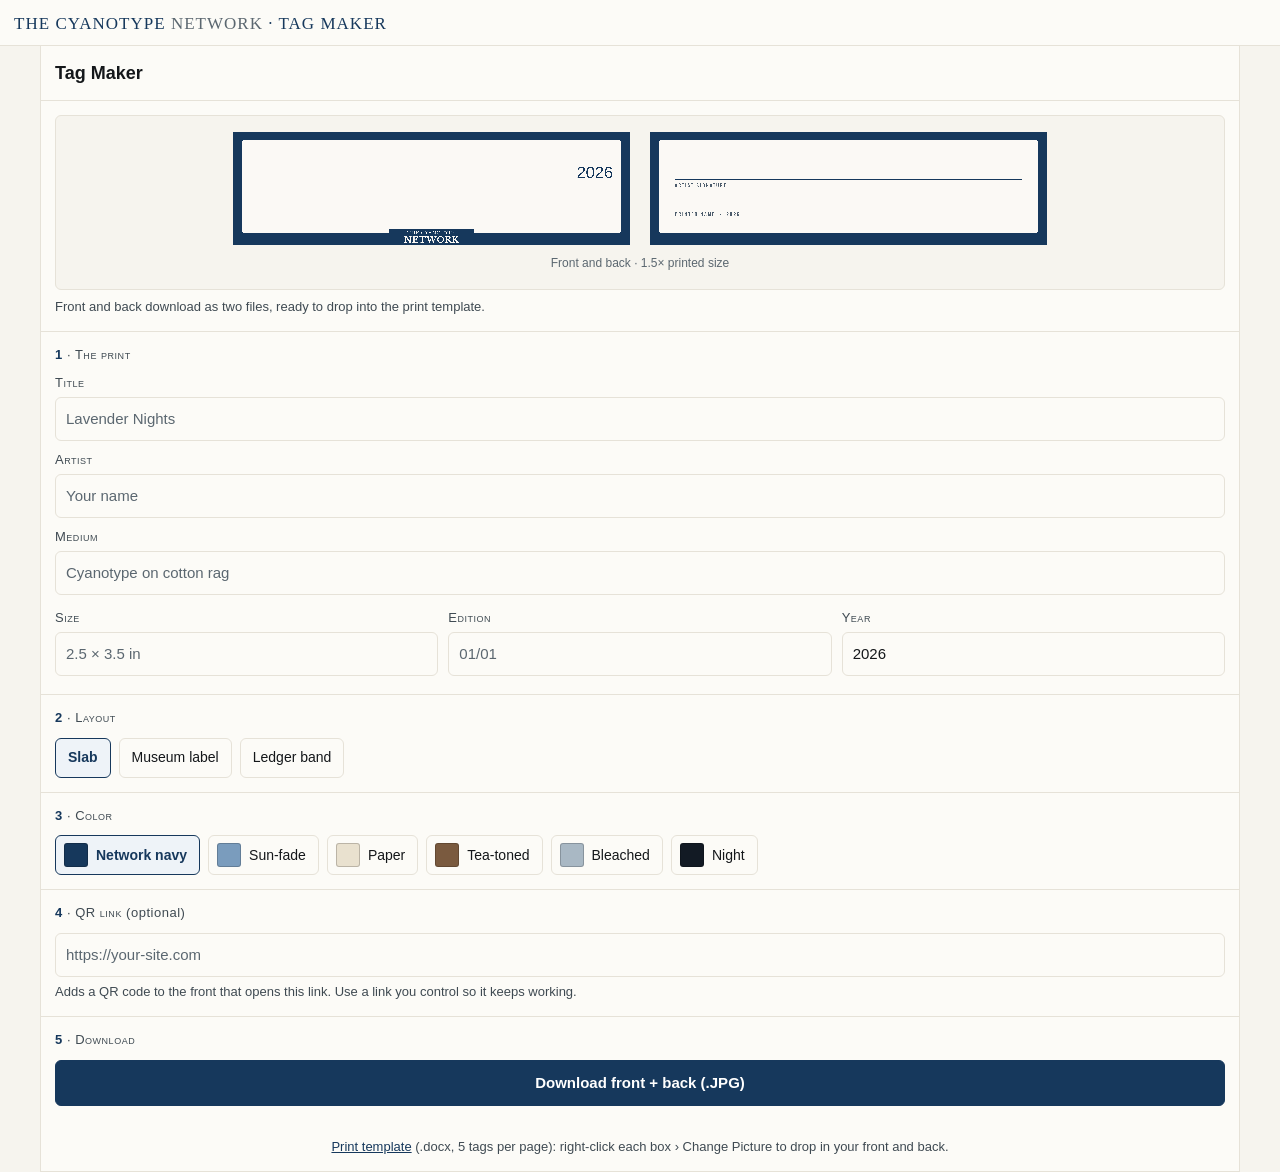
<file: tcntags.html>
<!DOCTYPE html>
<html lang="en">
<head>
<meta charset="UTF-8">
<meta name="viewport" content="width=device-width, initial-scale=1.0">
<title>Tag Maker · The Cyanotype Network</title>
<meta name="description" content="Make a folding tag for a cyanotype print: title, artist, medium, edition, optional QR link, and a signature panel on the back.">
<meta name="theme-color" content="#16385c">
<link rel="preconnect" href="https://fonts.googleapis.com">
<link rel="preconnect" href="https://fonts.gstatic.com" crossorigin>
<!-- Fonts used on the printed tag itself (the page uses the Network's own fonts) -->
<link href="https://fonts.googleapis.com/css2?family=Libre+Baskerville:ital,wght@0,400;0,700;1,400&family=Oswald:wght@500;700&display=swap" rel="stylesheet">
<link rel="stylesheet" href="maker.css?v=14">
<script src="js/maker.js?v=15"></script>
<style>
/* ---- tokens: taken from the Network's style.css :root ---- */
:root{
  --ink:#14171a; --gray:#3f4a52; --faint:#5b6770;
  --divider:#e6e2d8; --paper:#fcfbf7; --chip:#f6f4ee;
  --prussian:#16385c; --prussian-deep:#0e2a47; --prussian-wash:#eef3f8;
  --help:#8a5a1e; --help-bg:#faf3e6;
}
*{margin:0;padding:0;box-sizing:border-box;}
body{
  font-family:-apple-system,BlinkMacSystemFont,"Segoe UI",Roboto,Helvetica,Arial,sans-serif;
  background:var(--chip); color:var(--ink); font-size:16px; line-height:1.45;
}
.masthead{
  font-family:Georgia,'Times New Roman',serif; letter-spacing:.06em; font-size:17px;
  color:var(--prussian); padding:12px 14px 8px; background:var(--paper);
  border-bottom:1px solid var(--divider);
}
.masthead span{ color:var(--faint); }
.wrap{ max-width:600px; margin:0 auto; background:var(--paper);
  border-left:1px solid var(--divider); border-right:1px solid var(--divider); min-height:100vh; }

.page-head{ padding:14px; border-bottom:1px solid var(--divider); }
.page-head h1{ font-size:18px; }
.page-sub{ font-size:14px; color:var(--gray); margin-top:2px; }

section{ padding:14px; border-bottom:1px solid var(--divider); }
.step{ font-size:13px; color:var(--gray); font-variant:small-caps; letter-spacing:.04em; margin-bottom:10px; }
.step b{ color:var(--prussian); font-weight:700; }

/* ---- preview ---- */
.preview{ background:var(--chip); border:1px solid var(--divider); border-radius:6px; padding:10px; }
.preview{ padding:16px 10px; }
/* shown at printed size: the print template places each tag at 2.76 x 0.79 in */
.preview canvas{ display:block; width:2.76in; max-width:100%; height:auto; margin:0 auto; }
.preview canvas + canvas{ margin-top:6px; }
.preview .size{ text-align:center; font-size:12px; color:var(--faint); margin-top:10px; }
.preview .sz-desk{ display:none; }
/* desktop: front and back side by side at 1.5x printed size (4.14 x 1.19 in each) */
@media (min-width:900px){
  .preview .pair{ display:flex; justify-content:center; gap:20px; }
  .preview .pair canvas{ width:4.14in; margin:0; }
  .preview .pair canvas + canvas{ margin-top:0; }
  .preview .sz-phone{ display:none; }
  .preview .sz-desk{ display:inline; }
}
.note{ font-size:13px; color:var(--gray); margin-top:8px; }

/* ---- controls ---- */
label.field{ display:block; font-size:13px; color:var(--gray); margin:10px 0 4px;
  font-variant:small-caps; letter-spacing:.04em; }
label.field small{ font-variant:normal; letter-spacing:0; }
input[type=text],input[type=url],select{
  display:block; font:inherit; font-size:15px; width:100%; padding:9px 10px; min-height:44px; margin-top:4px;
  border:1px solid var(--divider); border-radius:6px; background:var(--paper); color:var(--ink);
  font-variant:normal; letter-spacing:0;
}
input::placeholder{ color:var(--faint); }
.two{ display:flex; gap:10px; }
.two>div{ flex:1; min-width:0; }
.hint{ font-size:13px; color:var(--gray); margin-top:6px; }

/* layout + color choices: same chip look as the rest of the Network */
.choices{ display:flex; flex-wrap:wrap; gap:8px; }
.choice{ position:relative; }
.choice input{ position:absolute; opacity:0; width:1px; height:1px; }
.choice span{
  display:flex; align-items:center; gap:8px; min-height:40px; padding:7px 12px;
  border:1px solid var(--divider); border-radius:6px; background:var(--paper);
  font-size:14px; color:var(--ink); cursor:pointer;
}
.choice.swatch span{ padding-left:8px; }
.choice.swatch span::before{
  content:""; width:22px; height:22px; border-radius:3px; background:var(--dot);
  border:1px solid rgba(0,0,0,.2); flex:0 0 auto;
}
.choice input:checked + span{ border-color:var(--prussian); background:var(--prussian-wash); color:var(--prussian); font-weight:600; }
.choice input:focus-visible + span{ outline:2px solid var(--prussian); outline-offset:2px; }

.prefill[hidden]{ display:none; }

.btn{
  font:inherit; font-size:15px; font-weight:600; width:100%; min-height:44px; padding:11px;
  border-radius:6px; border:1px solid var(--prussian); background:var(--prussian); color:#fff; cursor:pointer;
}
.btn:disabled{ opacity:.45; cursor:default; }
.btn.ghost{ background:transparent; color:var(--prussian); margin-top:8px; }
.btn[hidden]{ display:none; }
#status{ min-height:18px; font-size:13px; color:var(--gray); margin-top:8px; text-align:center; }
:focus-visible{ outline:2px solid var(--prussian); outline-offset:2px; }

/* keep the preview in view while typing on phones */
@media (max-width:640px){
  .sticky{ position:sticky; top:0; z-index:2; background:var(--paper); }
}
@media (prefers-reduced-motion:reduce){ *{ transition:none !important; } }
/* ---- desktop: widen the column to match the rest of the Network ---- */
@media (min-width: 900px){
  .wrap{ max-width:1200px; }
}
/* ---- shared maker space: phone keeps the tag in view, sections swipe ---- */
html.mk-on .mk-view .sticky{ position:static; display:flex; flex-direction:column; justify-content:center; padding:12px 16px !important; }
html.mk-on .mk-view .preview{ border:0; background:transparent; padding:0; }
html.mk-on .mk-view .preview canvas{ width:100%; max-width:4.6in; }
html.mk-on .mk-view .preview .size, html.mk-on .mk-view .note{ display:none; }
</style>
</head>
<body>

<div class="masthead">THE CYANOTYPE <span>NETWORK</span> · TAG MAKER</div>

<div class="wrap">
  <div class="page-head">
    <h1>Tag Maker</h1>
  </div>

  <section class="sticky">
    <div class="preview">
      <div class="pair">
        <canvas id="canvas" width="5600" height="1600" aria-label="Preview of the front of your tag" role="img"></canvas>
        <canvas id="canvasBack" width="5600" height="1600" aria-label="Preview of the signature back of your tag" role="img"></canvas>
      </div>
      <div class="size"><span class="sz-phone">Printed size · 2.76 × 0.79 in</span><span class="sz-desk">Front and back · 1.5× printed size</span></div>
    </div>
    <div class="note">Front and back download as two files, ready to drop into the print template.</div>
  </section>

  <section>
    <div class="step"><b>1</b> · The print</div>
    <div class="prefill" id="prefill" hidden>
      <label class="field">Fill in from one of your prints
        <select id="printPick"><option value="">Choose a print…</option></select>
      </label>
    </div>
    <label class="field">Title
      <input id="title" type="text" maxlength="40" placeholder="Lavender Nights" autocomplete="off">
    </label>
    <label class="field">Artist
      <input id="artist" type="text" maxlength="30" placeholder="Your name" autocomplete="off">
    </label>
    <label class="field">Medium
      <input id="medium" type="text" maxlength="40" placeholder="Cyanotype on cotton rag" autocomplete="off">
    </label>
    <div class="two">
      <div><label class="field">Size
        <input id="size" type="text" maxlength="20" placeholder="2.5 × 3.5 in" autocomplete="off">
      </label></div>
      <div><label class="field">Edition
        <input id="edition" type="text" maxlength="9" placeholder="01/01" autocomplete="off">
      </label></div>
      <div><label class="field">Year
        <input id="year" type="text" maxlength="4" inputmode="numeric" autocomplete="off">
      </label></div>
    </div>
  </section>

  <section>
    <div class="step"><b>2</b> · Layout</div>
    <div class="choices" role="radiogroup" aria-label="Layout">
      <label class="choice"><input type="radio" name="layout" value="slab" checked><span>Slab</span></label>
      <label class="choice"><input type="radio" name="layout" value="museum"><span>Museum label</span></label>
      <label class="choice"><input type="radio" name="layout" value="ledger"><span>Ledger band</span></label>
    </div>
  </section>

  <section>
    <div class="step"><b>3</b> · Color</div>
    <div class="choices" id="colors" role="radiogroup" aria-label="Frame color"></div>
  </section>

  <section>
    <div class="step"><b>4</b> · QR link <span style="font-variant:normal">(optional)</span></div>
    <input id="qr" type="url" maxlength="200" placeholder="https://your-site.com" autocomplete="off" inputmode="url" aria-label="QR link">
    <button type="button" id="qrUsePrint" class="btn ghost" hidden>Use this print's Network page</button>
    <div class="hint" id="qrPrintNote" hidden></div>
    <div class="hint">Adds a QR code to the front that opens this link. Use a link you control so it keeps working.</div>
  </section>

  <section>
    <div class="step"><b>5</b> · Download</div>
    <button id="downloadBtn" class="btn" type="button" disabled>Download front + back (.JPG)</button>
    <p id="status" role="status" aria-live="polite"></p>
    <div class="hint" style="text-align:center"><a href="tag-print-template.docx" download style="color:var(--prussian)">Print template</a> (.docx, 5 tags per page): right-click each box › Change Picture to drop in your front and back.</div>
  </section>
</div>
<script>
//---------------------------------------------------------------------
//
// QR Code Generator for JavaScript
//
// Copyright (c) 2009 Kazuhiko Arase
//
// URL: http://www.d-project.com/
//
// Licensed under the MIT license:
//  http://www.opensource.org/licenses/mit-license.php
//
// The word 'QR Code' is registered trademark of
// DENSO WAVE INCORPORATED
//  http://www.denso-wave.com/qrcode/faqpatent-e.html
//
//---------------------------------------------------------------------

var qrcode = function() {

  //---------------------------------------------------------------------
  // qrcode
  //---------------------------------------------------------------------

  /**
   * qrcode
   * @param typeNumber 1 to 40
   * @param errorCorrectionLevel 'L','M','Q','H'
   */
  var qrcode = function(typeNumber, errorCorrectionLevel) {

    var PAD0 = 0xEC;
    var PAD1 = 0x11;

    var _typeNumber = typeNumber;
    var _errorCorrectionLevel = QRErrorCorrectionLevel[errorCorrectionLevel];
    var _modules = null;
    var _moduleCount = 0;
    var _dataCache = null;
    var _dataList = [];

    var _this = {};

    var makeImpl = function(test, maskPattern) {

      _moduleCount = _typeNumber * 4 + 17;
      _modules = function(moduleCount) {
        var modules = new Array(moduleCount);
        for (var row = 0; row < moduleCount; row += 1) {
          modules[row] = new Array(moduleCount);
          for (var col = 0; col < moduleCount; col += 1) {
            modules[row][col] = null;
          }
        }
        return modules;
      }(_moduleCount);

      setupPositionProbePattern(0, 0);
      setupPositionProbePattern(_moduleCount - 7, 0);
      setupPositionProbePattern(0, _moduleCount - 7);
      setupPositionAdjustPattern();
      setupTimingPattern();
      setupTypeInfo(test, maskPattern);

      if (_typeNumber >= 7) {
        setupTypeNumber(test);
      }

      if (_dataCache == null) {
        _dataCache = createData(_typeNumber, _errorCorrectionLevel, _dataList);
      }

      mapData(_dataCache, maskPattern);
    };

    var setupPositionProbePattern = function(row, col) {

      for (var r = -1; r <= 7; r += 1) {

        if (row + r <= -1 || _moduleCount <= row + r) continue;

        for (var c = -1; c <= 7; c += 1) {

          if (col + c <= -1 || _moduleCount <= col + c) continue;

          if ( (0 <= r && r <= 6 && (c == 0 || c == 6) )
              || (0 <= c && c <= 6 && (r == 0 || r == 6) )
              || (2 <= r && r <= 4 && 2 <= c && c <= 4) ) {
            _modules[row + r][col + c] = true;
          } else {
            _modules[row + r][col + c] = false;
          }
        }
      }
    };

    var getBestMaskPattern = function() {

      var minLostPoint = 0;
      var pattern = 0;

      for (var i = 0; i < 8; i += 1) {

        makeImpl(true, i);

        var lostPoint = QRUtil.getLostPoint(_this);

        if (i == 0 || minLostPoint > lostPoint) {
          minLostPoint = lostPoint;
          pattern = i;
        }
      }

      return pattern;
    };

    var setupTimingPattern = function() {

      for (var r = 8; r < _moduleCount - 8; r += 1) {
        if (_modules[r][6] != null) {
          continue;
        }
        _modules[r][6] = (r % 2 == 0);
      }

      for (var c = 8; c < _moduleCount - 8; c += 1) {
        if (_modules[6][c] != null) {
          continue;
        }
        _modules[6][c] = (c % 2 == 0);
      }
    };

    var setupPositionAdjustPattern = function() {

      var pos = QRUtil.getPatternPosition(_typeNumber);

      for (var i = 0; i < pos.length; i += 1) {

        for (var j = 0; j < pos.length; j += 1) {

          var row = pos[i];
          var col = pos[j];

          if (_modules[row][col] != null) {
            continue;
          }

          for (var r = -2; r <= 2; r += 1) {

            for (var c = -2; c <= 2; c += 1) {

              if (r == -2 || r == 2 || c == -2 || c == 2
                  || (r == 0 && c == 0) ) {
                _modules[row + r][col + c] = true;
              } else {
                _modules[row + r][col + c] = false;
              }
            }
          }
        }
      }
    };

    var setupTypeNumber = function(test) {

      var bits = QRUtil.getBCHTypeNumber(_typeNumber);

      for (var i = 0; i < 18; i += 1) {
        var mod = (!test && ( (bits >> i) & 1) == 1);
        _modules[Math.floor(i / 3)][i % 3 + _moduleCount - 8 - 3] = mod;
      }

      for (var i = 0; i < 18; i += 1) {
        var mod = (!test && ( (bits >> i) & 1) == 1);
        _modules[i % 3 + _moduleCount - 8 - 3][Math.floor(i / 3)] = mod;
      }
    };

    var setupTypeInfo = function(test, maskPattern) {

      var data = (_errorCorrectionLevel << 3) | maskPattern;
      var bits = QRUtil.getBCHTypeInfo(data);

      // vertical
      for (var i = 0; i < 15; i += 1) {

        var mod = (!test && ( (bits >> i) & 1) == 1);

        if (i < 6) {
          _modules[i][8] = mod;
        } else if (i < 8) {
          _modules[i + 1][8] = mod;
        } else {
          _modules[_moduleCount - 15 + i][8] = mod;
        }
      }

      // horizontal
      for (var i = 0; i < 15; i += 1) {

        var mod = (!test && ( (bits >> i) & 1) == 1);

        if (i < 8) {
          _modules[8][_moduleCount - i - 1] = mod;
        } else if (i < 9) {
          _modules[8][15 - i - 1 + 1] = mod;
        } else {
          _modules[8][15 - i - 1] = mod;
        }
      }

      // fixed module
      _modules[_moduleCount - 8][8] = (!test);
    };

    var mapData = function(data, maskPattern) {

      var inc = -1;
      var row = _moduleCount - 1;
      var bitIndex = 7;
      var byteIndex = 0;
      var maskFunc = QRUtil.getMaskFunction(maskPattern);

      for (var col = _moduleCount - 1; col > 0; col -= 2) {

        if (col == 6) col -= 1;

        while (true) {

          for (var c = 0; c < 2; c += 1) {

            if (_modules[row][col - c] == null) {

              var dark = false;

              if (byteIndex < data.length) {
                dark = ( ( (data[byteIndex] >>> bitIndex) & 1) == 1);
              }

              var mask = maskFunc(row, col - c);

              if (mask) {
                dark = !dark;
              }

              _modules[row][col - c] = dark;
              bitIndex -= 1;

              if (bitIndex == -1) {
                byteIndex += 1;
                bitIndex = 7;
              }
            }
          }

          row += inc;

          if (row < 0 || _moduleCount <= row) {
            row -= inc;
            inc = -inc;
            break;
          }
        }
      }
    };

    var createBytes = function(buffer, rsBlocks) {

      var offset = 0;

      var maxDcCount = 0;
      var maxEcCount = 0;

      var dcdata = new Array(rsBlocks.length);
      var ecdata = new Array(rsBlocks.length);

      for (var r = 0; r < rsBlocks.length; r += 1) {

        var dcCount = rsBlocks[r].dataCount;
        var ecCount = rsBlocks[r].totalCount - dcCount;

        maxDcCount = Math.max(maxDcCount, dcCount);
        maxEcCount = Math.max(maxEcCount, ecCount);

        dcdata[r] = new Array(dcCount);

        for (var i = 0; i < dcdata[r].length; i += 1) {
          dcdata[r][i] = 0xff & buffer.getBuffer()[i + offset];
        }
        offset += dcCount;

        var rsPoly = QRUtil.getErrorCorrectPolynomial(ecCount);
        var rawPoly = qrPolynomial(dcdata[r], rsPoly.getLength() - 1);

        var modPoly = rawPoly.mod(rsPoly);
        ecdata[r] = new Array(rsPoly.getLength() - 1);
        for (var i = 0; i < ecdata[r].length; i += 1) {
          var modIndex = i + modPoly.getLength() - ecdata[r].length;
          ecdata[r][i] = (modIndex >= 0)? modPoly.getAt(modIndex) : 0;
        }
      }

      var totalCodeCount = 0;
      for (var i = 0; i < rsBlocks.length; i += 1) {
        totalCodeCount += rsBlocks[i].totalCount;
      }

      var data = new Array(totalCodeCount);
      var index = 0;

      for (var i = 0; i < maxDcCount; i += 1) {
        for (var r = 0; r < rsBlocks.length; r += 1) {
          if (i < dcdata[r].length) {
            data[index] = dcdata[r][i];
            index += 1;
          }
        }
      }

      for (var i = 0; i < maxEcCount; i += 1) {
        for (var r = 0; r < rsBlocks.length; r += 1) {
          if (i < ecdata[r].length) {
            data[index] = ecdata[r][i];
            index += 1;
          }
        }
      }

      return data;
    };

    var createData = function(typeNumber, errorCorrectionLevel, dataList) {

      var rsBlocks = QRRSBlock.getRSBlocks(typeNumber, errorCorrectionLevel);

      var buffer = qrBitBuffer();

      for (var i = 0; i < dataList.length; i += 1) {
        var data = dataList[i];
        buffer.put(data.getMode(), 4);
        buffer.put(data.getLength(), QRUtil.getLengthInBits(data.getMode(), typeNumber) );
        data.write(buffer);
      }

      // calc num max data.
      var totalDataCount = 0;
      for (var i = 0; i < rsBlocks.length; i += 1) {
        totalDataCount += rsBlocks[i].dataCount;
      }

      if (buffer.getLengthInBits() > totalDataCount * 8) {
        throw 'code length overflow. ('
          + buffer.getLengthInBits()
          + '>'
          + totalDataCount * 8
          + ')';
      }

      // end code
      if (buffer.getLengthInBits() + 4 <= totalDataCount * 8) {
        buffer.put(0, 4);
      }

      // padding
      while (buffer.getLengthInBits() % 8 != 0) {
        buffer.putBit(false);
      }

      // padding
      while (true) {

        if (buffer.getLengthInBits() >= totalDataCount * 8) {
          break;
        }
        buffer.put(PAD0, 8);

        if (buffer.getLengthInBits() >= totalDataCount * 8) {
          break;
        }
        buffer.put(PAD1, 8);
      }

      return createBytes(buffer, rsBlocks);
    };

    _this.addData = function(data, mode) {

      mode = mode || 'Byte';

      var newData = null;

      switch(mode) {
      case 'Numeric' :
        newData = qrNumber(data);
        break;
      case 'Alphanumeric' :
        newData = qrAlphaNum(data);
        break;
      case 'Byte' :
        newData = qr8BitByte(data);
        break;
      case 'Kanji' :
        newData = qrKanji(data);
        break;
      default :
        throw 'mode:' + mode;
      }

      _dataList.push(newData);
      _dataCache = null;
    };

    _this.isDark = function(row, col) {
      if (row < 0 || _moduleCount <= row || col < 0 || _moduleCount <= col) {
        throw row + ',' + col;
      }
      return _modules[row][col];
    };

    _this.getModuleCount = function() {
      return _moduleCount;
    };

    _this.make = function() {
      if (_typeNumber < 1) {
        var typeNumber = 1;

        for (; typeNumber < 40; typeNumber++) {
          var rsBlocks = QRRSBlock.getRSBlocks(typeNumber, _errorCorrectionLevel);
          var buffer = qrBitBuffer();

          for (var i = 0; i < _dataList.length; i++) {
            var data = _dataList[i];
            buffer.put(data.getMode(), 4);
            buffer.put(data.getLength(), QRUtil.getLengthInBits(data.getMode(), typeNumber) );
            data.write(buffer);
          }

          var totalDataCount = 0;
          for (var i = 0; i < rsBlocks.length; i++) {
            totalDataCount += rsBlocks[i].dataCount;
          }

          if (buffer.getLengthInBits() <= totalDataCount * 8) {
            break;
          }
        }

        _typeNumber = typeNumber;
      }

      makeImpl(false, getBestMaskPattern() );
    };

    _this.createTableTag = function(cellSize, margin) {

      cellSize = cellSize || 2;
      margin = (typeof margin == 'undefined')? cellSize * 4 : margin;

      var qrHtml = '';

      qrHtml += '<table style="';
      qrHtml += ' border-width: 0px; border-style: none;';
      qrHtml += ' border-collapse: collapse;';
      qrHtml += ' padding: 0px; margin: ' + margin + 'px;';
      qrHtml += '">';
      qrHtml += '<tbody>';

      for (var r = 0; r < _this.getModuleCount(); r += 1) {

        qrHtml += '<tr>';

        for (var c = 0; c < _this.getModuleCount(); c += 1) {
          qrHtml += '<td style="';
          qrHtml += ' border-width: 0px; border-style: none;';
          qrHtml += ' border-collapse: collapse;';
          qrHtml += ' padding: 0px; margin: 0px;';
          qrHtml += ' width: ' + cellSize + 'px;';
          qrHtml += ' height: ' + cellSize + 'px;';
          qrHtml += ' background-color: ';
          qrHtml += _this.isDark(r, c)? '#000000' : '#ffffff';
          qrHtml += ';';
          qrHtml += '"/>';
        }

        qrHtml += '</tr>';
      }

      qrHtml += '</tbody>';
      qrHtml += '</table>';

      return qrHtml;
    };

    _this.createSvgTag = function(cellSize, margin, alt, title) {

      var opts = {};
      if (typeof arguments[0] == 'object') {
        // Called by options.
        opts = arguments[0];
        // overwrite cellSize and margin.
        cellSize = opts.cellSize;
        margin = opts.margin;
        alt = opts.alt;
        title = opts.title;
      }

      cellSize = cellSize || 2;
      margin = (typeof margin == 'undefined')? cellSize * 4 : margin;

      // Compose alt property surrogate
      alt = (typeof alt === 'string') ? {text: alt} : alt || {};
      alt.text = alt.text || null;
      alt.id = (alt.text) ? alt.id || 'qrcode-description' : null;

      // Compose title property surrogate
      title = (typeof title === 'string') ? {text: title} : title || {};
      title.text = title.text || null;
      title.id = (title.text) ? title.id || 'qrcode-title' : null;

      var size = _this.getModuleCount() * cellSize + margin * 2;
      var c, mc, r, mr, qrSvg='', rect;

      rect = 'l' + cellSize + ',0 0,' + cellSize +
        ' -' + cellSize + ',0 0,-' + cellSize + 'z ';

      qrSvg += '<svg version="1.1" xmlns="http://www.w3.org/2000/svg"';
      qrSvg += !opts.scalable ? ' width="' + size + 'px" height="' + size + 'px"' : '';
      qrSvg += ' viewBox="0 0 ' + size + ' ' + size + '" ';
      qrSvg += ' preserveAspectRatio="xMinYMin meet"';
      qrSvg += (title.text || alt.text) ? ' role="img" aria-labelledby="' +
          escapeXml([title.id, alt.id].join(' ').trim() ) + '"' : '';
      qrSvg += '>';
      qrSvg += (title.text) ? '<title id="' + escapeXml(title.id) + '">' +
          escapeXml(title.text) + '</title>' : '';
      qrSvg += (alt.text) ? '<description id="' + escapeXml(alt.id) + '">' +
          escapeXml(alt.text) + '</description>' : '';
      qrSvg += '<rect width="100%" height="100%" fill="white" cx="0" cy="0"/>';
      qrSvg += '<path d="';

      for (r = 0; r < _this.getModuleCount(); r += 1) {
        mr = r * cellSize + margin;
        for (c = 0; c < _this.getModuleCount(); c += 1) {
          if (_this.isDark(r, c) ) {
            mc = c*cellSize+margin;
            qrSvg += 'M' + mc + ',' + mr + rect;
          }
        }
      }

      qrSvg += '" stroke="transparent" fill="black"/>';
      qrSvg += '</svg>';

      return qrSvg;
    };

    _this.createDataURL = function(cellSize, margin) {

      cellSize = cellSize || 2;
      margin = (typeof margin == 'undefined')? cellSize * 4 : margin;

      var size = _this.getModuleCount() * cellSize + margin * 2;
      var min = margin;
      var max = size - margin;

      return createDataURL(size, size, function(x, y) {
        if (min <= x && x < max && min <= y && y < max) {
          var c = Math.floor( (x - min) / cellSize);
          var r = Math.floor( (y - min) / cellSize);
          return _this.isDark(r, c)? 0 : 1;
        } else {
          return 1;
        }
      } );
    };

    _this.createImgTag = function(cellSize, margin, alt) {

      cellSize = cellSize || 2;
      margin = (typeof margin == 'undefined')? cellSize * 4 : margin;

      var size = _this.getModuleCount() * cellSize + margin * 2;

      var img = '';
      img += '<img';
      img += '\u0020src="';
      img += _this.createDataURL(cellSize, margin);
      img += '"';
      img += '\u0020width="';
      img += size;
      img += '"';
      img += '\u0020height="';
      img += size;
      img += '"';
      if (alt) {
        img += '\u0020alt="';
        img += escapeXml(alt);
        img += '"';
      }
      img += '/>';

      return img;
    };

    var escapeXml = function(s) {
      var escaped = '';
      for (var i = 0; i < s.length; i += 1) {
        var c = s.charAt(i);
        switch(c) {
        case '<': escaped += '&lt;'; break;
        case '>': escaped += '&gt;'; break;
        case '&': escaped += '&amp;'; break;
        case '"': escaped += '&quot;'; break;
        default : escaped += c; break;
        }
      }
      return escaped;
    };

    var _createHalfASCII = function(margin) {
      var cellSize = 1;
      margin = (typeof margin == 'undefined')? cellSize * 2 : margin;

      var size = _this.getModuleCount() * cellSize + margin * 2;
      var min = margin;
      var max = size - margin;

      var y, x, r1, r2, p;

      var blocks = {
        '██': '█',
        '█ ': '▀',
        ' █': '▄',
        '  ': ' '
      };

      var blocksLastLineNoMargin = {
        '██': '▀',
        '█ ': '▀',
        ' █': ' ',
        '  ': ' '
      };

      var ascii = '';
      for (y = 0; y < size; y += 2) {
        r1 = Math.floor((y - min) / cellSize);
        r2 = Math.floor((y + 1 - min) / cellSize);
        for (x = 0; x < size; x += 1) {
          p = '█';

          if (min <= x && x < max && min <= y && y < max && _this.isDark(r1, Math.floor((x - min) / cellSize))) {
            p = ' ';
          }

          if (min <= x && x < max && min <= y+1 && y+1 < max && _this.isDark(r2, Math.floor((x - min) / cellSize))) {
            p += ' ';
          }
          else {
            p += '█';
          }

          // Output 2 characters per pixel, to create full square. 1 character per pixels gives only half width of square.
          ascii += (margin < 1 && y+1 >= max) ? blocksLastLineNoMargin[p] : blocks[p];
        }

        ascii += '\n';
      }

      if (size % 2 && margin > 0) {
        return ascii.substring(0, ascii.length - size - 1) + Array(size+1).join('▀');
      }

      return ascii.substring(0, ascii.length-1);
    };

    _this.createASCII = function(cellSize, margin) {
      cellSize = cellSize || 1;

      if (cellSize < 2) {
        return _createHalfASCII(margin);
      }

      cellSize -= 1;
      margin = (typeof margin == 'undefined')? cellSize * 2 : margin;

      var size = _this.getModuleCount() * cellSize + margin * 2;
      var min = margin;
      var max = size - margin;

      var y, x, r, p;

      var white = Array(cellSize+1).join('██');
      var black = Array(cellSize+1).join('  ');

      var ascii = '';
      var line = '';
      for (y = 0; y < size; y += 1) {
        r = Math.floor( (y - min) / cellSize);
        line = '';
        for (x = 0; x < size; x += 1) {
          p = 1;

          if (min <= x && x < max && min <= y && y < max && _this.isDark(r, Math.floor((x - min) / cellSize))) {
            p = 0;
          }

          // Output 2 characters per pixel, to create full square. 1 character per pixels gives only half width of square.
          line += p ? white : black;
        }

        for (r = 0; r < cellSize; r += 1) {
          ascii += line + '\n';
        }
      }

      return ascii.substring(0, ascii.length-1);
    };

    _this.renderTo2dContext = function(context, cellSize) {
      cellSize = cellSize || 2;
      var length = _this.getModuleCount();
      for (var row = 0; row < length; row++) {
        for (var col = 0; col < length; col++) {
          context.fillStyle = _this.isDark(row, col) ? 'black' : 'white';
          context.fillRect(col * cellSize, row * cellSize, cellSize, cellSize);
        }
      }
    }

    return _this;
  };

  //---------------------------------------------------------------------
  // qrcode.stringToBytes
  //---------------------------------------------------------------------

  qrcode.stringToBytesFuncs = {
    'default' : function(s) {
      var bytes = [];
      for (var i = 0; i < s.length; i += 1) {
        var c = s.charCodeAt(i);
        bytes.push(c & 0xff);
      }
      return bytes;
    }
  };

  qrcode.stringToBytes = qrcode.stringToBytesFuncs['default'];

  //---------------------------------------------------------------------
  // qrcode.createStringToBytes
  //---------------------------------------------------------------------

  /**
   * @param unicodeData base64 string of byte array.
   * [16bit Unicode],[16bit Bytes], ...
   * @param numChars
   */
  qrcode.createStringToBytes = function(unicodeData, numChars) {

    // create conversion map.

    var unicodeMap = function() {

      var bin = base64DecodeInputStream(unicodeData);
      var read = function() {
        var b = bin.read();
        if (b == -1) throw 'eof';
        return b;
      };

      var count = 0;
      var unicodeMap = {};
      while (true) {
        var b0 = bin.read();
        if (b0 == -1) break;
        var b1 = read();
        var b2 = read();
        var b3 = read();
        var k = String.fromCharCode( (b0 << 8) | b1);
        var v = (b2 << 8) | b3;
        unicodeMap[k] = v;
        count += 1;
      }
      if (count != numChars) {
        throw count + ' != ' + numChars;
      }

      return unicodeMap;
    }();

    var unknownChar = '?'.charCodeAt(0);

    return function(s) {
      var bytes = [];
      for (var i = 0; i < s.length; i += 1) {
        var c = s.charCodeAt(i);
        if (c < 128) {
          bytes.push(c);
        } else {
          var b = unicodeMap[s.charAt(i)];
          if (typeof b == 'number') {
            if ( (b & 0xff) == b) {
              // 1byte
              bytes.push(b);
            } else {
              // 2bytes
              bytes.push(b >>> 8);
              bytes.push(b & 0xff);
            }
          } else {
            bytes.push(unknownChar);
          }
        }
      }
      return bytes;
    };
  };

  //---------------------------------------------------------------------
  // QRMode
  //---------------------------------------------------------------------

  var QRMode = {
    MODE_NUMBER :    1 << 0,
    MODE_ALPHA_NUM : 1 << 1,
    MODE_8BIT_BYTE : 1 << 2,
    MODE_KANJI :     1 << 3
  };

  //---------------------------------------------------------------------
  // QRErrorCorrectionLevel
  //---------------------------------------------------------------------

  var QRErrorCorrectionLevel = {
    L : 1,
    M : 0,
    Q : 3,
    H : 2
  };

  //---------------------------------------------------------------------
  // QRMaskPattern
  //---------------------------------------------------------------------

  var QRMaskPattern = {
    PATTERN000 : 0,
    PATTERN001 : 1,
    PATTERN010 : 2,
    PATTERN011 : 3,
    PATTERN100 : 4,
    PATTERN101 : 5,
    PATTERN110 : 6,
    PATTERN111 : 7
  };

  //---------------------------------------------------------------------
  // QRUtil
  //---------------------------------------------------------------------

  var QRUtil = function() {

    var PATTERN_POSITION_TABLE = [
      [],
      [6, 18],
      [6, 22],
      [6, 26],
      [6, 30],
      [6, 34],
      [6, 22, 38],
      [6, 24, 42],
      [6, 26, 46],
      [6, 28, 50],
      [6, 30, 54],
      [6, 32, 58],
      [6, 34, 62],
      [6, 26, 46, 66],
      [6, 26, 48, 70],
      [6, 26, 50, 74],
      [6, 30, 54, 78],
      [6, 30, 56, 82],
      [6, 30, 58, 86],
      [6, 34, 62, 90],
      [6, 28, 50, 72, 94],
      [6, 26, 50, 74, 98],
      [6, 30, 54, 78, 102],
      [6, 28, 54, 80, 106],
      [6, 32, 58, 84, 110],
      [6, 30, 58, 86, 114],
      [6, 34, 62, 90, 118],
      [6, 26, 50, 74, 98, 122],
      [6, 30, 54, 78, 102, 126],
      [6, 26, 52, 78, 104, 130],
      [6, 30, 56, 82, 108, 134],
      [6, 34, 60, 86, 112, 138],
      [6, 30, 58, 86, 114, 142],
      [6, 34, 62, 90, 118, 146],
      [6, 30, 54, 78, 102, 126, 150],
      [6, 24, 50, 76, 102, 128, 154],
      [6, 28, 54, 80, 106, 132, 158],
      [6, 32, 58, 84, 110, 136, 162],
      [6, 26, 54, 82, 110, 138, 166],
      [6, 30, 58, 86, 114, 142, 170]
    ];
    var G15 = (1 << 10) | (1 << 8) | (1 << 5) | (1 << 4) | (1 << 2) | (1 << 1) | (1 << 0);
    var G18 = (1 << 12) | (1 << 11) | (1 << 10) | (1 << 9) | (1 << 8) | (1 << 5) | (1 << 2) | (1 << 0);
    var G15_MASK = (1 << 14) | (1 << 12) | (1 << 10) | (1 << 4) | (1 << 1);

    var _this = {};

    var getBCHDigit = function(data) {
      var digit = 0;
      while (data != 0) {
        digit += 1;
        data >>>= 1;
      }
      return digit;
    };

    _this.getBCHTypeInfo = function(data) {
      var d = data << 10;
      while (getBCHDigit(d) - getBCHDigit(G15) >= 0) {
        d ^= (G15 << (getBCHDigit(d) - getBCHDigit(G15) ) );
      }
      return ( (data << 10) | d) ^ G15_MASK;
    };

    _this.getBCHTypeNumber = function(data) {
      var d = data << 12;
      while (getBCHDigit(d) - getBCHDigit(G18) >= 0) {
        d ^= (G18 << (getBCHDigit(d) - getBCHDigit(G18) ) );
      }
      return (data << 12) | d;
    };

    _this.getPatternPosition = function(typeNumber) {
      return PATTERN_POSITION_TABLE[typeNumber - 1];
    };

    _this.getMaskFunction = function(maskPattern) {

      switch (maskPattern) {

      case QRMaskPattern.PATTERN000 :
        return function(i, j) { return (i + j) % 2 == 0; };
      case QRMaskPattern.PATTERN001 :
        return function(i, j) { return i % 2 == 0; };
      case QRMaskPattern.PATTERN010 :
        return function(i, j) { return j % 3 == 0; };
      case QRMaskPattern.PATTERN011 :
        return function(i, j) { return (i + j) % 3 == 0; };
      case QRMaskPattern.PATTERN100 :
        return function(i, j) { return (Math.floor(i / 2) + Math.floor(j / 3) ) % 2 == 0; };
      case QRMaskPattern.PATTERN101 :
        return function(i, j) { return (i * j) % 2 + (i * j) % 3 == 0; };
      case QRMaskPattern.PATTERN110 :
        return function(i, j) { return ( (i * j) % 2 + (i * j) % 3) % 2 == 0; };
      case QRMaskPattern.PATTERN111 :
        return function(i, j) { return ( (i * j) % 3 + (i + j) % 2) % 2 == 0; };

      default :
        throw 'bad maskPattern:' + maskPattern;
      }
    };

    _this.getErrorCorrectPolynomial = function(errorCorrectLength) {
      var a = qrPolynomial([1], 0);
      for (var i = 0; i < errorCorrectLength; i += 1) {
        a = a.multiply(qrPolynomial([1, QRMath.gexp(i)], 0) );
      }
      return a;
    };

    _this.getLengthInBits = function(mode, type) {

      if (1 <= type && type < 10) {

        // 1 - 9

        switch(mode) {
        case QRMode.MODE_NUMBER    : return 10;
        case QRMode.MODE_ALPHA_NUM : return 9;
        case QRMode.MODE_8BIT_BYTE : return 8;
        case QRMode.MODE_KANJI     : return 8;
        default :
          throw 'mode:' + mode;
        }

      } else if (type < 27) {

        // 10 - 26

        switch(mode) {
        case QRMode.MODE_NUMBER    : return 12;
        case QRMode.MODE_ALPHA_NUM : return 11;
        case QRMode.MODE_8BIT_BYTE : return 16;
        case QRMode.MODE_KANJI     : return 10;
        default :
          throw 'mode:' + mode;
        }

      } else if (type < 41) {

        // 27 - 40

        switch(mode) {
        case QRMode.MODE_NUMBER    : return 14;
        case QRMode.MODE_ALPHA_NUM : return 13;
        case QRMode.MODE_8BIT_BYTE : return 16;
        case QRMode.MODE_KANJI     : return 12;
        default :
          throw 'mode:' + mode;
        }

      } else {
        throw 'type:' + type;
      }
    };

    _this.getLostPoint = function(qrcode) {

      var moduleCount = qrcode.getModuleCount();

      var lostPoint = 0;

      // LEVEL1

      for (var row = 0; row < moduleCount; row += 1) {
        for (var col = 0; col < moduleCount; col += 1) {

          var sameCount = 0;
          var dark = qrcode.isDark(row, col);

          for (var r = -1; r <= 1; r += 1) {

            if (row + r < 0 || moduleCount <= row + r) {
              continue;
            }

            for (var c = -1; c <= 1; c += 1) {

              if (col + c < 0 || moduleCount <= col + c) {
                continue;
              }

              if (r == 0 && c == 0) {
                continue;
              }

              if (dark == qrcode.isDark(row + r, col + c) ) {
                sameCount += 1;
              }
            }
          }

          if (sameCount > 5) {
            lostPoint += (3 + sameCount - 5);
          }
        }
      };

      // LEVEL2

      for (var row = 0; row < moduleCount - 1; row += 1) {
        for (var col = 0; col < moduleCount - 1; col += 1) {
          var count = 0;
          if (qrcode.isDark(row, col) ) count += 1;
          if (qrcode.isDark(row + 1, col) ) count += 1;
          if (qrcode.isDark(row, col + 1) ) count += 1;
          if (qrcode.isDark(row + 1, col + 1) ) count += 1;
          if (count == 0 || count == 4) {
            lostPoint += 3;
          }
        }
      }

      // LEVEL3

      for (var row = 0; row < moduleCount; row += 1) {
        for (var col = 0; col < moduleCount - 6; col += 1) {
          if (qrcode.isDark(row, col)
              && !qrcode.isDark(row, col + 1)
              &&  qrcode.isDark(row, col + 2)
              &&  qrcode.isDark(row, col + 3)
              &&  qrcode.isDark(row, col + 4)
              && !qrcode.isDark(row, col + 5)
              &&  qrcode.isDark(row, col + 6) ) {
            lostPoint += 40;
          }
        }
      }

      for (var col = 0; col < moduleCount; col += 1) {
        for (var row = 0; row < moduleCount - 6; row += 1) {
          if (qrcode.isDark(row, col)
              && !qrcode.isDark(row + 1, col)
              &&  qrcode.isDark(row + 2, col)
              &&  qrcode.isDark(row + 3, col)
              &&  qrcode.isDark(row + 4, col)
              && !qrcode.isDark(row + 5, col)
              &&  qrcode.isDark(row + 6, col) ) {
            lostPoint += 40;
          }
        }
      }

      // LEVEL4

      var darkCount = 0;

      for (var col = 0; col < moduleCount; col += 1) {
        for (var row = 0; row < moduleCount; row += 1) {
          if (qrcode.isDark(row, col) ) {
            darkCount += 1;
          }
        }
      }

      var ratio = Math.abs(100 * darkCount / moduleCount / moduleCount - 50) / 5;
      lostPoint += ratio * 10;

      return lostPoint;
    };

    return _this;
  }();

  //---------------------------------------------------------------------
  // QRMath
  //---------------------------------------------------------------------

  var QRMath = function() {

    var EXP_TABLE = new Array(256);
    var LOG_TABLE = new Array(256);

    // initialize tables
    for (var i = 0; i < 8; i += 1) {
      EXP_TABLE[i] = 1 << i;
    }
    for (var i = 8; i < 256; i += 1) {
      EXP_TABLE[i] = EXP_TABLE[i - 4]
        ^ EXP_TABLE[i - 5]
        ^ EXP_TABLE[i - 6]
        ^ EXP_TABLE[i - 8];
    }
    for (var i = 0; i < 255; i += 1) {
      LOG_TABLE[EXP_TABLE[i] ] = i;
    }

    var _this = {};

    _this.glog = function(n) {

      if (n < 1) {
        throw 'glog(' + n + ')';
      }

      return LOG_TABLE[n];
    };

    _this.gexp = function(n) {

      while (n < 0) {
        n += 255;
      }

      while (n >= 256) {
        n -= 255;
      }

      return EXP_TABLE[n];
    };

    return _this;
  }();

  //---------------------------------------------------------------------
  // qrPolynomial
  //---------------------------------------------------------------------

  function qrPolynomial(num, shift) {

    if (typeof num.length == 'undefined') {
      throw num.length + '/' + shift;
    }

    var _num = function() {
      var offset = 0;
      while (offset < num.length && num[offset] == 0) {
        offset += 1;
      }
      var _num = new Array(num.length - offset + shift);
      for (var i = 0; i < num.length - offset; i += 1) {
        _num[i] = num[i + offset];
      }
      return _num;
    }();

    var _this = {};

    _this.getAt = function(index) {
      return _num[index];
    };

    _this.getLength = function() {
      return _num.length;
    };

    _this.multiply = function(e) {

      var num = new Array(_this.getLength() + e.getLength() - 1);

      for (var i = 0; i < _this.getLength(); i += 1) {
        for (var j = 0; j < e.getLength(); j += 1) {
          num[i + j] ^= QRMath.gexp(QRMath.glog(_this.getAt(i) ) + QRMath.glog(e.getAt(j) ) );
        }
      }

      return qrPolynomial(num, 0);
    };

    _this.mod = function(e) {

      if (_this.getLength() - e.getLength() < 0) {
        return _this;
      }

      var ratio = QRMath.glog(_this.getAt(0) ) - QRMath.glog(e.getAt(0) );

      var num = new Array(_this.getLength() );
      for (var i = 0; i < _this.getLength(); i += 1) {
        num[i] = _this.getAt(i);
      }

      for (var i = 0; i < e.getLength(); i += 1) {
        num[i] ^= QRMath.gexp(QRMath.glog(e.getAt(i) ) + ratio);
      }

      // recursive call
      return qrPolynomial(num, 0).mod(e);
    };

    return _this;
  };

  //---------------------------------------------------------------------
  // QRRSBlock
  //---------------------------------------------------------------------

  var QRRSBlock = function() {

    var RS_BLOCK_TABLE = [

      // L
      // M
      // Q
      // H

      // 1
      [1, 26, 19],
      [1, 26, 16],
      [1, 26, 13],
      [1, 26, 9],

      // 2
      [1, 44, 34],
      [1, 44, 28],
      [1, 44, 22],
      [1, 44, 16],

      // 3
      [1, 70, 55],
      [1, 70, 44],
      [2, 35, 17],
      [2, 35, 13],

      // 4
      [1, 100, 80],
      [2, 50, 32],
      [2, 50, 24],
      [4, 25, 9],

      // 5
      [1, 134, 108],
      [2, 67, 43],
      [2, 33, 15, 2, 34, 16],
      [2, 33, 11, 2, 34, 12],

      // 6
      [2, 86, 68],
      [4, 43, 27],
      [4, 43, 19],
      [4, 43, 15],

      // 7
      [2, 98, 78],
      [4, 49, 31],
      [2, 32, 14, 4, 33, 15],
      [4, 39, 13, 1, 40, 14],

      // 8
      [2, 121, 97],
      [2, 60, 38, 2, 61, 39],
      [4, 40, 18, 2, 41, 19],
      [4, 40, 14, 2, 41, 15],

      // 9
      [2, 146, 116],
      [3, 58, 36, 2, 59, 37],
      [4, 36, 16, 4, 37, 17],
      [4, 36, 12, 4, 37, 13],

      // 10
      [2, 86, 68, 2, 87, 69],
      [4, 69, 43, 1, 70, 44],
      [6, 43, 19, 2, 44, 20],
      [6, 43, 15, 2, 44, 16],

      // 11
      [4, 101, 81],
      [1, 80, 50, 4, 81, 51],
      [4, 50, 22, 4, 51, 23],
      [3, 36, 12, 8, 37, 13],

      // 12
      [2, 116, 92, 2, 117, 93],
      [6, 58, 36, 2, 59, 37],
      [4, 46, 20, 6, 47, 21],
      [7, 42, 14, 4, 43, 15],

      // 13
      [4, 133, 107],
      [8, 59, 37, 1, 60, 38],
      [8, 44, 20, 4, 45, 21],
      [12, 33, 11, 4, 34, 12],

      // 14
      [3, 145, 115, 1, 146, 116],
      [4, 64, 40, 5, 65, 41],
      [11, 36, 16, 5, 37, 17],
      [11, 36, 12, 5, 37, 13],

      // 15
      [5, 109, 87, 1, 110, 88],
      [5, 65, 41, 5, 66, 42],
      [5, 54, 24, 7, 55, 25],
      [11, 36, 12, 7, 37, 13],

      // 16
      [5, 122, 98, 1, 123, 99],
      [7, 73, 45, 3, 74, 46],
      [15, 43, 19, 2, 44, 20],
      [3, 45, 15, 13, 46, 16],

      // 17
      [1, 135, 107, 5, 136, 108],
      [10, 74, 46, 1, 75, 47],
      [1, 50, 22, 15, 51, 23],
      [2, 42, 14, 17, 43, 15],

      // 18
      [5, 150, 120, 1, 151, 121],
      [9, 69, 43, 4, 70, 44],
      [17, 50, 22, 1, 51, 23],
      [2, 42, 14, 19, 43, 15],

      // 19
      [3, 141, 113, 4, 142, 114],
      [3, 70, 44, 11, 71, 45],
      [17, 47, 21, 4, 48, 22],
      [9, 39, 13, 16, 40, 14],

      // 20
      [3, 135, 107, 5, 136, 108],
      [3, 67, 41, 13, 68, 42],
      [15, 54, 24, 5, 55, 25],
      [15, 43, 15, 10, 44, 16],

      // 21
      [4, 144, 116, 4, 145, 117],
      [17, 68, 42],
      [17, 50, 22, 6, 51, 23],
      [19, 46, 16, 6, 47, 17],

      // 22
      [2, 139, 111, 7, 140, 112],
      [17, 74, 46],
      [7, 54, 24, 16, 55, 25],
      [34, 37, 13],

      // 23
      [4, 151, 121, 5, 152, 122],
      [4, 75, 47, 14, 76, 48],
      [11, 54, 24, 14, 55, 25],
      [16, 45, 15, 14, 46, 16],

      // 24
      [6, 147, 117, 4, 148, 118],
      [6, 73, 45, 14, 74, 46],
      [11, 54, 24, 16, 55, 25],
      [30, 46, 16, 2, 47, 17],

      // 25
      [8, 132, 106, 4, 133, 107],
      [8, 75, 47, 13, 76, 48],
      [7, 54, 24, 22, 55, 25],
      [22, 45, 15, 13, 46, 16],

      // 26
      [10, 142, 114, 2, 143, 115],
      [19, 74, 46, 4, 75, 47],
      [28, 50, 22, 6, 51, 23],
      [33, 46, 16, 4, 47, 17],

      // 27
      [8, 152, 122, 4, 153, 123],
      [22, 73, 45, 3, 74, 46],
      [8, 53, 23, 26, 54, 24],
      [12, 45, 15, 28, 46, 16],

      // 28
      [3, 147, 117, 10, 148, 118],
      [3, 73, 45, 23, 74, 46],
      [4, 54, 24, 31, 55, 25],
      [11, 45, 15, 31, 46, 16],

      // 29
      [7, 146, 116, 7, 147, 117],
      [21, 73, 45, 7, 74, 46],
      [1, 53, 23, 37, 54, 24],
      [19, 45, 15, 26, 46, 16],

      // 30
      [5, 145, 115, 10, 146, 116],
      [19, 75, 47, 10, 76, 48],
      [15, 54, 24, 25, 55, 25],
      [23, 45, 15, 25, 46, 16],

      // 31
      [13, 145, 115, 3, 146, 116],
      [2, 74, 46, 29, 75, 47],
      [42, 54, 24, 1, 55, 25],
      [23, 45, 15, 28, 46, 16],

      // 32
      [17, 145, 115],
      [10, 74, 46, 23, 75, 47],
      [10, 54, 24, 35, 55, 25],
      [19, 45, 15, 35, 46, 16],

      // 33
      [17, 145, 115, 1, 146, 116],
      [14, 74, 46, 21, 75, 47],
      [29, 54, 24, 19, 55, 25],
      [11, 45, 15, 46, 46, 16],

      // 34
      [13, 145, 115, 6, 146, 116],
      [14, 74, 46, 23, 75, 47],
      [44, 54, 24, 7, 55, 25],
      [59, 46, 16, 1, 47, 17],

      // 35
      [12, 151, 121, 7, 152, 122],
      [12, 75, 47, 26, 76, 48],
      [39, 54, 24, 14, 55, 25],
      [22, 45, 15, 41, 46, 16],

      // 36
      [6, 151, 121, 14, 152, 122],
      [6, 75, 47, 34, 76, 48],
      [46, 54, 24, 10, 55, 25],
      [2, 45, 15, 64, 46, 16],

      // 37
      [17, 152, 122, 4, 153, 123],
      [29, 74, 46, 14, 75, 47],
      [49, 54, 24, 10, 55, 25],
      [24, 45, 15, 46, 46, 16],

      // 38
      [4, 152, 122, 18, 153, 123],
      [13, 74, 46, 32, 75, 47],
      [48, 54, 24, 14, 55, 25],
      [42, 45, 15, 32, 46, 16],

      // 39
      [20, 147, 117, 4, 148, 118],
      [40, 75, 47, 7, 76, 48],
      [43, 54, 24, 22, 55, 25],
      [10, 45, 15, 67, 46, 16],

      // 40
      [19, 148, 118, 6, 149, 119],
      [18, 75, 47, 31, 76, 48],
      [34, 54, 24, 34, 55, 25],
      [20, 45, 15, 61, 46, 16]
    ];

    var qrRSBlock = function(totalCount, dataCount) {
      var _this = {};
      _this.totalCount = totalCount;
      _this.dataCount = dataCount;
      return _this;
    };

    var _this = {};

    var getRsBlockTable = function(typeNumber, errorCorrectionLevel) {

      switch(errorCorrectionLevel) {
      case QRErrorCorrectionLevel.L :
        return RS_BLOCK_TABLE[(typeNumber - 1) * 4 + 0];
      case QRErrorCorrectionLevel.M :
        return RS_BLOCK_TABLE[(typeNumber - 1) * 4 + 1];
      case QRErrorCorrectionLevel.Q :
        return RS_BLOCK_TABLE[(typeNumber - 1) * 4 + 2];
      case QRErrorCorrectionLevel.H :
        return RS_BLOCK_TABLE[(typeNumber - 1) * 4 + 3];
      default :
        return undefined;
      }
    };

    _this.getRSBlocks = function(typeNumber, errorCorrectionLevel) {

      var rsBlock = getRsBlockTable(typeNumber, errorCorrectionLevel);

      if (typeof rsBlock == 'undefined') {
        throw 'bad rs block @ typeNumber:' + typeNumber +
            '/errorCorrectionLevel:' + errorCorrectionLevel;
      }

      var length = rsBlock.length / 3;

      var list = [];

      for (var i = 0; i < length; i += 1) {

        var count = rsBlock[i * 3 + 0];
        var totalCount = rsBlock[i * 3 + 1];
        var dataCount = rsBlock[i * 3 + 2];

        for (var j = 0; j < count; j += 1) {
          list.push(qrRSBlock(totalCount, dataCount) );
        }
      }

      return list;
    };

    return _this;
  }();

  //---------------------------------------------------------------------
  // qrBitBuffer
  //---------------------------------------------------------------------

  var qrBitBuffer = function() {

    var _buffer = [];
    var _length = 0;

    var _this = {};

    _this.getBuffer = function() {
      return _buffer;
    };

    _this.getAt = function(index) {
      var bufIndex = Math.floor(index / 8);
      return ( (_buffer[bufIndex] >>> (7 - index % 8) ) & 1) == 1;
    };

    _this.put = function(num, length) {
      for (var i = 0; i < length; i += 1) {
        _this.putBit( ( (num >>> (length - i - 1) ) & 1) == 1);
      }
    };

    _this.getLengthInBits = function() {
      return _length;
    };

    _this.putBit = function(bit) {

      var bufIndex = Math.floor(_length / 8);
      if (_buffer.length <= bufIndex) {
        _buffer.push(0);
      }

      if (bit) {
        _buffer[bufIndex] |= (0x80 >>> (_length % 8) );
      }

      _length += 1;
    };

    return _this;
  };

  //---------------------------------------------------------------------
  // qrNumber
  //---------------------------------------------------------------------

  var qrNumber = function(data) {

    var _mode = QRMode.MODE_NUMBER;
    var _data = data;

    var _this = {};

    _this.getMode = function() {
      return _mode;
    };

    _this.getLength = function(buffer) {
      return _data.length;
    };

    _this.write = function(buffer) {

      var data = _data;

      var i = 0;

      while (i + 2 < data.length) {
        buffer.put(strToNum(data.substring(i, i + 3) ), 10);
        i += 3;
      }

      if (i < data.length) {
        if (data.length - i == 1) {
          buffer.put(strToNum(data.substring(i, i + 1) ), 4);
        } else if (data.length - i == 2) {
          buffer.put(strToNum(data.substring(i, i + 2) ), 7);
        }
      }
    };

    var strToNum = function(s) {
      var num = 0;
      for (var i = 0; i < s.length; i += 1) {
        num = num * 10 + chatToNum(s.charAt(i) );
      }
      return num;
    };

    var chatToNum = function(c) {
      if ('0' <= c && c <= '9') {
        return c.charCodeAt(0) - '0'.charCodeAt(0);
      }
      throw 'illegal char :' + c;
    };

    return _this;
  };

  //---------------------------------------------------------------------
  // qrAlphaNum
  //---------------------------------------------------------------------

  var qrAlphaNum = function(data) {

    var _mode = QRMode.MODE_ALPHA_NUM;
    var _data = data;

    var _this = {};

    _this.getMode = function() {
      return _mode;
    };

    _this.getLength = function(buffer) {
      return _data.length;
    };

    _this.write = function(buffer) {

      var s = _data;

      var i = 0;

      while (i + 1 < s.length) {
        buffer.put(
          getCode(s.charAt(i) ) * 45 +
          getCode(s.charAt(i + 1) ), 11);
        i += 2;
      }

      if (i < s.length) {
        buffer.put(getCode(s.charAt(i) ), 6);
      }
    };

    var getCode = function(c) {

      if ('0' <= c && c <= '9') {
        return c.charCodeAt(0) - '0'.charCodeAt(0);
      } else if ('A' <= c && c <= 'Z') {
        return c.charCodeAt(0) - 'A'.charCodeAt(0) + 10;
      } else {
        switch (c) {
        case ' ' : return 36;
        case '$' : return 37;
        case '%' : return 38;
        case '*' : return 39;
        case '+' : return 40;
        case '-' : return 41;
        case '.' : return 42;
        case '/' : return 43;
        case ':' : return 44;
        default :
          throw 'illegal char :' + c;
        }
      }
    };

    return _this;
  };

  //---------------------------------------------------------------------
  // qr8BitByte
  //---------------------------------------------------------------------

  var qr8BitByte = function(data) {

    var _mode = QRMode.MODE_8BIT_BYTE;
    var _data = data;
    var _bytes = qrcode.stringToBytes(data);

    var _this = {};

    _this.getMode = function() {
      return _mode;
    };

    _this.getLength = function(buffer) {
      return _bytes.length;
    };

    _this.write = function(buffer) {
      for (var i = 0; i < _bytes.length; i += 1) {
        buffer.put(_bytes[i], 8);
      }
    };

    return _this;
  };

  //---------------------------------------------------------------------
  // qrKanji
  //---------------------------------------------------------------------

  var qrKanji = function(data) {

    var _mode = QRMode.MODE_KANJI;
    var _data = data;

    var stringToBytes = qrcode.stringToBytesFuncs['SJIS'];
    if (!stringToBytes) {
      throw 'sjis not supported.';
    }
    !function(c, code) {
      // self test for sjis support.
      var test = stringToBytes(c);
      if (test.length != 2 || ( (test[0] << 8) | test[1]) != code) {
        throw 'sjis not supported.';
      }
    }('\u53cb', 0x9746);

    var _bytes = stringToBytes(data);

    var _this = {};

    _this.getMode = function() {
      return _mode;
    };

    _this.getLength = function(buffer) {
      return ~~(_bytes.length / 2);
    };

    _this.write = function(buffer) {

      var data = _bytes;

      var i = 0;

      while (i + 1 < data.length) {

        var c = ( (0xff & data[i]) << 8) | (0xff & data[i + 1]);

        if (0x8140 <= c && c <= 0x9FFC) {
          c -= 0x8140;
        } else if (0xE040 <= c && c <= 0xEBBF) {
          c -= 0xC140;
        } else {
          throw 'illegal char at ' + (i + 1) + '/' + c;
        }

        c = ( (c >>> 8) & 0xff) * 0xC0 + (c & 0xff);

        buffer.put(c, 13);

        i += 2;
      }

      if (i < data.length) {
        throw 'illegal char at ' + (i + 1);
      }
    };

    return _this;
  };

  //=====================================================================
  // GIF Support etc.
  //

  //---------------------------------------------------------------------
  // byteArrayOutputStream
  //---------------------------------------------------------------------

  var byteArrayOutputStream = function() {

    var _bytes = [];

    var _this = {};

    _this.writeByte = function(b) {
      _bytes.push(b & 0xff);
    };

    _this.writeShort = function(i) {
      _this.writeByte(i);
      _this.writeByte(i >>> 8);
    };

    _this.writeBytes = function(b, off, len) {
      off = off || 0;
      len = len || b.length;
      for (var i = 0; i < len; i += 1) {
        _this.writeByte(b[i + off]);
      }
    };

    _this.writeString = function(s) {
      for (var i = 0; i < s.length; i += 1) {
        _this.writeByte(s.charCodeAt(i) );
      }
    };

    _this.toByteArray = function() {
      return _bytes;
    };

    _this.toString = function() {
      var s = '';
      s += '[';
      for (var i = 0; i < _bytes.length; i += 1) {
        if (i > 0) {
          s += ',';
        }
        s += _bytes[i];
      }
      s += ']';
      return s;
    };

    return _this;
  };

  //---------------------------------------------------------------------
  // base64EncodeOutputStream
  //---------------------------------------------------------------------

  var base64EncodeOutputStream = function() {

    var _buffer = 0;
    var _buflen = 0;
    var _length = 0;
    var _base64 = '';

    var _this = {};

    var writeEncoded = function(b) {
      _base64 += String.fromCharCode(encode(b & 0x3f) );
    };

    var encode = function(n) {
      if (n < 0) {
        // error.
      } else if (n < 26) {
        return 0x41 + n;
      } else if (n < 52) {
        return 0x61 + (n - 26);
      } else if (n < 62) {
        return 0x30 + (n - 52);
      } else if (n == 62) {
        return 0x2b;
      } else if (n == 63) {
        return 0x2f;
      }
      throw 'n:' + n;
    };

    _this.writeByte = function(n) {

      _buffer = (_buffer << 8) | (n & 0xff);
      _buflen += 8;
      _length += 1;

      while (_buflen >= 6) {
        writeEncoded(_buffer >>> (_buflen - 6) );
        _buflen -= 6;
      }
    };

    _this.flush = function() {

      if (_buflen > 0) {
        writeEncoded(_buffer << (6 - _buflen) );
        _buffer = 0;
        _buflen = 0;
      }

      if (_length % 3 != 0) {
        // padding
        var padlen = 3 - _length % 3;
        for (var i = 0; i < padlen; i += 1) {
          _base64 += '=';
        }
      }
    };

    _this.toString = function() {
      return _base64;
    };

    return _this;
  };

  //---------------------------------------------------------------------
  // base64DecodeInputStream
  //---------------------------------------------------------------------

  var base64DecodeInputStream = function(str) {

    var _str = str;
    var _pos = 0;
    var _buffer = 0;
    var _buflen = 0;

    var _this = {};

    _this.read = function() {

      while (_buflen < 8) {

        if (_pos >= _str.length) {
          if (_buflen == 0) {
            return -1;
          }
          throw 'unexpected end of file./' + _buflen;
        }

        var c = _str.charAt(_pos);
        _pos += 1;

        if (c == '=') {
          _buflen = 0;
          return -1;
        } else if (c.match(/^\s$/) ) {
          // ignore if whitespace.
          continue;
        }

        _buffer = (_buffer << 6) | decode(c.charCodeAt(0) );
        _buflen += 6;
      }

      var n = (_buffer >>> (_buflen - 8) ) & 0xff;
      _buflen -= 8;
      return n;
    };

    var decode = function(c) {
      if (0x41 <= c && c <= 0x5a) {
        return c - 0x41;
      } else if (0x61 <= c && c <= 0x7a) {
        return c - 0x61 + 26;
      } else if (0x30 <= c && c <= 0x39) {
        return c - 0x30 + 52;
      } else if (c == 0x2b) {
        return 62;
      } else if (c == 0x2f) {
        return 63;
      } else {
        throw 'c:' + c;
      }
    };

    return _this;
  };

  //---------------------------------------------------------------------
  // gifImage (B/W)
  //---------------------------------------------------------------------

  var gifImage = function(width, height) {

    var _width = width;
    var _height = height;
    var _data = new Array(width * height);

    var _this = {};

    _this.setPixel = function(x, y, pixel) {
      _data[y * _width + x] = pixel;
    };

    _this.write = function(out) {

      //---------------------------------
      // GIF Signature

      out.writeString('GIF87a');

      //---------------------------------
      // Screen Descriptor

      out.writeShort(_width);
      out.writeShort(_height);

      out.writeByte(0x80); // 2bit
      out.writeByte(0);
      out.writeByte(0);

      //---------------------------------
      // Global Color Map

      // black
      out.writeByte(0x00);
      out.writeByte(0x00);
      out.writeByte(0x00);

      // white
      out.writeByte(0xff);
      out.writeByte(0xff);
      out.writeByte(0xff);

      //---------------------------------
      // Image Descriptor

      out.writeString(',');
      out.writeShort(0);
      out.writeShort(0);
      out.writeShort(_width);
      out.writeShort(_height);
      out.writeByte(0);

      //---------------------------------
      // Local Color Map

      //---------------------------------
      // Raster Data

      var lzwMinCodeSize = 2;
      var raster = getLZWRaster(lzwMinCodeSize);

      out.writeByte(lzwMinCodeSize);

      var offset = 0;

      while (raster.length - offset > 255) {
        out.writeByte(255);
        out.writeBytes(raster, offset, 255);
        offset += 255;
      }

      out.writeByte(raster.length - offset);
      out.writeBytes(raster, offset, raster.length - offset);
      out.writeByte(0x00);

      //---------------------------------
      // GIF Terminator
      out.writeString(';');
    };

    var bitOutputStream = function(out) {

      var _out = out;
      var _bitLength = 0;
      var _bitBuffer = 0;

      var _this = {};

      _this.write = function(data, length) {

        if ( (data >>> length) != 0) {
          throw 'length over';
        }

        while (_bitLength + length >= 8) {
          _out.writeByte(0xff & ( (data << _bitLength) | _bitBuffer) );
          length -= (8 - _bitLength);
          data >>>= (8 - _bitLength);
          _bitBuffer = 0;
          _bitLength = 0;
        }

        _bitBuffer = (data << _bitLength) | _bitBuffer;
        _bitLength = _bitLength + length;
      };

      _this.flush = function() {
        if (_bitLength > 0) {
          _out.writeByte(_bitBuffer);
        }
      };

      return _this;
    };

    var getLZWRaster = function(lzwMinCodeSize) {

      var clearCode = 1 << lzwMinCodeSize;
      var endCode = (1 << lzwMinCodeSize) + 1;
      var bitLength = lzwMinCodeSize + 1;

      // Setup LZWTable
      var table = lzwTable();

      for (var i = 0; i < clearCode; i += 1) {
        table.add(String.fromCharCode(i) );
      }
      table.add(String.fromCharCode(clearCode) );
      table.add(String.fromCharCode(endCode) );

      var byteOut = byteArrayOutputStream();
      var bitOut = bitOutputStream(byteOut);

      // clear code
      bitOut.write(clearCode, bitLength);

      var dataIndex = 0;

      var s = String.fromCharCode(_data[dataIndex]);
      dataIndex += 1;

      while (dataIndex < _data.length) {

        var c = String.fromCharCode(_data[dataIndex]);
        dataIndex += 1;

        if (table.contains(s + c) ) {

          s = s + c;

        } else {

          bitOut.write(table.indexOf(s), bitLength);

          if (table.size() < 0xfff) {

            if (table.size() == (1 << bitLength) ) {
              bitLength += 1;
            }

            table.add(s + c);
          }

          s = c;
        }
      }

      bitOut.write(table.indexOf(s), bitLength);

      // end code
      bitOut.write(endCode, bitLength);

      bitOut.flush();

      return byteOut.toByteArray();
    };

    var lzwTable = function() {

      var _map = {};
      var _size = 0;

      var _this = {};

      _this.add = function(key) {
        if (_this.contains(key) ) {
          throw 'dup key:' + key;
        }
        _map[key] = _size;
        _size += 1;
      };

      _this.size = function() {
        return _size;
      };

      _this.indexOf = function(key) {
        return _map[key];
      };

      _this.contains = function(key) {
        return typeof _map[key] != 'undefined';
      };

      return _this;
    };

    return _this;
  };

  var createDataURL = function(width, height, getPixel) {
    var gif = gifImage(width, height);
    for (var y = 0; y < height; y += 1) {
      for (var x = 0; x < width; x += 1) {
        gif.setPixel(x, y, getPixel(x, y) );
      }
    }

    var b = byteArrayOutputStream();
    gif.write(b);

    var base64 = base64EncodeOutputStream();
    var bytes = b.toByteArray();
    for (var i = 0; i < bytes.length; i += 1) {
      base64.writeByte(bytes[i]);
    }
    base64.flush();

    return 'data:image/gif;base64,' + base64;
  };

  //---------------------------------------------------------------------
  // returns qrcode function.

  return qrcode;
}();

// multibyte support
!function() {

  qrcode.stringToBytesFuncs['UTF-8'] = function(s) {
    // http://stackoverflow.com/questions/18729405/how-to-convert-utf8-string-to-byte-array
    function toUTF8Array(str) {
      var utf8 = [];
      for (var i=0; i < str.length; i++) {
        var charcode = str.charCodeAt(i);
        if (charcode < 0x80) utf8.push(charcode);
        else if (charcode < 0x800) {
          utf8.push(0xc0 | (charcode >> 6),
              0x80 | (charcode & 0x3f));
        }
        else if (charcode < 0xd800 || charcode >= 0xe000) {
          utf8.push(0xe0 | (charcode >> 12),
              0x80 | ((charcode>>6) & 0x3f),
              0x80 | (charcode & 0x3f));
        }
        // surrogate pair
        else {
          i++;
          // UTF-16 encodes 0x10000-0x10FFFF by
          // subtracting 0x10000 and splitting the
          // 20 bits of 0x0-0xFFFFF into two halves
          charcode = 0x10000 + (((charcode & 0x3ff)<<10)
            | (str.charCodeAt(i) & 0x3ff));
          utf8.push(0xf0 | (charcode >>18),
              0x80 | ((charcode>>12) & 0x3f),
              0x80 | ((charcode>>6) & 0x3f),
              0x80 | (charcode & 0x3f));
        }
      }
      return utf8;
    }
    return toUTF8Array(s);
  };

}();

(function (factory) {
  if (typeof define === 'function' && define.amd) {
      define([], factory);
  } else if (typeof exports === 'object') {
      module.exports = factory();
  }
}(function () {
    return qrcode;
}));

</script>
<script>
// Artist tag engine — shared by Small Works and The Cyanotype Network tag makers.
// Draws a folding tag as two separate panels: the front, and the back signature panel.
// Both are upright; the print template flips the back so it reads correctly once folded.
const TagEngine = (() => {
  const W = 5600;          // same width as the Beach-Tag
  const FACE_H = 1600;     // each panel is 3.5 : 1

  // Frame geometry (inside each panel)
  const PAD_X = 130, PAD_TOP = 110, PAD_BOTTOM = 170;
  const FACE = { x: PAD_X, y: PAD_TOP, w: W - PAD_X * 2, h: FACE_H - PAD_TOP - PAD_BOTTOM, r: 30 };

  const SANS = "Oswald, 'Arial Narrow', Arial, sans-serif";
  const PLAIN = "Arial, Helvetica, sans-serif";
  const SERIF = "'Libre Baskerville', Georgia, 'Times New Roman', serif";

  async function loadFonts() {
    if (!document.fonts || !document.fonts.load) return;
    try {
      await Promise.all([
        document.fonts.load(`500 100px Oswald`),
        document.fonts.load(`700 100px Oswald`),
        document.fonts.load(`400 100px 'Libre Baskerville'`),
        document.fonts.load(`italic 400 100px 'Libre Baskerville'`),
        document.fonts.load(`700 100px 'Libre Baskerville'`),
      ]);
    } catch (e) { /* fall back to system fonts */ }
  }

  function roundRect(ctx, x, y, w, h, r) {
    ctx.beginPath();
    ctx.moveTo(x + r, y);
    ctx.arcTo(x + w, y, x + w, y + h, r);
    ctx.arcTo(x + w, y + h, x, y + h, r);
    ctx.arcTo(x, y + h, x, y, r);
    ctx.arcTo(x, y, x + w, y, r);
    ctx.closePath();
  }

  function setSpacing(ctx, px) {
    if ("letterSpacing" in ctx) ctx.letterSpacing = px + "px";
  }

  // Largest font size (<= size) that keeps text within maxWidth.
  function fit(ctx, text, font, size, maxWidth, spacing = 0) {
    let s = size;
    for (let i = 0; i < 40; i++) {
      ctx.font = font(s);
      setSpacing(ctx, spacing * s);
      if (!text || ctx.measureText(text).width <= maxWidth) break;
      s = Math.floor(s * 0.95);
    }
    return s;
  }

  function text(ctx, str, x, y, font, color, align = "left", spacing = 0) {
    ctx.font = font;
    ctx.fillStyle = color;
    ctx.textAlign = align;
    ctx.textBaseline = "alphabetic";
    setSpacing(ctx, spacing);
    ctx.fillText(str || "", x, y);
    setSpacing(ctx, 0);
  }

  function qrMatrix(link) {
    if (!link || typeof qrcode !== "function") return null;
    try {
      if (qrcode.stringToBytesFuncs && qrcode.stringToBytesFuncs["UTF-8"]) {
        qrcode.stringToBytes = qrcode.stringToBytesFuncs["UTF-8"];
      }
      const q = qrcode(0, "M");
      q.addData(link);
      q.make();
      return q;
    } catch (e) {
      return null; // link too long for a QR code
    }
  }

  function drawQR(ctx, q, x, y, size, color) {
    const n = q.getModuleCount();
    const cell = size / n;
    ctx.fillStyle = color;
    for (let r = 0; r < n; r++) {
      for (let c = 0; c < n; c++) {
        if (q.isDark(r, c)) {
          ctx.fillRect(Math.floor(x + c * cell), Math.floor(y + r * cell), Math.ceil(cell), Math.ceil(cell));
        }
      }
    }
  }

  function drawPanel(ctx, c) {
    // square outer corners: the frame runs to the edge for trimming
    ctx.fillStyle = c.frame;
    ctx.fillRect(0, 0, W, FACE_H);
    ctx.fillStyle = c.face;
    roundRect(ctx, FACE.x, FACE.y, FACE.w, FACE.h, FACE.r);
    ctx.fill();
  }

  function drawTab(ctx, c, brand) {
    const tw = 1200, th = 230;
    const tx = (W - tw) / 2, ty = FACE_H - th;
    ctx.fillStyle = c.tabBg;
    roundRect(ctx, tx, ty, tw, th + 30, 24);
    ctx.fill();
    text(ctx, brand.top, W / 2, ty + 80, `400 ${Math.round(62 * Math.min(B, 1.3))}px ${SERIF}`, c.tabInk, "center", 6);
    const s = fit(ctx, brand.bottom, (px) => `700 ${px}px ${SERIF}`, 118, tw - 120, 0.04);
    text(ctx, brand.bottom, W / 2, ty + 80 + s * 0.98, `700 ${s}px ${SERIF}`, c.tabInk, "center", s * 0.04);
  }

  const up = (s) => (s || "").toUpperCase();
  // B > 1 enlarges secondary text for on-screen tags (feed); printed tags use 1.
  let B = 1;

  // ---------- Front layouts ----------
  function frontSlab(ctx, d, c, q) {
    const left = FACE.x + 110;
    const right = FACE.x + FACE.w - 110;
    const top = FACE.y + 70;
    const qrSize = q ? 600 : 0;
    const rightCol = q ? right - qrSize - 110 : right;

    // right column
    const edSize = fit(ctx, up(d.edition), (px) => `${px}px ${PLAIN}`, 230, 1100);
    const yrSize = fit(ctx, up(d.year), (px) => `${px}px ${PLAIN}`, 230, 1100);
    ctx.font = `${edSize}px ${PLAIN}`; const edW = ctx.measureText(up(d.edition)).width;
    ctx.font = `${yrSize}px ${PLAIN}`; const yrW = ctx.measureText(up(d.year)).width;
    const rightW = Math.max(edW, yrW);
    text(ctx, up(d.edition), rightCol, top + 200, `${edSize}px ${PLAIN}`, c.ink, "right");
    text(ctx, up(d.year), rightCol, top + 470, `${yrSize}px ${PLAIN}`, c.ink, "right");

    // left column
    const maxW = rightCol - rightW - 160 - left;
    const t = up(d.title), by = d.artist ? "BY: " + up(d.artist) : "";
    const big = Math.min(
      fit(ctx, t, (px) => `${px}px ${PLAIN}`, 230, maxW),
      fit(ctx, by, (px) => `${px}px ${PLAIN}`, 230, maxW));
    text(ctx, t, left, top + 200, `${big}px ${PLAIN}`, c.ink);
    text(ctx, by, left, top + 470, `${big}px ${PLAIN}`, c.ink);
    const med = [up(d.medium), up(d.size)].filter(Boolean).join(" · ");
    const medSize = fit(ctx, med, (px) => `${px}px ${PLAIN}`, Math.round(140 * B), maxW);
    text(ctx, med, left, top + 700, `${medSize}px ${PLAIN}`, c.soft);

    if (q) drawQR(ctx, q, right - qrSize, top + 20, qrSize, c.ink);
  }

  function frontMuseum(ctx, d, c, q) {
    const left = FACE.x + 120;
    const right = FACE.x + FACE.w - 120;
    const qrSize = q ? 600 : 0;
    const midY = FACE.y + FACE.h / 2 - 40;

    // edition block on the right
    const edBlockRight = q ? right - qrSize - 140 : right;
    const edSize = fit(ctx, d.edition, (px) => `400 ${px}px ${SERIF}`, 220, 1000);
    ctx.font = `400 ${edSize}px ${SERIF}`;
    const edW = Math.max(ctx.measureText(d.edition || "").width, 420);
    const edCx = edBlockRight - edW / 2;
    if (d.edition) {
      text(ctx, "EDITION", edCx, midY - 120, `400 ${Math.round(60 * B)}px ${SERIF}`, c.soft, "center", 18);
      text(ctx, d.edition, edCx, midY + 140, `400 ${edSize}px ${SERIF}`, c.ink, "center");
    }

    const maxW = edCx - edW / 2 - 200 - left;
    const tSize = fit(ctx, d.title, (px) => `italic 400 ${px}px ${SERIF}`, 230, maxW);
    text(ctx, d.title, left, midY - 60, `italic 400 ${tSize}px ${SERIF}`, c.ink);
    const by = [d.artist, d.year].filter(Boolean).join(", ");
    const bySize = fit(ctx, by, (px) => `400 ${px}px ${SERIF}`, Math.round(125 * B), maxW);
    text(ctx, by, left, midY + 130 + (B - 1) * 60, `400 ${bySize}px ${SERIF}`, c.ink);
    ctx.fillStyle = c.line;
    ctx.fillRect(left, midY + 210 + (B - 1) * 90, Math.min(maxW, 3300), 10);
    const med = [d.medium, d.size].filter(Boolean).join("  ·  ");
    const medSize = fit(ctx, med, (px) => `400 ${px}px ${SERIF}`, Math.round(92 * B), maxW, 0.04);
    text(ctx, med, left, midY + 360 + (B - 1) * 150, `400 ${medSize}px ${SERIF}`, c.soft, "left", medSize * 0.04);

    if (q) drawQR(ctx, q, right - qrSize, FACE.y + (FACE.h - qrSize) / 2 - 40, qrSize, c.ink);
  }

  function frontLedger(ctx, d, c, q) {
    const bandW = 1300;
    ctx.save();
    roundRect(ctx, FACE.x, FACE.y, FACE.w, FACE.h, FACE.r);
    ctx.clip();
    ctx.fillStyle = c.band;
    ctx.fillRect(FACE.x, FACE.y, bandW, FACE.h);
    ctx.restore();

    const bx = FACE.x + 120;
    const midY = FACE.y + FACE.h / 2 - 40;
    if (d.edition) text(ctx, "EDITION", bx, midY - 230, `500 76px ${SANS}`, c.bandInk, "left", 14);
    const edSize = fit(ctx, up(d.edition), (px) => `700 ${px}px ${SANS}`, 400, bandW - 240);
    text(ctx, up(d.edition), bx, midY + 130, `700 ${edSize}px ${SANS}`, c.bandInk);
    const yrSize = fit(ctx, up(d.year), (px) => `500 ${px}px ${SANS}`, 130, bandW - 240, 0.09);
    text(ctx, up(d.year), bx, midY + 300, `500 ${yrSize}px ${SANS}`, c.bandInk, "left", 12);

    const qrSize = q ? 600 : 0;
    const right = FACE.x + FACE.w - 120;
    const left = FACE.x + bandW + 140;
    const maxW = (q ? right - qrSize - 140 : right) - left;
    const t = up(d.title);
    const tSize = fit(ctx, t, (px) => `700 ${px}px ${SANS}`, 320, maxW);
    text(ctx, t, left, midY - 30, `700 ${tSize}px ${SANS}`, c.ink);
    const by = d.artist ? "BY " + up(d.artist) : "";
    const bySize = fit(ctx, by, (px) => `500 ${px}px ${SANS}`, Math.round(160 * B), maxW);
    text(ctx, by, left, midY + 170 + (B - 1) * 50, `500 ${bySize}px ${SANS}`, c.ink);
    const med = [up(d.medium), up(d.size)].filter(Boolean).join(" · ");
    const medSize = fit(ctx, med, (px) => `500 ${px}px ${SANS}`, Math.round(105 * B), maxW, 0.03);
    text(ctx, med, left, midY + 330 + (B - 1) * 130, `500 ${medSize}px ${SANS}`, c.soft, "left", medSize * 0.03);

    if (q) drawQR(ctx, q, right - qrSize, FACE.y + (FACE.h - qrSize) / 2 - 40, qrSize, c.ink);
  }

  // ---------- Back (signature) panel ----------
  function back(ctx, d, c, layout) {
    const nameFont = layout === "museum" ? (px) => `400 ${px}px ${SERIF}` : (px) => `700 ${px}px ${SANS}`;
    const left = FACE.x + 220, right = FACE.x + FACE.w - 220;
    const sigY = FACE.y + 560;
    ctx.fillStyle = c.ink;
    ctx.fillRect(left, sigY, right - left, 12);
    text(ctx, "ARTIST SIGNATURE", left, sigY + 110, `500 66px ${SANS}`, c.soft, "left", 16);

    const name = layout === "museum" ? (d.artist || "") : up(d.artist);
    const nSize = fit(ctx, name, nameFont, 150, right - left);
    text(ctx, name, left, sigY + 380, nameFont(nSize), c.ink);
    ctx.fillStyle = c.line;
    ctx.fillRect(left, sigY + 420, right - left, 6);
    const meta = ["PRINTED NAME", up(d.edition), up(d.year)].filter(Boolean).join("  ·  ");
    text(ctx, meta, left, sigY + 520, `500 66px ${SANS}`, c.soft, "left", 16);
  }

  // ---------- Public API ----------
  // scale < 1 draws a smaller copy (e.g. for the feed); drawing coordinates stay the same.
  function setup(canvas, scale = 1) {
    canvas.width = Math.round(W * scale);
    canvas.height = Math.round(FACE_H * scale);
    const ctx = canvas.getContext("2d");
    ctx.setTransform(scale, 0, 0, scale, 0, 0);
    ctx.fillStyle = "#ffffff";
    ctx.fillRect(0, 0, W, FACE_H);
    return ctx;
  }

  function drawFront(ctx, data, color, layout, brand, q) {
    drawPanel(ctx, color);
    if (layout === "museum") frontMuseum(ctx, data, color, q);
    else if (layout === "ledger") frontLedger(ctx, data, color, q);
    else frontSlab(ctx, data, color, q);
    drawTab(ctx, color, brand);
  }

  // Front only, at any scale (used by the Network feed and upload preview).
  function renderFront(canvas, data, color, layout, brand, scale = 1, opts = {}) {
    const q = data.qr ? qrMatrix(data.qr) : null;
    B = opts.boost || 1;
    try { drawFront(setup(canvas, scale), data, color, layout, brand, q); }
    finally { B = 1; }
  }

  // Draws the front onto frontCanvas and the back onto backCanvas.
  async function render(frontCanvas, backCanvas, data, color, layout, brand) {
    const q = data.qr ? qrMatrix(data.qr) : null;

    const f = setup(frontCanvas);
    drawFront(f, data, color, layout, brand, q);

    // back, upright: the print template flips it so it reads correctly once folded
    const k = setup(backCanvas);
    drawPanel(k, color);
    back(k, data, color, layout);

    return { qrOk: !data.qr || !!q };
  }

  // Thumbnail of the front panel only, for the log.
  function thumbnail(canvas, width = 400) {
    const h = Math.round(width * FACE_H / W);
    const t = document.createElement("canvas");
    t.width = width;
    t.height = h;
    t.getContext("2d").drawImage(canvas, 0, 0, width, h);
    return t.toDataURL("image/jpeg", 0.75);
  }

  return { render, renderFront, thumbnail, loadFonts };
})();

</script>
<script>
(() => {
  // Apps Script web app URL (shared Google Sheet). Leave empty to turn logging off.
  const LOG_URL = "https://script.google.com/macros/s/AKfycbxNZUXl5coLk65ZyorhNfLWH1ve0mpQ89Bd9R-KrhulOBWncMgfgftdVYyjMI_aNV8/exec";
  const SOURCE = "TCN";
  const FILENAME = "tcn-tag"; // base name; "-front.jpg" and "-back.jpg" are added
  const BRAND = {"top": "THE CYANOTYPE", "bottom": "NETWORK"};
  const COLORS = {"navy": {"name": "Network navy", "frame": "#16385c", "face": "#fbf9f5", "ink": "#16385c", "soft": "#4c5c6b", "line": "#e6e2d8", "tabBg": "#16385c", "tabInk": "#fbf9f5", "band": "#0e2a47", "bandInk": "#fbf9f5", "dot": "#16385c"}, "sunfade": {"name": "Sun-fade", "frame": "#7a9cbd", "face": "#fbf9f5", "ink": "#2c4a6a", "soft": "#4a5d70", "line": "#e6e2d8", "tabBg": "#2c4a6a", "tabInk": "#fbf9f5", "band": "#6a8cad", "bandInk": "#ffffff", "dot": "#7a9cbd"}, "paper": {"name": "Paper", "frame": "#e9e1cf", "face": "#fdfbf6", "ink": "#16385c", "soft": "#555b61", "line": "#e3dccb", "tabBg": "#16385c", "tabInk": "#fdfbf6", "band": "#16385c", "bandInk": "#fdfbf6", "dot": "#e9e1cf"}, "tea": {"name": "Tea-toned", "frame": "#7a5a3f", "face": "#f7f0e4", "ink": "#4a3626", "soft": "#6a523d", "line": "#e6d9c6", "tabBg": "#7a5a3f", "tabInk": "#f7f0e4", "band": "#67492f", "bandInk": "#f7f0e4", "dot": "#7a5a3f"}, "bleached": {"name": "Bleached", "frame": "#a9b8c4", "face": "#fbfbf9", "ink": "#3e5466", "soft": "#4a5a68", "line": "#e3e7ea", "tabBg": "#3e5466", "tabInk": "#fbfbf9", "band": "#c9d4dc", "bandInk": "#1f3344", "dot": "#a9b8c4"}, "night": {"name": "Night", "frame": "#121a24", "face": "#f4f2ec", "ink": "#121a24", "soft": "#4a5058", "line": "#dedad0", "tabBg": "#121a24", "tabInk": "#f4f2ec", "band": "#1e2935", "bandInk": "#f4f2ec", "dot": "#121a24"}};

  // Hide the masthead when embedded in the app shell, like the other Network tools.
  if (window.self !== window.top) {
    const m = document.querySelector(".masthead");
    if (m) m.style.display = "none";
    document.body.style.background = "transparent";
  }

  const canvas = document.getElementById("canvas");
  const canvasBack = document.getElementById("canvasBack");
  const downloadBtn = document.getElementById("downloadBtn");
  const statusEl = document.getElementById("status");
  const ids = ["title", "artist", "medium", "size", "edition", "year", "qr"];
  const fields = {};
  ids.forEach(id => { const el = document.getElementById(id); if (el) fields[id] = el; });
  fields.year.value = String(new Date().getFullYear());

  // Build the color swatches
  const colorsEl = document.getElementById("colors");
  Object.entries(COLORS).forEach(([key, c], i) => {
    const label = document.createElement("label");
    label.className = "choice swatch";
    label.style.setProperty("--dot", c.dot || c.frame);
    label.innerHTML = `<input type="radio" name="color" value="${key}"${i === 0 ? " checked" : ""}><span>${c.name}</span>`;
    colorsEl.appendChild(label);
  });

  const picked = (name) => (document.querySelector(`input[name="${name}"]:checked`) || {}).value;

  function data() {
    const d = {};
    ids.forEach(id => { d[id] = fields[id] ? fields[id].value.trim() : ""; });
    if (d.qr && !/^https?:\/\/\S+\.\S+/i.test(d.qr)) d.qr = "";
    return d;
  }

  let ready = false;
  let renderToken = 0;
  let fontsReady = TagEngine.loadFonts();

  async function generate() {
    const token = ++renderToken;
    await fontsReady;
    if (token !== renderToken) return;
    const result = await TagEngine.render(canvas, canvasBack, data(), COLORS[picked("color")], picked("layout"), BRAND);
    ready = true;
    downloadBtn.disabled = false;
    statusEl.textContent = result.qrOk ? "" : "That link is too long for a QR code. Try a shorter link.";
    prepareFiles(token);
  }

  // Make the two JPGs ahead of time, so a tap can hand them to the phone's
  // share sheet straight away (phones only allow that right after a tap).
  let files = null;
  function toBlob(c) {
    return new Promise(resolve => c.toBlob(resolve, "image/jpeg", 0.95));
  }
  async function prepareFiles(token) {
    files = null;
    const [front, back] = await Promise.all([toBlob(canvas), toBlob(canvasBack)]);
    if (token !== renderToken || !front || !back) return;
    files = [
      new File([front], FILENAME + "-front.jpg", { type: "image/jpeg" }),
      new File([back], FILENAME + "-back.jpg", { type: "image/jpeg" }),
    ];
  }

  // Phones and tablets: one share sheet with both images ("Save 2 Images").
  // iPhone Safari can only run one download at a time, so two downloads fail there.
  const touchDevice = window.matchMedia && window.matchMedia("(pointer: coarse)").matches;
  function canShareBoth(list) {
    try { return touchDevice && !!navigator.canShare && navigator.canShare({ files: list }); }
    catch (e) { return false; }
  }

  let debounceId = null;
  function schedule() { clearTimeout(debounceId); debounceId = setTimeout(generate, 120); }

  // ---- logging ----
  let lastLoggedKey = null;
  function logDownload() {
    if (!LOG_URL) return;
    try {
      const d = data();
      const entry = Object.assign({ source: SOURCE, layout: picked("layout"), color: picked("color") }, d);
      const key = JSON.stringify(entry);
      if (key === lastLoggedKey) return;
      lastLoggedKey = key;
      let timeZone = "";
      try { timeZone = Intl.DateTimeFormat().resolvedOptions().timeZone || ""; } catch (e) {}
      const payload = Object.assign(entry, {
        language: navigator.language || "",
        timeZone,
        thumbnail: TagEngine.thumbnail(canvas),
      });
      fetch(LOG_URL, {
        method: "POST",
        mode: "no-cors",
        keepalive: true,
        headers: { "Content-Type": "text/plain;charset=utf-8" },
        body: JSON.stringify(payload),
      }).catch(() => {});
    } catch (e) {
      // Logging never blocks the download.
    }
  }

  function saveFile(file) {
    const url = URL.createObjectURL(file);
    const a = document.createElement("a");
    a.href = url;
    a.download = file.name;
    document.body.appendChild(a);
    a.click();
    a.remove();
    setTimeout(() => URL.revokeObjectURL(url), 10000);
  }

  async function download() {
    if (!ready) return;
    if (!files) {
      // Still preparing (a change was just made): finish, then continue.
      statusEl.textContent = "Preparing files…";
      await prepareFiles(renderToken);
      if (!files) { statusEl.textContent = "Something went wrong making the files. Please try again."; return; }
    }
    logDownload();

    if (canShareBoth(files)) {
      try {
        await navigator.share({ files });
        statusEl.textContent = "Saved front and back.";
        return;
      } catch (e) {
        if (e && e.name === "AbortError") { statusEl.textContent = ""; return; }
        // Share not allowed here: fall through to downloads.
      }
    }

    saveFile(files[0]);
    await new Promise(r => setTimeout(r, 600)); // gap so browsers allow the second file
    saveFile(files[1]);
    statusEl.textContent = "Downloaded front and back.";
  }

  downloadBtn.addEventListener("click", download);
  document.querySelectorAll('input[name="layout"], input[name="color"]').forEach(el => el.addEventListener("change", generate));
  Object.values(fields).forEach(el => el.addEventListener("input", schedule));

  // Inside the Network app: offer to fill the form from one of the signed-in artist's prints.
  (async () => {
    try {
      // The app declares sb and DB with const, so they aren't properties of window.
      // A function built in the app's own window can still see them.
      if (window.parent === window) return;
      const app = window.parent.Function(
        "return (typeof sb !== 'undefined' && typeof DB !== 'undefined') ? { sb: sb, DB: DB } : null;")();
      if (!app || !app.DB.uid()) return;
      const uid = app.DB.uid();
      const [{ data: profile }, { data: prints }] = await Promise.all([
        app.sb.from("profiles").select("display_name").eq("id", uid).single(),
        app.sb.from("prints").select("id,title,paper,status,created_at").eq("owner", uid).order("created_at", { ascending: false }),
      ]);
      if (!prints || !prints.length) {
        if (profile && profile.display_name && !fields.artist.value) { fields.artist.value = profile.display_name; schedule(); }
        return;
      }
      const pick = document.getElementById("printPick");
      prints.forEach(p => {
        const o = document.createElement("option");
        o.value = p.id;
        o.textContent = p.title;
        pick.appendChild(o);
      });
      document.getElementById("prefill").hidden = false;
      // QR option: link straight to the chosen print's page on the Network.
      const useBtn = document.getElementById("qrUsePrint");
      const note = document.getElementById("qrPrintNote");
      const printUrl = (id) => "https://network.studiowetware.com/#/print/" + id;
      let chosen = null;
      useBtn.addEventListener("click", () => {
        if (!chosen) return;
        fields.qr.value = printUrl(chosen.id);
        generate();
      });

      pick.addEventListener("change", () => {
        const p = prints.find(x => x.id === pick.value);
        chosen = p || null;
        useBtn.hidden = true;
        note.hidden = true;
        if (!p) return;
        if (p.status === "approved") {
          useBtn.hidden = false;
          note.hidden = false;
          note.textContent = "Scanning opens the print on the Network. People need to be signed in to see it.";
        } else {
          note.hidden = false;
          note.textContent = "This print's page can be linked once it's approved and live.";
        }
        fields.title.value = (p.title || "").slice(0, 40);
        if (profile && profile.display_name) fields.artist.value = profile.display_name.slice(0, 30);
        fields.medium.value = (p.paper ? "Cyanotype on " + p.paper : "Cyanotype").slice(0, 40);
        if (p.created_at) fields.year.value = String(new Date(p.created_at).getFullYear());
        generate();
      });
    } catch (e) {
      // Not inside the app, or not signed in: the form works without it.
    }
  })();

  generate();
})();
</script>
<script>
(function(){
  if (!window.Maker) return;
  var secs = document.querySelectorAll(".wrap > section");
  Maker.editor({
    stage: secs[0],
    panels: [
      { title: "Print",  nodes: [secs[1]] },
      { title: "Layout", nodes: [secs[2]] },
      { title: "Color",  nodes: [secs[3]] },
      { title: "QR",     nodes: [secs[4]] },
      { title: "Print it", nodes: [secs[5]] }
    ],
    actions: [document.getElementById("downloadBtn")],
    hide: [document.querySelector(".page-head")]
  });
  // Keep what was typed on this device, per account, so it survives leaving the page.
  var IDS = ["title","artist","medium","size","edition","year","qr"], t = 0, ready = false;
  function save(){
    if (!ready) return;
    clearTimeout(t);
    t = setTimeout(function(){
      var o = {};
      IDS.forEach(function(id){ var e = document.getElementById(id); if (e) o[id] = e.value; });
      var l = document.querySelector('input[name="layout"]:checked'), c = document.querySelector('input[name="color"]:checked');
      o.layout = l && l.value; o.color = c && c.value;
      Maker.Tray.meta("tags:form", o);
    }, 400);
  }
  document.addEventListener("input", save);
  document.addEventListener("change", save);
  Maker.Tray.meta("tags:form").then(function(o){
    if (o) {
      IDS.forEach(function(id){ var e = document.getElementById(id); if (e && o[id] != null && o[id] !== "") e.value = o[id]; });
      ["layout","color"].forEach(function(n){
        var r = o[n] && document.querySelector('input[name="' + n + '"][value="' + o[n] + '"]');
        if (r) { r.checked = true; r.dispatchEvent(new Event("change", { bubbles: true })); }
      });
      var f = document.getElementById("title"); if (f) f.dispatchEvent(new Event("input", { bubbles: true }));
    }
    ready = true;
  }).catch(function(){ ready = true; });
})();
</script>
</body>
</html>
</file>
<file: maker.css>
/* THE CYANOTYPE NETWORK · maker.css — shared maker space for the tool pages */
:root{
  --mk-ink:#14171a; --mk-gray:#3f4a52; --mk-faint:#5b6770;
  --mk-divider:#e6e2d8; --mk-paper:#fcfbf7; --mk-chip:#f6f4ee;
  --mk-navy:#16385c; --mk-wash:#eef3f8;
  --mk-sans:-apple-system,BlinkMacSystemFont,"Segoe UI",Roboto,Helvetica,Arial,sans-serif;
}

/* ---------- start sheet ---------- */
.mk-start, .mk-start *{ font-variant:normal; letter-spacing:normal; text-transform:none; font-family:var(--mk-sans);}
.mk-start .mk-kicker{ letter-spacing:.08em; text-transform:uppercase;}
.mk-start label{ display:flex; margin:0; font-size:inherit; color:inherit;}
.mk-start{ position:fixed; inset:0; z-index:1000; display:flex; align-items:flex-start; justify-content:center;
  background:rgba(20,23,26,.38); padding:28px 16px; overflow-y:auto; font-family:var(--mk-sans); color:var(--mk-ink);}
.mk-start[hidden]{ display:none;}
.mk-start:not(.closable){ background:var(--mk-chip);}
.mk-start:not(.closable) .mk-x{ display:none;}
.mk-card{ position:relative; width:100%; max-width:560px; background:var(--mk-paper); border:1px solid var(--mk-divider);
  border-radius:10px; padding:18px 18px 14px; box-shadow:0 14px 40px rgba(0,0,0,.14);}
.mk-head{ display:flex; align-items:flex-start; justify-content:space-between; gap:12px; margin-bottom:12px;}
.mk-kicker{ font-size:12px; letter-spacing:.08em; text-transform:uppercase; color:var(--mk-faint);}
.mk-head h2{ margin:2px 0 0; font:600 19px/1.25 var(--mk-sans); color:var(--mk-ink);}
.mk-x{ border:0; background:none; font-size:18px; line-height:1; color:var(--mk-gray); padding:8px; margin:-6px -6px 0 0; cursor:pointer; border-radius:6px;}
.mk-x:hover{ background:var(--mk-wash);}
.mk-group{ margin:0 0 12px;}
.mk-group[hidden]{ display:none;}
.mk-gh{ display:flex; align-items:center; gap:8px; font-size:14px; margin-bottom:6px; color:var(--mk-ink);}
.mk-gh svg, .mk-opt svg{ width:22px; height:22px; flex:0 0 auto; fill:none; stroke:var(--mk-navy); stroke-width:1.6; stroke-linecap:round; stroke-linejoin:round;}
.mk-link{ margin-left:auto; border:0; background:none; color:var(--mk-navy); font:inherit; font-size:13px; cursor:pointer; padding:4px 6px; text-decoration:underline;}
.mk-strip{ display:flex; gap:8px; overflow-x:auto; padding:2px 2px 6px; scroll-snap-type:x proximity; -webkit-overflow-scrolling:touch;}
.mk-th{ flex:0 0 auto; width:84px; border:1px solid var(--mk-divider); border-radius:6px; background:#fff; padding:0; cursor:pointer;
  overflow:hidden; scroll-snap-align:start; text-align:left; font:inherit;}
.mk-th img{ display:block; width:100%; height:96px; object-fit:cover; background:var(--mk-chip);}
.mk-th > span{ display:flex; align-items:center; justify-content:center; height:96px; font-size:11px; padding:4px; color:var(--mk-gray);}
.mk-th i{ display:block; font-style:normal; font-size:11px; color:var(--mk-gray); padding:4px 6px; white-space:nowrap; overflow:hidden; text-overflow:ellipsis;}
.mk-th.cur{ border-color:var(--mk-navy); box-shadow:0 0 0 1px var(--mk-navy);}
.mk-th:focus-visible,.mk-opt:focus-within,.mk-chip:focus-visible,.mk-tab:focus-visible{ outline:2px solid var(--mk-navy); outline-offset:2px;}
.mk-opts{ display:grid; gap:8px;}
.mk-opt{ display:flex; align-items:center; gap:12px; border:1px solid var(--mk-divider); border-radius:8px; background:#fff;
  padding:12px 14px; cursor:pointer; min-height:56px;}
.mk-opt:hover{ border-color:var(--mk-navy); background:var(--mk-wash);}
.mk-opt b{ display:block; font-size:15px; font-weight:600;}
.mk-opt small{ display:block; font-size:13px; color:var(--mk-gray);}
.mk-note{ margin:10px 0 0; font-size:12px; color:var(--mk-faint); text-align:center;}
.mk-spin{ display:none; position:absolute; inset:0; border-radius:10px; background:rgba(252,251,247,.7);}
.mk-start.busy .mk-spin{ display:block;}
.mk-start.busy .mk-spin::after{ content:""; position:absolute; left:50%; top:50%; width:28px; height:28px; margin:-14px 0 0 -14px;
  border:3px solid var(--mk-divider); border-top-color:var(--mk-navy); border-radius:50%; animation:mkspin .8s linear infinite;}
@keyframes mkspin{ to{ transform:rotate(360deg);} }
html.mk-drag::after{ content:"Drop to open"; position:fixed; inset:10px; z-index:1001; border:2px dashed var(--mk-navy); border-radius:12px;
  background:rgba(238,243,248,.85); display:flex; align-items:center; justify-content:center; font:600 18px var(--mk-sans); color:var(--mk-navy); pointer-events:none;}

/* ---------- source chip (sits on the preview) ---------- */
.mk-chip{ display:inline-flex; align-items:center; gap:8px; max-width:calc(100% - 16px); border:1px solid var(--mk-divider);
  background:rgba(252,251,247,.96); border-radius:20px; padding:3px 12px 3px 3px; font:13px var(--mk-sans); color:var(--mk-ink);
  cursor:pointer; box-shadow:0 2px 8px rgba(0,0,0,.12); line-height:1.2;}
.mk-chip img{ width:28px; height:28px; border-radius:50%; object-fit:cover; flex:0 0 auto;}
.mk-chip span{ white-space:nowrap; overflow:hidden; text-overflow:ellipsis; min-width:0;}
.mk-chip b{ color:var(--mk-navy); font-weight:600; flex:0 0 auto;}
.mk-chip-host{ position:absolute; left:8px; bottom:8px; z-index:5; max-width:calc(100% - 16px);}

/* ---------- phone editor: preview stays put, panels swipe ----------
   One look for every tool on a phone: the Network's type, colours, spacing
   and control sizes replace each tool's own styling inside the editor. */
.mk-hidden{ display:none !important;}
html.mk-on, html.mk-on body{ height:100%; overflow:hidden; background:var(--mk-paper) !important;}
html.mk-on{ --blue:#16385c; --blue-bright:#16385c; --prussian:#16385c; }
.mk-phone{ position:fixed; inset:0; display:flex; flex-direction:column; background:var(--mk-paper); font-family:var(--mk-sans); z-index:10; color:var(--mk-ink);}

/* stage: toolbar row + preview */
.mk-stage{ flex:1 1 auto; min-height:0; display:flex; flex-direction:column; background:#e7e4dd;}
.mk-bar{ flex:0 0 auto; display:flex; align-items:center; gap:8px; min-height:52px; padding:8px 10px;
  background:var(--mk-paper); border-bottom:1px solid var(--mk-divider);}
.mk-bar-l{ flex:1 1 auto; min-width:0; display:flex; align-items:center; gap:8px; overflow-x:auto; scrollbar-width:none;}
.mk-bar-l::-webkit-scrollbar{ display:none;}
.mk-bar .mk-chip-host{ position:static !important; flex:0 0 auto; margin:0 !important; max-width:46%;}
.mk-bar .mk-chip{ box-shadow:none; background:#fff; max-width:100%; padding:3px 10px 3px 3px; gap:6px;}
.mk-bar .mk-chip span{ display:none;}
.mk-view{ flex:1 1 auto; min-height:0; position:relative; overflow:hidden; display:flex; flex-direction:column;}
.mk-view > *{ flex:1 1 auto; min-height:0; align-self:stretch !important; width:auto !important; max-width:none !important; margin:0 !important; border:0 !important; border-radius:0 !important;
  background:transparent !important; box-shadow:none !important;}

/* view switchers in the toolbar all look the same */
.mk-bar-l .seg, .mk-bar-l .vseg{ display:inline-flex !important; flex:0 0 auto; border:1px solid var(--mk-divider) !important;
  border-radius:8px !important; overflow:hidden; background:#fff !important; margin:0 !important;}
.mk-bar-l .seg button, .mk-bar-l .vseg button{ font:500 13px var(--mk-sans) !important; letter-spacing:0 !important; color:var(--mk-gray) !important;
  background:transparent !important; border:0 !important; border-right:1px solid var(--mk-divider) !important; padding:0 9px !important; white-space:nowrap;
  min-height:36px; text-transform:none !important; font-variant:normal !important;}
.mk-bar-l .seg button:last-child, .mk-bar-l .vseg button:last-child{ border-right:0 !important;}
.mk-bar-l .seg button.on, .mk-bar-l .seg button[aria-pressed="true"], .mk-bar-l .vseg button.on{
  background:var(--mk-navy) !important; color:#fff !important; font-weight:600 !important;}

/* tabs: one row, underline marks the open panel */
.mk-tabs{ flex:0 0 auto; display:flex; overflow-x:auto; background:var(--mk-paper); border-top:1px solid var(--mk-divider);
  border-bottom:1px solid var(--mk-divider); scrollbar-width:none; padding:0 4px;}
.mk-tabs::-webkit-scrollbar{ display:none;}
.mk-tab{ flex:1 0 auto; border:0; background:none; font:500 14px var(--mk-sans); color:var(--mk-gray); padding:12px 12px 10px;
  border-bottom:2px solid transparent; cursor:pointer; white-space:nowrap; border-radius:0;}
.mk-tab.on{ color:var(--mk-navy); font-weight:700; border-bottom-color:var(--mk-navy);}

/* panels */
.mk-track{ flex:0 0 auto; height:200px; display:flex; overflow-x:auto; overflow-y:hidden;
  scroll-snap-type:x mandatory; -webkit-overflow-scrolling:touch; scrollbar-width:none; overscroll-behavior-x:contain;}
.mk-track::-webkit-scrollbar{ display:none;}
.mk-panel{ position:relative; flex:0 0 100%; width:100%; scroll-snap-align:start; scroll-snap-stop:always; overflow-y:auto; padding:14px 16px;}
.mk-panel > *{ margin:0 !important; padding:0 !important; border:0 !important; background:none !important; box-shadow:none !important; border-radius:0 !important;}
.mk-panel > * + *{ margin-top:12px !important;}
.mk-panel, .mk-panel *{ font-family:var(--mk-sans) !important; letter-spacing:normal !important; font-variant:normal !important; text-transform:none !important;}
.mk-panel{ font-size:15px; color:var(--mk-ink);}

/* headings that repeat the tab name are dropped; help text is one quiet style */
.mk-panel .row-head, .mk-panel .step, .mk-panel legend, .mk-panel summary, .mk-panel .ctl > label:first-child{ display:none !important;}
.mk-panel .title, .mk-panel .hint, .mk-panel .note, .mk-panel .sub, .mk-panel p, .mk-panel .curve-note,
.mk-panel .foot-note, .mk-panel .readout{ font-size:13px !important; line-height:1.45; color:var(--mk-gray) !important; text-align:left !important; margin-bottom:10px !important;}
.mk-panel .warn{ font-size:13px !important; padding:10px 12px !important; border-radius:8px !important;}

/* field labels */
.mk-panel label.field, .mk-panel fieldset > label:not(.check), .mk-panel details > label, .mk-panel .row label[for]{
  display:block; font-size:13px !important; font-weight:500; color:var(--mk-gray) !important; margin:12px 0 6px !important;}
.mk-panel div.field{ display:flex; align-items:center; gap:12px; margin:0 0 14px !important;}
.mk-panel div.field > label{ flex:0 0 88px; margin:0 !important; font-size:14px !important; color:var(--mk-ink) !important; font-weight:400;}
.mk-panel div.field .val{ flex:0 0 48px; text-align:right; font-size:14px !important; color:var(--mk-navy) !important; font-variant-numeric:tabular-nums;}

/* inputs */
.mk-panel select, .mk-panel input[type=text], .mk-panel input[type=number], .mk-panel input[type=url]{
  display:block; width:100%; min-height:44px; padding:9px 12px !important; font-size:15px !important; color:var(--mk-ink);
  background:#fff !important; border:1px solid var(--mk-divider) !important; border-radius:8px !important; margin:0 !important;}
.mk-panel div.field select{ flex:1; width:auto;}
.mk-panel .title{ display:block;}
.mk-panel input[type=range]{ -webkit-appearance:none; appearance:none; flex:1; min-width:0; width:100%; height:4px !important; min-height:0 !important; background:var(--mk-divider) !important;
  border-radius:2px; accent-color:var(--mk-navy); margin:0 !important; padding:0 !important; border:0 !important;}
.mk-panel input[type=range]::-webkit-slider-thumb{ -webkit-appearance:none; width:22px; height:22px; border-radius:50%;
  background:var(--mk-navy); border:3px solid #fff; box-shadow:0 0 0 1px rgba(0,0,0,.15);}
.mk-panel input[type=range]::-moz-range-thumb{ width:18px; height:18px; border-radius:50%; background:var(--mk-navy); border:3px solid #fff;}
.mk-panel .two, .mk-panel .row:not(.mk-panel > .row){ display:flex; gap:10px;}
.mk-panel .two > div, .mk-panel fieldset .row > div{ flex:1; min-width:0;}

/* checkboxes and switches */
.mk-panel .check{ display:flex !important; align-items:center; gap:10px; min-height:44px; font-size:15px !important; color:var(--mk-ink) !important; margin:0 !important;}
.mk-panel .check input{ width:22px; height:22px; accent-color:var(--mk-navy); flex:0 0 auto;}
.mk-panel .toggle{ min-height:44px; margin:0 0 6px !important;}
.mk-panel .toggle .tl{ font-size:15px !important;}

/* segmented choices and chips inside panels */
.mk-panel .seg{ display:flex !important; width:100%; border:1px solid var(--mk-divider) !important; border-radius:8px !important; overflow:hidden; background:#fff !important;}
.mk-panel .seg button{ flex:1; min-height:44px; font-size:14px !important; font-weight:500; color:var(--mk-gray) !important; background:transparent !important;
  border:0 !important; border-right:1px solid var(--mk-divider) !important; padding:0 10px !important;}
.mk-panel .seg button:last-child{ border-right:0 !important;}
.mk-panel .seg button[aria-pressed="true"], .mk-panel .seg button.on{ background:var(--mk-navy) !important; color:#fff !important; font-weight:600 !important;}
.mk-panel .choices{ display:flex; flex-wrap:wrap; gap:8px;}
.mk-panel .choice span{ min-height:44px; border-radius:8px !important; font-size:14px !important;}

/* buttons inside panels */
.mk-panel .btn, .mk-panel .ghost, .mk-panel .act, .mk-panel .push{ display:inline-flex; align-items:center; justify-content:center; width:auto;
  min-height:44px; padding:0 16px !important; font-size:14px !important; font-weight:600 !important; border-radius:8px !important;
  background:#fff !important; color:var(--mk-navy) !important; border:1px solid var(--mk-navy) !important;}
.mk-panel .btn:disabled{ opacity:.45;}
.mk-panel .btnrow, .mk-panel .orient, .mk-panel .curve-btns, .mk-panel .stack{ display:flex; flex-wrap:wrap; gap:8px; margin:0 !important;}
.mk-panel .btnrow .btn{ flex:1;}
.mk-panel .stack > * + *{ margin:0 !important;}

/* bottom actions */
.mk-actions{ flex:0 0 auto; display:flex; flex-wrap:wrap; gap:8px; padding:10px 12px calc(10px + env(safe-area-inset-bottom));
  border-top:1px solid var(--mk-divider); background:var(--mk-paper);}
.mk-actions > *{ margin:0 !important; width:auto !important; min-height:48px; border-radius:8px !important; font:600 15px var(--mk-sans) !important;
  letter-spacing:0 !important; display:flex; align-items:center; justify-content:center; padding:0 16px !important;
  background:#fff !important; color:var(--mk-navy) !important; border:1px solid var(--mk-navy) !important; flex:0 0 auto;}
.mk-actions > :last-child, .mk-actions > .mk-primary{ flex:1 1 auto; background:var(--mk-navy) !important; color:#fff !important;}
.mk-actions > :disabled{ opacity:.45;}
.mk-actions > .status{ flex:0 0 100% !important; order:-1; min-height:0; border:0 !important; background:none !important; color:var(--mk-gray) !important;
  font:400 13px var(--mk-sans) !important; padding:0 !important; justify-content:flex-start;}
.mk-actions > .status:empty{ display:none;}
@media (prefers-reduced-motion:reduce){ .mk-start.busy .mk-spin::after{ animation:none;} }
</file>
